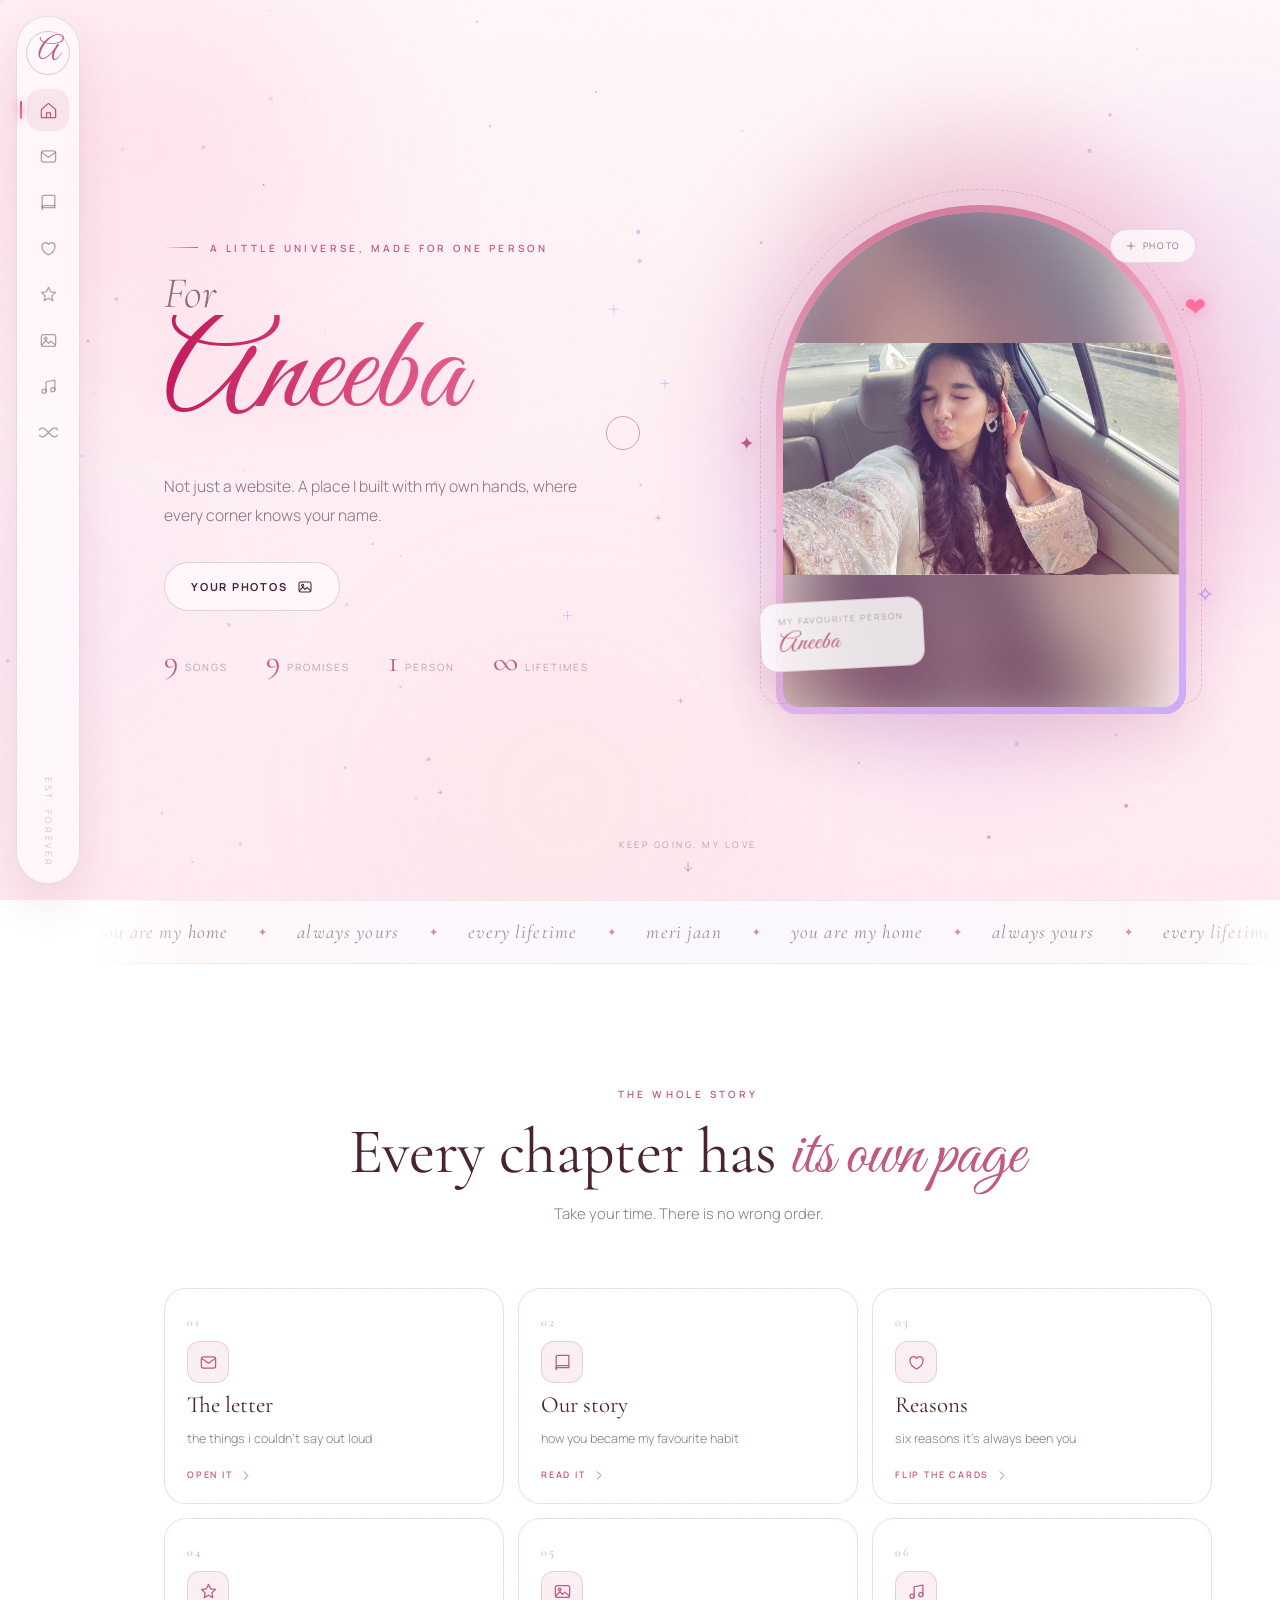
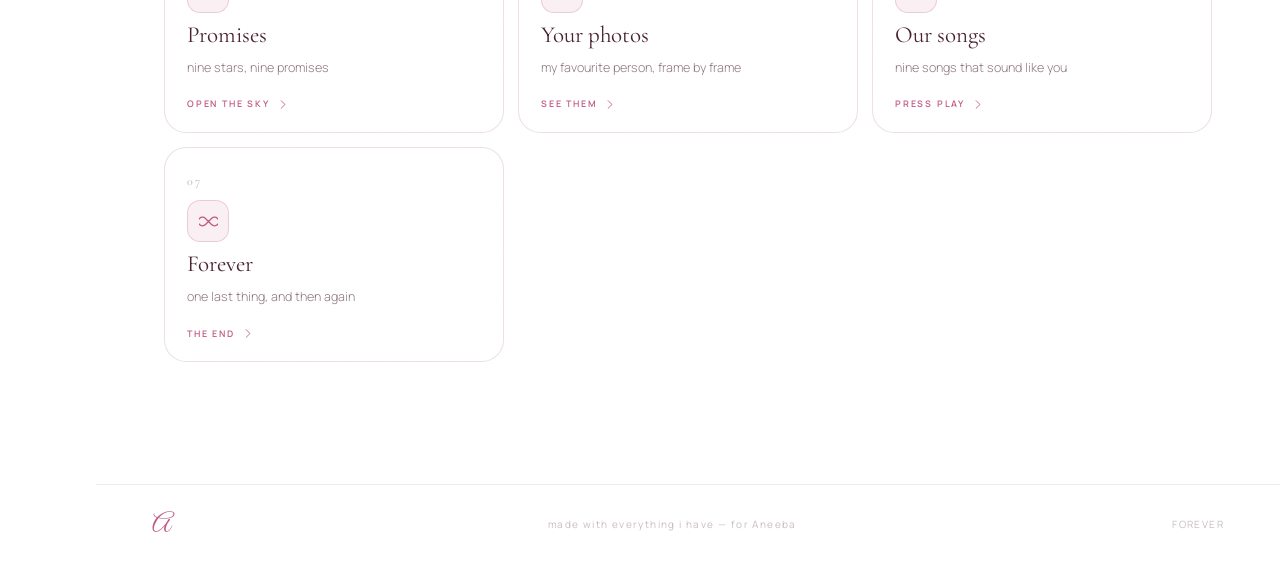
<file: index.html>
<!DOCTYPE html>
<html lang="en">
<head>
<meta charset="utf-8" />
<meta name="viewport" content="width=device-width, initial-scale=1, viewport-fit=cover" />
<title>For Aneeba — my favourite person</title>
<meta name="description" content="A little universe built for one person. A letter, a story, nine promises, photos of you and our songs." />
<meta name="theme-color" content="#fff1f6" />
<meta property="og:title" content="For Aneeba — my favourite person" />
<meta property="og:description" content="A little universe built for one person. A letter, a story, nine promises, photos of you and our songs." />
<link rel="icon" href="data:image/svg+xml,%3Csvg xmlns='http://www.w3.org/2000/svg' viewBox='0 0 100 100'%3E%3Ctext y='.9em' font-size='90'%3E%E2%9D%A4%EF%B8%8F%3C/text%3E%3C/svg%3E" />
<link rel="preconnect" href="https://fonts.googleapis.com" />
<link rel="preconnect" href="https://fonts.gstatic.com" crossorigin />
<link href="https://fonts.googleapis.com/css2?family=Cormorant+Garamond:ital,wght@0,300;0,400;0,500;0,600;1,300;1,400;1,500&family=Great+Vibes&family=Manrope:wght@300;400;500;600;700&display=swap" rel="stylesheet" />
<link rel="stylesheet" href="css/style.css?v=10" />
<noscript><style>[data-reveal]{opacity:1!important;transform:none!important}.veil{display:none!important}body{overflow:auto!important}</style></noscript>
</head>
<body class="is-loading">

<a class="skip" href="#main">Skip to content</a>

<svg class="sprite" aria-hidden="true" focusable="false">
  <symbol id="i-home" viewBox="0 0 24 24"><path d="M3 10.7 12 3l9 7.7V21H3z"/><path d="M9.5 21v-6h5v6"/></symbol>
  <symbol id="i-mail" viewBox="0 0 24 24"><rect x="3" y="5" width="18" height="14" rx="2.5"/><path d="m3.5 7 8.5 6 8.5-6"/></symbol>
  <symbol id="i-book" viewBox="0 0 24 24"><path d="M4 5.5A2.5 2.5 0 0 1 6.5 3H20v15.5H6.5A2.5 2.5 0 0 0 4 21z"/><path d="M4 18.5A2.5 2.5 0 0 1 6.5 16H20"/></symbol>
  <symbol id="i-heart" viewBox="0 0 24 24"><path d="M12 20.3S3.8 15.6 3.8 9.7A4.4 4.4 0 0 1 12 7a4.4 4.4 0 0 1 8.2 2.7c0 5.9-8.2 10.6-8.2 10.6z"/></symbol>
  <symbol id="i-star" viewBox="0 0 24 24"><path d="m12 3 2.6 5.6 6.1.8-4.5 4.3 1.2 6-5.4-3-5.4 3 1.2-6L3.3 9.4l6.1-.8z"/></symbol>
  <symbol id="i-image" viewBox="0 0 24 24"><rect x="3" y="4.5" width="18" height="15" rx="2.5"/><circle cx="8.5" cy="9.5" r="1.6"/><path d="m4 17 4.7-4.7 3.3 3.2 2.9-2.7L20 17"/></symbol>
  <symbol id="i-music" viewBox="0 0 24 24"><path d="M9 18V6l11-2v12"/><circle cx="6.5" cy="18" r="2.6"/><circle cx="17.5" cy="16" r="2.6"/></symbol>
  <symbol id="i-infinity" viewBox="0 0 24 24"><path d="M8.2 8.2a5.4 5.4 0 1 0 0 7.6c2.3-2.3 5.3-5.3 7.6-7.6a5.4 5.4 0 1 1 0 7.6c-2.3-2.3-5.3-5.3-7.6-7.6z"/></symbol>
  <symbol id="i-play" viewBox="0 0 24 24"><path d="M8 5.5v13l11-6.5z" fill="currentColor" stroke="none"/></symbol>
  <symbol id="i-pause" viewBox="0 0 24 24"><rect x="6.5" y="5" width="3.6" height="14" rx="1" fill="currentColor" stroke="none"/><rect x="13.9" y="5" width="3.6" height="14" rx="1" fill="currentColor" stroke="none"/></symbol>
  <symbol id="i-prev" viewBox="0 0 24 24"><path d="M6 5v14"/><path d="M19 5.5v13L9 12z" fill="currentColor" stroke="none"/></symbol>
  <symbol id="i-next" viewBox="0 0 24 24"><path d="M18 5v14"/><path d="M5 5.5v13L15 12z" fill="currentColor" stroke="none"/></symbol>
  <symbol id="i-close" viewBox="0 0 24 24"><path d="m5.5 5.5 13 13M18.5 5.5l-13 13"/></symbol>
  <symbol id="i-plus" viewBox="0 0 24 24"><path d="M12 5v14M5 12h14"/></symbol>
  <symbol id="i-down" viewBox="0 0 24 24"><path d="M12 4v15M6 13l6 6 6-6"/></symbol>
  <symbol id="i-left" viewBox="0 0 24 24"><path d="m14.5 5-7 7 7 7"/></symbol>
  <symbol id="i-right" viewBox="0 0 24 24"><path d="m9.5 5 7 7-7 7"/></symbol>
  <symbol id="i-menu" viewBox="0 0 24 24"><path d="M4 8h16M4 16h16"/></symbol>
  <symbol id="i-sparkle" viewBox="0 0 24 24"><path d="M12 3.5c.8 4.4 2.1 5.7 6.5 6.5-4.4.8-5.7 2.1-6.5 6.5-.8-4.4-2.1-5.7-6.5-6.5 4.4-.8 5.7-2.1 6.5-6.5z"/><path d="M18.5 15.5c.4 2.1 1 2.7 3.1 3.1-2.1.4-2.7 1-3.1 3.1-.4-2.1-1-2.7-3.1-3.1 2.1-.4 2.7-1 3.1-3.1z"/></symbol>
  <symbol id="i-lock" viewBox="0 0 24 24"><rect x="4.5" y="10" width="15" height="10.5" rx="2.5"/><path d="M8 10V7.5a4 4 0 0 1 8 0V10"/></symbol>
</svg>

<div class="veil" id="veil" role="status" aria-live="polite">
  <div class="veil__core">
    <div class="veil__ring">
      <svg viewBox="0 0 120 120"><circle class="veil__bg" cx="60" cy="60" r="54"/><circle class="veil__fg" id="veilArc" cx="60" cy="60" r="54"/></svg>
      <span class="veil__mono">A</span>
    </div>
    <p class="veil__name">For Aneeba</p>
    <p class="veil__pct" id="veilPct">0%</p>
  </div>
</div>

<div class="aurora" aria-hidden="true">
  <span class="orb orb--1"></span>
  <span class="orb orb--2"></span>
  <span class="orb orb--3"></span>
  <span class="orb orb--4"></span>
  <div class="aurora__grain"></div>
</div>
<canvas id="canvas" aria-hidden="true"></canvas>
<div class="cursor" id="cursor" aria-hidden="true"><span class="cursor__dot"></span><span class="cursor__ring"></span></div>
<div class="progress" aria-hidden="true"><span id="progressFill"></span></div>

<aside class="rail" aria-label="Main navigation">
  <a class="rail__logo" href="index.html" aria-label="Back to the start"><span>A</span></a>
  <nav class="rail__nav">
    <a class="rail__link is-active" href="index.html" aria-label="Home" aria-current="page"><svg class="ico"><use href="#i-home"/></svg><span class="rail__tip">Home</span></a>
    <a class="rail__link" href="letter.html" aria-label="Letter"><svg class="ico"><use href="#i-mail"/></svg><span class="rail__tip">Letter</span></a>
    <a class="rail__link" href="story.html" aria-label="Our story"><svg class="ico"><use href="#i-book"/></svg><span class="rail__tip">Our story</span></a>
    <a class="rail__link" href="reasons.html" aria-label="Reasons"><svg class="ico"><use href="#i-heart"/></svg><span class="rail__tip">Reasons</span></a>
    <a class="rail__link" href="promises.html" aria-label="Promises"><svg class="ico"><use href="#i-star"/></svg><span class="rail__tip">Promises</span></a>
    <a class="rail__link" href="gallery.html" aria-label="Gallery"><svg class="ico"><use href="#i-image"/></svg><span class="rail__tip">Gallery</span></a>
    <a class="rail__link" href="music.html" aria-label="Music"><svg class="ico"><use href="#i-music"/></svg><span class="rail__tip">Music</span></a>
    <a class="rail__link" href="forever.html" aria-label="Forever"><svg class="ico"><use href="#i-infinity"/></svg><span class="rail__tip">Forever</span></a>
  </nav>
  <span class="rail__foot">est. forever</span>
</aside>

<header class="topbar">
  <a class="topbar__logo" href="index.html" aria-label="Back to the start">A</a>
  <span class="topbar__tag">for Aneeba</span>
  <button class="topbar__burger" id="burger" aria-label="Open menu" aria-expanded="false" aria-controls="menu">
    <svg class="ico"><use href="#i-menu"/></svg>
  </button>
</header>

<div class="menu" id="menu" aria-hidden="true">
  <div class="menu__inner">
    <p class="menu__kicker">where would you like to go?</p>
    <nav class="menu__nav" aria-label="Mobile navigation">
      <a href="index.html" aria-current="page"><em>01</em><span>Home</span></a>
      <a href="letter.html"><em>02</em><span>The letter</span></a>
      <a href="story.html"><em>03</em><span>Our story</span></a>
      <a href="reasons.html"><em>04</em><span>Reasons</span></a>
      <a href="promises.html"><em>05</em><span>Promises</span></a>
      <a href="gallery.html"><em>06</em><span>Your photos</span></a>
      <a href="music.html"><em>07</em><span>Our songs</span></a>
      <a href="forever.html"><em>08</em><span>Forever</span></a>
    </nav>
    <p class="menu__foot">made with everything i have</p>
  </div>
</div>

<div class="page" id="main">

  <section class="hero" id="home">
    <div class="shell hero__grid">
      <div class="hero__copy">
        <p class="kicker" data-reveal><span class="kicker__line"></span>a little universe, made for one person</p>
        <h1 class="hero__title">
          <span class="hero__pre" data-reveal style="--d:.08s">For</span>
          <span class="hero__name" data-reveal style="--d:.16s">Aneeba</span>
        </h1>
        <p class="hero__lede" data-reveal style="--d:.26s">Not just a website. A place I built with my own hands, where every corner knows your name.</p>
        <div class="hero__actions" data-reveal style="--d:.34s">
          <a class="btn btn--ghost" href="gallery.html">
            <span>Your photos</span>
            <svg class="ico"><use href="#i-image"/></svg>
          </a>
        </div>
        <ul class="hero__chips" data-reveal style="--d:.42s">
          <li><b>9</b><span>songs</span></li>
          <li><b>9</b><span>promises</span></li>
          <li><b>1</b><span>person</span></li>
          <li><b>&infin;</b><span>lifetimes</span></li>
        </ul>
      </div>

      <div class="hero__art" data-reveal style="--d:.2s">
        <div class="portrait" id="portrait">
          <div class="portrait__halo"></div>
          <div class="portrait__ring"></div>
          <div class="portrait__inner">
            <div class="portrait__photo" data-photo-slot="hero">
              <img class="portrait__blur" alt="" aria-hidden="true" loading="eager" />
              <img alt="Aneeba" data-photo-img loading="eager" />
              <div class="photo-fallback">
                <span class="photo-fallback__mono">A</span>
                <span class="photo-fallback__hint">a photo of you belongs here</span>
              </div>
              <div class="portrait__sheen"></div>
            </div>
          </div>
          <span class="portrait__orbit portrait__orbit--a" aria-hidden="true">&#10084;</span>
          <span class="portrait__orbit portrait__orbit--b" aria-hidden="true">&#10022;</span>
          <span class="portrait__orbit portrait__orbit--c" aria-hidden="true">&#10023;</span>
          <div class="portrait__tag">
            <span>my favourite person</span>
            <strong>Aneeba</strong>
          </div>
          <button class="portrait__add" type="button" data-photo-pick="hero" aria-label="Add a photo to the portrait">
            <svg class="ico"><use href="#i-plus"/></svg> photo
          </button>
        </div>
      </div>
    </div>
    <a class="scroll-cue" href="#chapters" aria-label="See all the chapters">
      <span>keep going, my love</span>
      <svg class="ico"><use href="#i-down"/></svg>
    </a>
  </section>

  <div class="band" aria-hidden="true">
    <div class="band__track">
      <span>you are my home</span><i>&#10022;</i><span>always yours</span><i>&#10022;</i><span>every lifetime</span><i>&#10022;</i><span>meri jaan</span><i>&#10022;</i>
      <span>you are my home</span><i>&#10022;</i><span>always yours</span><i>&#10022;</i><span>every lifetime</span><i>&#10022;</i><span>meri jaan</span><i>&#10022;</i>
    </div>
  </div>

  <section class="section" id="chapters">
    <div class="shell">
      <div class="head head--center">
        <p class="kicker" data-reveal><span class="kicker__line"></span>the whole story</p>
        <h2 class="head__title" data-reveal style="--d:.08s">Every chapter has <em>its own page</em></h2>
        <p class="head__sub" data-reveal style="--d:.16s">Take your time. There is no wrong order.</p>
      </div>
      <div class="chapters">
        <a class="chapter-card" href="letter.html" data-reveal style="--d:.04s">
          <span class="chapter-card__no">01</span>
          <span class="chapter-card__ico"><svg class="ico"><use href="#i-mail"/></svg></span>
          <span class="chapter-card__title">The letter</span>
          <span class="chapter-card__line">the things i couldn't say out loud</span>
          <span class="chapter-card__go">open it <svg class="ico"><use href="#i-right"/></svg></span>
        </a>
        <a class="chapter-card" href="story.html" data-reveal style="--d:.08s">
          <span class="chapter-card__no">02</span>
          <span class="chapter-card__ico"><svg class="ico"><use href="#i-book"/></svg></span>
          <span class="chapter-card__title">Our story</span>
          <span class="chapter-card__line">how you became my favourite habit</span>
          <span class="chapter-card__go">read it <svg class="ico"><use href="#i-right"/></svg></span>
        </a>
        <a class="chapter-card" href="reasons.html" data-reveal style="--d:.12s">
          <span class="chapter-card__no">03</span>
          <span class="chapter-card__ico"><svg class="ico"><use href="#i-heart"/></svg></span>
          <span class="chapter-card__title">Reasons</span>
          <span class="chapter-card__line">six reasons it's always been you</span>
          <span class="chapter-card__go">flip the cards <svg class="ico"><use href="#i-right"/></svg></span>
        </a>
        <a class="chapter-card" href="promises.html" data-reveal style="--d:.16s">
          <span class="chapter-card__no">04</span>
          <span class="chapter-card__ico"><svg class="ico"><use href="#i-star"/></svg></span>
          <span class="chapter-card__title">Promises</span>
          <span class="chapter-card__line">nine stars, nine promises</span>
          <span class="chapter-card__go">open the sky <svg class="ico"><use href="#i-right"/></svg></span>
        </a>
        <a class="chapter-card" href="gallery.html" data-reveal style="--d:.2s">
          <span class="chapter-card__no">05</span>
          <span class="chapter-card__ico"><svg class="ico"><use href="#i-image"/></svg></span>
          <span class="chapter-card__title">Your photos</span>
          <span class="chapter-card__line">my favourite person, frame by frame</span>
          <span class="chapter-card__go">see them <svg class="ico"><use href="#i-right"/></svg></span>
        </a>
        <a class="chapter-card" href="music.html" data-reveal style="--d:.24s">
          <span class="chapter-card__no">06</span>
          <span class="chapter-card__ico"><svg class="ico"><use href="#i-music"/></svg></span>
          <span class="chapter-card__title">Our songs</span>
          <span class="chapter-card__line">nine songs that sound like you</span>
          <span class="chapter-card__go">press play <svg class="ico"><use href="#i-right"/></svg></span>
        </a>
        <a class="chapter-card" href="forever.html" data-reveal style="--d:.28s">
          <span class="chapter-card__no">07</span>
          <span class="chapter-card__ico"><svg class="ico"><use href="#i-infinity"/></svg></span>
          <span class="chapter-card__title">Forever</span>
          <span class="chapter-card__line">one last thing, and then again</span>
          <span class="chapter-card__go">the end <svg class="ico"><use href="#i-right"/></svg></span>
        </a>
      </div>
    </div>
  </section>

  <footer class="footer">
    <span>A</span>
    <p>made with everything i have &mdash; for Aneeba</p>
    <span class="footer__year">forever</span>
  </footer>
</div>

<div class="mini" id="mini" aria-hidden="true">
  <div class="mini__cover" id="miniCover"><span class="mini__eq"><i></i><i></i><i></i></span></div>
  <div class="mini__meta">
    <strong id="miniTitle">&mdash;</strong>
    <span id="miniArtist">&mdash;</span>
  </div>
  <div class="mini__controls">
    <button class="mini__btn" type="button" id="miniPrev" aria-label="Previous song"><svg class="ico"><use href="#i-prev"/></svg></button>
    <button class="mini__btn mini__btn--play" type="button" id="miniPlay" aria-label="Play or pause"><svg class="ico" id="miniPlayIcon"><use href="#i-play"/></svg></button>
    <button class="mini__btn" type="button" id="miniNext" aria-label="Next song"><svg class="ico"><use href="#i-next"/></svg></button>
  </div>
  <div class="mini__bar" id="miniBar" role="slider" aria-label="Song progress" aria-valuemin="0" aria-valuemax="100" aria-valuenow="0" tabindex="0">
    <span id="miniFill"></span>
  </div>
</div>
<audio id="audio" preload="metadata"></audio>

<!-- letter modal -->
<div class="modal" id="letterModal" aria-hidden="true">
  <div class="modal__scrim" data-close></div>
  <article class="paper" role="dialog" aria-modal="true" aria-labelledby="letterTitle">
    <button class="modal__close" type="button" data-close aria-label="Close the letter"><svg class="ico"><use href="#i-close"/></svg></button>
    <div class="paper__grain" aria-hidden="true"></div>
    <div class="paper__inner">
      <p class="paper__kicker">a letter, in ink &amp; light</p>
      <h2 class="paper__title" id="letterTitle">Aneeba,</h2>
      <div class="paper__body" id="letterBody"></div>
      <p class="paper__sign" id="letterSign"></p>
      <span class="paper__seal" aria-hidden="true">A</span>
    </div>
  </article>
</div>

<!-- promise modal -->
<div class="modal" id="promiseModal" aria-hidden="true">
  <div class="modal__scrim" data-close></div>
  <article class="promise" role="dialog" aria-modal="true" aria-labelledby="promiseTitle">
    <button class="modal__close" type="button" data-close aria-label="Close the promise"><svg class="ico"><use href="#i-close"/></svg></button>
    <span class="promise__no" id="promiseNo">01</span>
    <span class="promise__star" aria-hidden="true"><svg class="ico"><use href="#i-star"/></svg></span>
    <h3 class="promise__title" id="promiseTitle"></h3>
    <p class="promise__text" id="promiseText"></p>
    <p class="promise__sealed"><svg class="ico"><use href="#i-lock"/></svg> sealed &amp; kept, forever</p>
  </article>
</div>

<!-- video modal -->
<div class="modal modal--video" id="videoModal" aria-hidden="true">
  <div class="modal__scrim" data-close></div>
  <div class="video" role="dialog" aria-modal="true" aria-label="Barbaad — Jubin Nautiyal, The Rish">
    <button class="modal__close" type="button" data-close aria-label="Close video"><svg class="ico"><use href="#i-close"/></svg></button>
    <div class="video__frame">
      <iframe id="videoFrame" title="Barbaad — Jubin Nautiyal, The Rish" allow="accelerometer; autoplay; clipboard-write; encrypted-media; gyroscope; picture-in-picture; web-share" allowfullscreen></iframe>
    </div>
    <p class="video__note">barbaad &middot; jubin nautiyal, the rish</p>
  </div>
</div>

<!-- lightbox -->
<div class="lightbox" id="lightbox" aria-hidden="true">
  <button class="lightbox__close" type="button" id="lbClose" aria-label="Close photo"><svg class="ico"><use href="#i-close"/></svg></button>
  <button class="lightbox__nav lightbox__nav--prev" type="button" id="lbPrev" aria-label="Previous photo"><svg class="ico"><use href="#i-left"/></svg></button>
  <figure class="lightbox__fig">
    <img id="lbImg" alt="" />
  </figure>
  <button class="lightbox__nav lightbox__nav--next" type="button" id="lbNext" aria-label="Next photo"><svg class="ico"><use href="#i-right"/></svg></button>
</div>

<input type="file" id="photoInput" accept="image/*" hidden />
<div class="toast" id="toast" role="status" aria-live="polite"></div>
<div class="hearts" id="hearts" aria-hidden="true"></div>

<script src="js/data.js?v=10"></script>
<script src="js/app.js?v=10"></script>
</body>
</html>
</file>
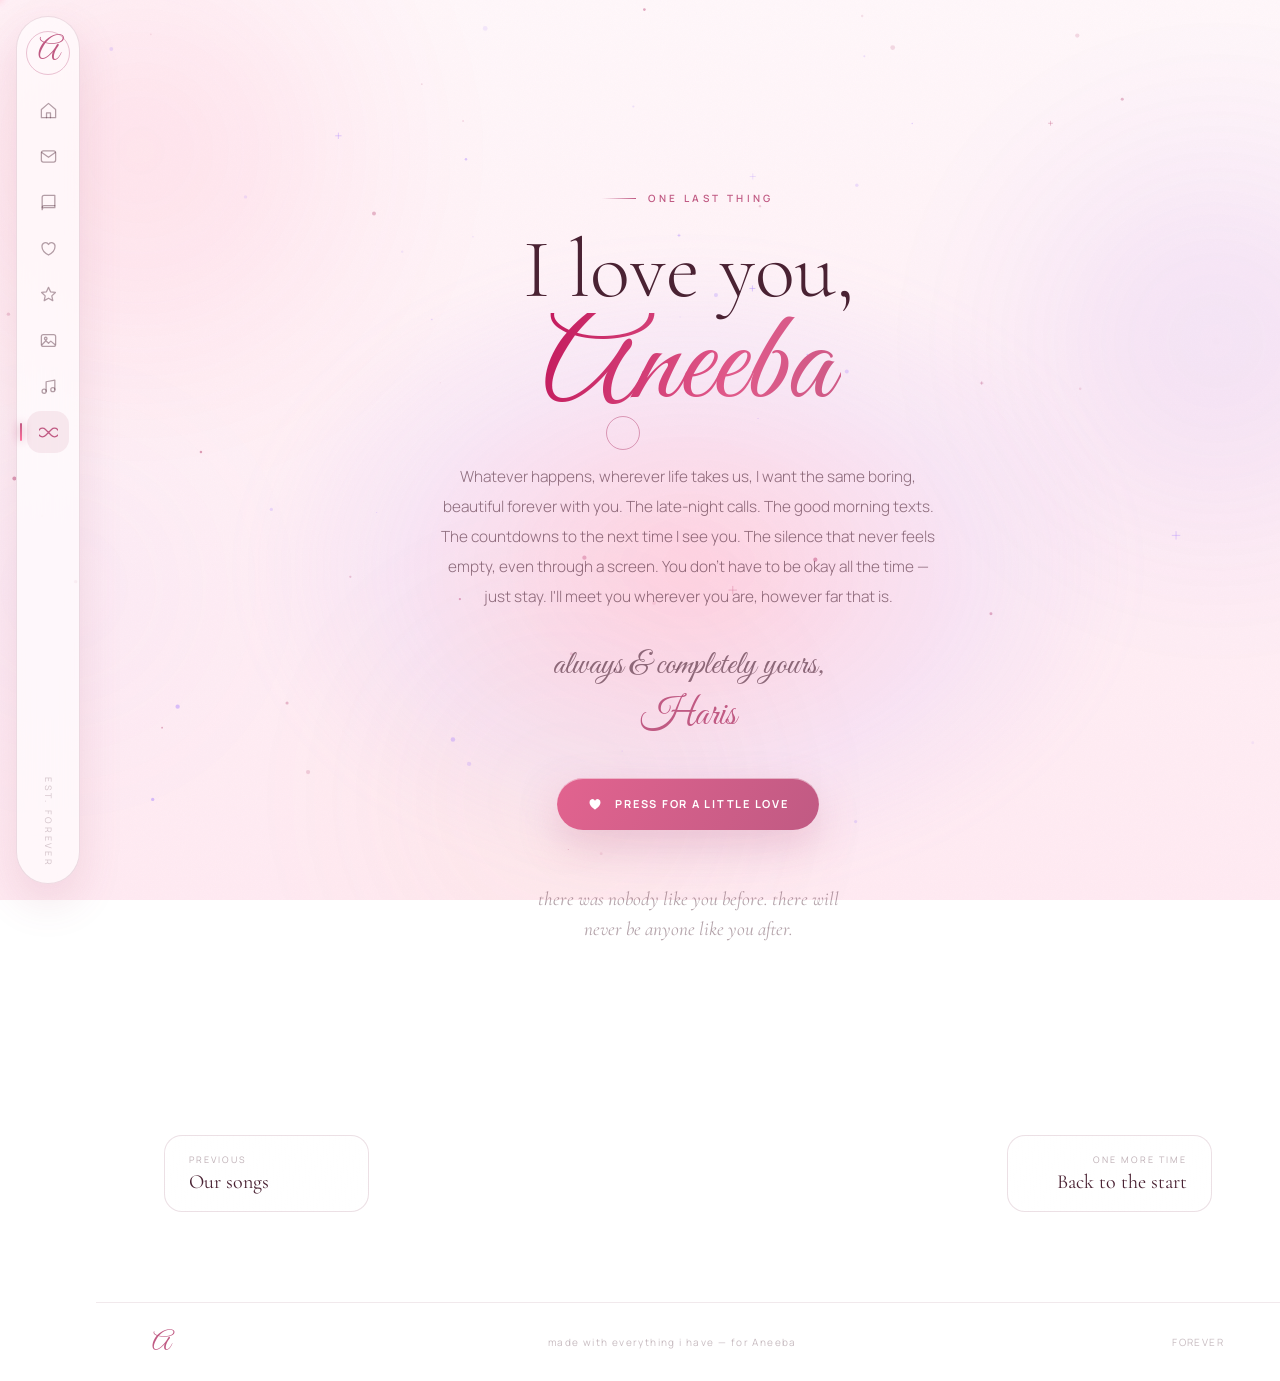
<file: forever.html>
<!DOCTYPE html>
<html lang="en">
<head>
<meta charset="utf-8" />
<meta name="viewport" content="width=device-width, initial-scale=1, viewport-fit=cover" />
<title>Forever — For Aneeba</title>
<meta name="description" content="One last thing, and then again." />
<meta name="theme-color" content="#fff1f6" />
<meta property="og:title" content="Forever — For Aneeba" />
<meta property="og:description" content="One last thing, and then again." />
<link rel="icon" href="data:image/svg+xml,%3Csvg xmlns='http://www.w3.org/2000/svg' viewBox='0 0 100 100'%3E%3Ctext y='.9em' font-size='90'%3E%E2%9D%A4%EF%B8%8F%3C/text%3E%3C/svg%3E" />
<link rel="preconnect" href="https://fonts.googleapis.com" />
<link rel="preconnect" href="https://fonts.gstatic.com" crossorigin />
<link href="https://fonts.googleapis.com/css2?family=Cormorant+Garamond:ital,wght@0,300;0,400;0,500;0,600;1,300;1,400;1,500&family=Great+Vibes&family=Manrope:wght@300;400;500;600;700&display=swap" rel="stylesheet" />
<link rel="stylesheet" href="css/style.css?v=10" />
<noscript><style>[data-reveal]{opacity:1!important;transform:none!important}.veil{display:none!important}body{overflow:auto!important}</style></noscript>
</head>
<body>

<a class="skip" href="#main">Skip to content</a>

<svg class="sprite" aria-hidden="true" focusable="false">
  <symbol id="i-home" viewBox="0 0 24 24"><path d="M3 10.7 12 3l9 7.7V21H3z"/><path d="M9.5 21v-6h5v6"/></symbol>
  <symbol id="i-mail" viewBox="0 0 24 24"><rect x="3" y="5" width="18" height="14" rx="2.5"/><path d="m3.5 7 8.5 6 8.5-6"/></symbol>
  <symbol id="i-book" viewBox="0 0 24 24"><path d="M4 5.5A2.5 2.5 0 0 1 6.5 3H20v15.5H6.5A2.5 2.5 0 0 0 4 21z"/><path d="M4 18.5A2.5 2.5 0 0 1 6.5 16H20"/></symbol>
  <symbol id="i-heart" viewBox="0 0 24 24"><path d="M12 20.3S3.8 15.6 3.8 9.7A4.4 4.4 0 0 1 12 7a4.4 4.4 0 0 1 8.2 2.7c0 5.9-8.2 10.6-8.2 10.6z"/></symbol>
  <symbol id="i-star" viewBox="0 0 24 24"><path d="m12 3 2.6 5.6 6.1.8-4.5 4.3 1.2 6-5.4-3-5.4 3 1.2-6L3.3 9.4l6.1-.8z"/></symbol>
  <symbol id="i-image" viewBox="0 0 24 24"><rect x="3" y="4.5" width="18" height="15" rx="2.5"/><circle cx="8.5" cy="9.5" r="1.6"/><path d="m4 17 4.7-4.7 3.3 3.2 2.9-2.7L20 17"/></symbol>
  <symbol id="i-music" viewBox="0 0 24 24"><path d="M9 18V6l11-2v12"/><circle cx="6.5" cy="18" r="2.6"/><circle cx="17.5" cy="16" r="2.6"/></symbol>
  <symbol id="i-infinity" viewBox="0 0 24 24"><path d="M8.2 8.2a5.4 5.4 0 1 0 0 7.6c2.3-2.3 5.3-5.3 7.6-7.6a5.4 5.4 0 1 1 0 7.6c-2.3-2.3-5.3-5.3-7.6-7.6z"/></symbol>
  <symbol id="i-play" viewBox="0 0 24 24"><path d="M8 5.5v13l11-6.5z" fill="currentColor" stroke="none"/></symbol>
  <symbol id="i-pause" viewBox="0 0 24 24"><rect x="6.5" y="5" width="3.6" height="14" rx="1" fill="currentColor" stroke="none"/><rect x="13.9" y="5" width="3.6" height="14" rx="1" fill="currentColor" stroke="none"/></symbol>
  <symbol id="i-prev" viewBox="0 0 24 24"><path d="M6 5v14"/><path d="M19 5.5v13L9 12z" fill="currentColor" stroke="none"/></symbol>
  <symbol id="i-next" viewBox="0 0 24 24"><path d="M18 5v14"/><path d="M5 5.5v13L15 12z" fill="currentColor" stroke="none"/></symbol>
  <symbol id="i-close" viewBox="0 0 24 24"><path d="m5.5 5.5 13 13M18.5 5.5l-13 13"/></symbol>
  <symbol id="i-plus" viewBox="0 0 24 24"><path d="M12 5v14M5 12h14"/></symbol>
  <symbol id="i-down" viewBox="0 0 24 24"><path d="M12 4v15M6 13l6 6 6-6"/></symbol>
  <symbol id="i-left" viewBox="0 0 24 24"><path d="m14.5 5-7 7 7 7"/></symbol>
  <symbol id="i-right" viewBox="0 0 24 24"><path d="m9.5 5 7 7-7 7"/></symbol>
  <symbol id="i-menu" viewBox="0 0 24 24"><path d="M4 8h16M4 16h16"/></symbol>
  <symbol id="i-sparkle" viewBox="0 0 24 24"><path d="M12 3.5c.8 4.4 2.1 5.7 6.5 6.5-4.4.8-5.7 2.1-6.5 6.5-.8-4.4-2.1-5.7-6.5-6.5 4.4-.8 5.7-2.1 6.5-6.5z"/><path d="M18.5 15.5c.4 2.1 1 2.7 3.1 3.1-2.1.4-2.7 1-3.1 3.1-.4-2.1-1-2.7-3.1-3.1 2.1-.4 2.7-1 3.1-3.1z"/></symbol>
  <symbol id="i-lock" viewBox="0 0 24 24"><rect x="4.5" y="10" width="15" height="10.5" rx="2.5"/><path d="M8 10V7.5a4 4 0 0 1 8 0V10"/></symbol>
</svg>

<div class="aurora" aria-hidden="true">
  <span class="orb orb--1"></span>
  <span class="orb orb--2"></span>
  <span class="orb orb--3"></span>
  <span class="orb orb--4"></span>
  <div class="aurora__grain"></div>
</div>
<canvas id="canvas" aria-hidden="true"></canvas>
<div class="cursor" id="cursor" aria-hidden="true"><span class="cursor__dot"></span><span class="cursor__ring"></span></div>
<div class="progress" aria-hidden="true"><span id="progressFill"></span></div>

<aside class="rail" aria-label="Main navigation">
  <a class="rail__logo" href="index.html" aria-label="Back to the start"><span>A</span></a>
  <nav class="rail__nav">
    <a class="rail__link" href="index.html" aria-label="Home"><svg class="ico"><use href="#i-home"/></svg><span class="rail__tip">Home</span></a>
    <a class="rail__link" href="letter.html" aria-label="Letter"><svg class="ico"><use href="#i-mail"/></svg><span class="rail__tip">Letter</span></a>
    <a class="rail__link" href="story.html" aria-label="Our story"><svg class="ico"><use href="#i-book"/></svg><span class="rail__tip">Our story</span></a>
    <a class="rail__link" href="reasons.html" aria-label="Reasons"><svg class="ico"><use href="#i-heart"/></svg><span class="rail__tip">Reasons</span></a>
    <a class="rail__link" href="promises.html" aria-label="Promises"><svg class="ico"><use href="#i-star"/></svg><span class="rail__tip">Promises</span></a>
    <a class="rail__link" href="gallery.html" aria-label="Gallery"><svg class="ico"><use href="#i-image"/></svg><span class="rail__tip">Gallery</span></a>
    <a class="rail__link" href="music.html" aria-label="Music"><svg class="ico"><use href="#i-music"/></svg><span class="rail__tip">Music</span></a>
    <a class="rail__link is-active" href="forever.html" aria-label="Forever" aria-current="page"><svg class="ico"><use href="#i-infinity"/></svg><span class="rail__tip">Forever</span></a>
  </nav>
  <span class="rail__foot">est. forever</span>
</aside>

<header class="topbar">
  <a class="topbar__logo" href="index.html" aria-label="Back to the start">A</a>
  <span class="topbar__tag">for Aneeba</span>
  <button class="topbar__burger" id="burger" aria-label="Open menu" aria-expanded="false" aria-controls="menu">
    <svg class="ico"><use href="#i-menu"/></svg>
  </button>
</header>

<div class="menu" id="menu" aria-hidden="true">
  <div class="menu__inner">
    <p class="menu__kicker">where would you like to go?</p>
    <nav class="menu__nav" aria-label="Mobile navigation">
      <a href="index.html"><em>01</em><span>Home</span></a>
      <a href="letter.html"><em>02</em><span>The letter</span></a>
      <a href="story.html"><em>03</em><span>Our story</span></a>
      <a href="reasons.html"><em>04</em><span>Reasons</span></a>
      <a href="promises.html"><em>05</em><span>Promises</span></a>
      <a href="gallery.html"><em>06</em><span>Your photos</span></a>
      <a href="music.html"><em>07</em><span>Our songs</span></a>
      <a href="forever.html" aria-current="page"><em>08</em><span>Forever</span></a>
    </nav>
    <p class="menu__foot">made with everything i have</p>
  </div>
</div>

<div class="page" id="main">

  <section class="section forever" id="forever">
    <div class="forever__glow" aria-hidden="true"></div>
    <div class="shell forever__inner">
      <p class="kicker" data-reveal><span class="kicker__line"></span>one last thing</p>
      <h2 class="forever__title" data-reveal style="--d:.1s">I love you,<br /><span>Aneeba</span></h2>
      <p class="forever__text" data-reveal style="--d:.2s">
        Whatever happens, wherever life takes us, I want the same boring, beautiful forever with you.
        The late-night calls. The good morning texts. The countdowns to the next time I see you.
        The silence that never feels empty, even through a screen.
        You don't have to be okay all the time &mdash; just stay. I'll meet you wherever you are, however far that is.
      </p>
      <p class="forever__sign" data-reveal style="--d:.28s">always &amp; completely yours,<br /><span>Haris</span></p>
      <button class="btn btn--heart" type="button" id="loveBtn" data-reveal style="--d:.36s">
        <svg class="ico"><use href="#i-heart"/></svg>
        <span>press for a little love</span>
      </button>
      <p class="forever__foot" data-reveal style="--d:.44s">there was nobody like you before. there will never be anyone like you after.</p>
    </div>
  </section><nav class="pagenav" aria-label="Page navigation">
  <a class="pagenav__link pagenav__link--prev" href="music.html"><span>previous</span><strong>Our songs</strong></a>
  <a class="pagenav__link pagenav__link--next" href="index.html"><span>one more time</span><strong>Back to the start</strong></a>
</nav>

  <footer class="footer">
    <span>A</span>
    <p>made with everything i have &mdash; for Aneeba</p>
    <span class="footer__year">forever</span>
  </footer>
</div>

<div class="mini" id="mini" aria-hidden="true">
  <div class="mini__cover" id="miniCover"><span class="mini__eq"><i></i><i></i><i></i></span></div>
  <div class="mini__meta">
    <strong id="miniTitle">&mdash;</strong>
    <span id="miniArtist">&mdash;</span>
  </div>
  <div class="mini__controls">
    <button class="mini__btn" type="button" id="miniPrev" aria-label="Previous song"><svg class="ico"><use href="#i-prev"/></svg></button>
    <button class="mini__btn mini__btn--play" type="button" id="miniPlay" aria-label="Play or pause"><svg class="ico" id="miniPlayIcon"><use href="#i-play"/></svg></button>
    <button class="mini__btn" type="button" id="miniNext" aria-label="Next song"><svg class="ico"><use href="#i-next"/></svg></button>
  </div>
  <div class="mini__bar" id="miniBar" role="slider" aria-label="Song progress" aria-valuemin="0" aria-valuemax="100" aria-valuenow="0" tabindex="0">
    <span id="miniFill"></span>
  </div>
</div>
<audio id="audio" preload="metadata"></audio>

<!-- letter modal -->
<div class="modal" id="letterModal" aria-hidden="true">
  <div class="modal__scrim" data-close></div>
  <article class="paper" role="dialog" aria-modal="true" aria-labelledby="letterTitle">
    <button class="modal__close" type="button" data-close aria-label="Close the letter"><svg class="ico"><use href="#i-close"/></svg></button>
    <div class="paper__grain" aria-hidden="true"></div>
    <div class="paper__inner">
      <p class="paper__kicker">a letter, in ink &amp; light</p>
      <h2 class="paper__title" id="letterTitle">Aneeba,</h2>
      <div class="paper__body" id="letterBody"></div>
      <p class="paper__sign" id="letterSign"></p>
      <span class="paper__seal" aria-hidden="true">A</span>
    </div>
  </article>
</div>

<!-- promise modal -->
<div class="modal" id="promiseModal" aria-hidden="true">
  <div class="modal__scrim" data-close></div>
  <article class="promise" role="dialog" aria-modal="true" aria-labelledby="promiseTitle">
    <button class="modal__close" type="button" data-close aria-label="Close the promise"><svg class="ico"><use href="#i-close"/></svg></button>
    <span class="promise__no" id="promiseNo">01</span>
    <span class="promise__star" aria-hidden="true"><svg class="ico"><use href="#i-star"/></svg></span>
    <h3 class="promise__title" id="promiseTitle"></h3>
    <p class="promise__text" id="promiseText"></p>
    <p class="promise__sealed"><svg class="ico"><use href="#i-lock"/></svg> sealed &amp; kept, forever</p>
  </article>
</div>

<!-- video modal -->
<div class="modal modal--video" id="videoModal" aria-hidden="true">
  <div class="modal__scrim" data-close></div>
  <div class="video" role="dialog" aria-modal="true" aria-label="Barbaad — Jubin Nautiyal, The Rish">
    <button class="modal__close" type="button" data-close aria-label="Close video"><svg class="ico"><use href="#i-close"/></svg></button>
    <div class="video__frame">
      <iframe id="videoFrame" title="Barbaad — Jubin Nautiyal, The Rish" allow="accelerometer; autoplay; clipboard-write; encrypted-media; gyroscope; picture-in-picture; web-share" allowfullscreen></iframe>
    </div>
    <p class="video__note">barbaad &middot; jubin nautiyal, the rish</p>
  </div>
</div>

<!-- lightbox -->
<div class="lightbox" id="lightbox" aria-hidden="true">
  <button class="lightbox__close" type="button" id="lbClose" aria-label="Close photo"><svg class="ico"><use href="#i-close"/></svg></button>
  <button class="lightbox__nav lightbox__nav--prev" type="button" id="lbPrev" aria-label="Previous photo"><svg class="ico"><use href="#i-left"/></svg></button>
  <figure class="lightbox__fig">
    <img id="lbImg" alt="" />
  </figure>
  <button class="lightbox__nav lightbox__nav--next" type="button" id="lbNext" aria-label="Next photo"><svg class="ico"><use href="#i-right"/></svg></button>
</div>

<input type="file" id="photoInput" accept="image/*" hidden />
<div class="toast" id="toast" role="status" aria-live="polite"></div>
<div class="hearts" id="hearts" aria-hidden="true"></div>

<script src="js/data.js?v=10"></script>
<script src="js/app.js?v=10"></script>
</body>
</html>
</file>
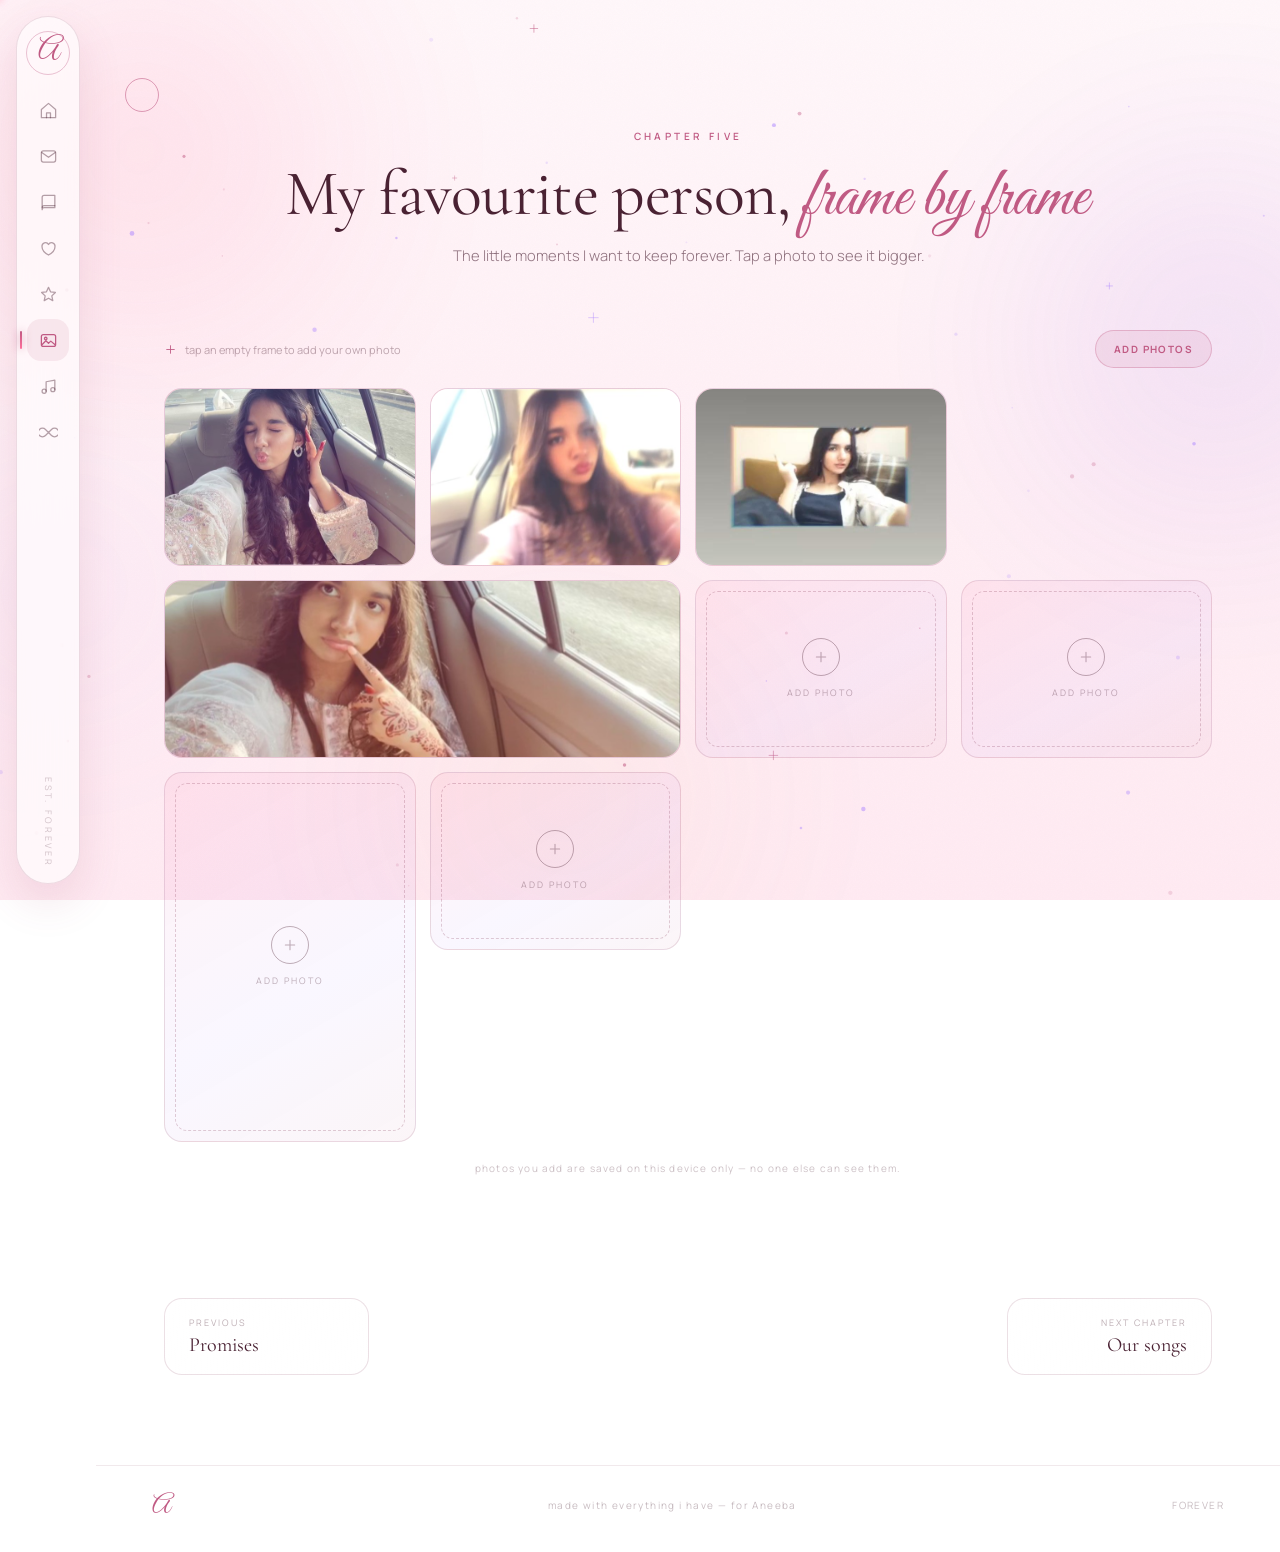
<file: gallery.html>
<!DOCTYPE html>
<html lang="en">
<head>
<meta charset="utf-8" />
<meta name="viewport" content="width=device-width, initial-scale=1, viewport-fit=cover" />
<title>Your photos — For Aneeba</title>
<meta name="description" content="My favourite person, frame by frame." />
<meta name="theme-color" content="#fff1f6" />
<meta property="og:title" content="Your photos — For Aneeba" />
<meta property="og:description" content="My favourite person, frame by frame." />
<link rel="icon" href="data:image/svg+xml,%3Csvg xmlns='http://www.w3.org/2000/svg' viewBox='0 0 100 100'%3E%3Ctext y='.9em' font-size='90'%3E%E2%9D%A4%EF%B8%8F%3C/text%3E%3C/svg%3E" />
<link rel="preconnect" href="https://fonts.googleapis.com" />
<link rel="preconnect" href="https://fonts.gstatic.com" crossorigin />
<link href="https://fonts.googleapis.com/css2?family=Cormorant+Garamond:ital,wght@0,300;0,400;0,500;0,600;1,300;1,400;1,500&family=Great+Vibes&family=Manrope:wght@300;400;500;600;700&display=swap" rel="stylesheet" />
<link rel="stylesheet" href="css/style.css?v=10" />
<noscript><style>[data-reveal]{opacity:1!important;transform:none!important}.veil{display:none!important}body{overflow:auto!important}</style></noscript>
</head>
<body>

<a class="skip" href="#main">Skip to content</a>

<svg class="sprite" aria-hidden="true" focusable="false">
  <symbol id="i-home" viewBox="0 0 24 24"><path d="M3 10.7 12 3l9 7.7V21H3z"/><path d="M9.5 21v-6h5v6"/></symbol>
  <symbol id="i-mail" viewBox="0 0 24 24"><rect x="3" y="5" width="18" height="14" rx="2.5"/><path d="m3.5 7 8.5 6 8.5-6"/></symbol>
  <symbol id="i-book" viewBox="0 0 24 24"><path d="M4 5.5A2.5 2.5 0 0 1 6.5 3H20v15.5H6.5A2.5 2.5 0 0 0 4 21z"/><path d="M4 18.5A2.5 2.5 0 0 1 6.5 16H20"/></symbol>
  <symbol id="i-heart" viewBox="0 0 24 24"><path d="M12 20.3S3.8 15.6 3.8 9.7A4.4 4.4 0 0 1 12 7a4.4 4.4 0 0 1 8.2 2.7c0 5.9-8.2 10.6-8.2 10.6z"/></symbol>
  <symbol id="i-star" viewBox="0 0 24 24"><path d="m12 3 2.6 5.6 6.1.8-4.5 4.3 1.2 6-5.4-3-5.4 3 1.2-6L3.3 9.4l6.1-.8z"/></symbol>
  <symbol id="i-image" viewBox="0 0 24 24"><rect x="3" y="4.5" width="18" height="15" rx="2.5"/><circle cx="8.5" cy="9.5" r="1.6"/><path d="m4 17 4.7-4.7 3.3 3.2 2.9-2.7L20 17"/></symbol>
  <symbol id="i-music" viewBox="0 0 24 24"><path d="M9 18V6l11-2v12"/><circle cx="6.5" cy="18" r="2.6"/><circle cx="17.5" cy="16" r="2.6"/></symbol>
  <symbol id="i-infinity" viewBox="0 0 24 24"><path d="M8.2 8.2a5.4 5.4 0 1 0 0 7.6c2.3-2.3 5.3-5.3 7.6-7.6a5.4 5.4 0 1 1 0 7.6c-2.3-2.3-5.3-5.3-7.6-7.6z"/></symbol>
  <symbol id="i-play" viewBox="0 0 24 24"><path d="M8 5.5v13l11-6.5z" fill="currentColor" stroke="none"/></symbol>
  <symbol id="i-pause" viewBox="0 0 24 24"><rect x="6.5" y="5" width="3.6" height="14" rx="1" fill="currentColor" stroke="none"/><rect x="13.9" y="5" width="3.6" height="14" rx="1" fill="currentColor" stroke="none"/></symbol>
  <symbol id="i-prev" viewBox="0 0 24 24"><path d="M6 5v14"/><path d="M19 5.5v13L9 12z" fill="currentColor" stroke="none"/></symbol>
  <symbol id="i-next" viewBox="0 0 24 24"><path d="M18 5v14"/><path d="M5 5.5v13L15 12z" fill="currentColor" stroke="none"/></symbol>
  <symbol id="i-close" viewBox="0 0 24 24"><path d="m5.5 5.5 13 13M18.5 5.5l-13 13"/></symbol>
  <symbol id="i-plus" viewBox="0 0 24 24"><path d="M12 5v14M5 12h14"/></symbol>
  <symbol id="i-down" viewBox="0 0 24 24"><path d="M12 4v15M6 13l6 6 6-6"/></symbol>
  <symbol id="i-left" viewBox="0 0 24 24"><path d="m14.5 5-7 7 7 7"/></symbol>
  <symbol id="i-right" viewBox="0 0 24 24"><path d="m9.5 5 7 7-7 7"/></symbol>
  <symbol id="i-menu" viewBox="0 0 24 24"><path d="M4 8h16M4 16h16"/></symbol>
  <symbol id="i-sparkle" viewBox="0 0 24 24"><path d="M12 3.5c.8 4.4 2.1 5.7 6.5 6.5-4.4.8-5.7 2.1-6.5 6.5-.8-4.4-2.1-5.7-6.5-6.5 4.4-.8 5.7-2.1 6.5-6.5z"/><path d="M18.5 15.5c.4 2.1 1 2.7 3.1 3.1-2.1.4-2.7 1-3.1 3.1-.4-2.1-1-2.7-3.1-3.1 2.1-.4 2.7-1 3.1-3.1z"/></symbol>
  <symbol id="i-lock" viewBox="0 0 24 24"><rect x="4.5" y="10" width="15" height="10.5" rx="2.5"/><path d="M8 10V7.5a4 4 0 0 1 8 0V10"/></symbol>
</svg>

<div class="aurora" aria-hidden="true">
  <span class="orb orb--1"></span>
  <span class="orb orb--2"></span>
  <span class="orb orb--3"></span>
  <span class="orb orb--4"></span>
  <div class="aurora__grain"></div>
</div>
<canvas id="canvas" aria-hidden="true"></canvas>
<div class="cursor" id="cursor" aria-hidden="true"><span class="cursor__dot"></span><span class="cursor__ring"></span></div>
<div class="progress" aria-hidden="true"><span id="progressFill"></span></div>

<aside class="rail" aria-label="Main navigation">
  <a class="rail__logo" href="index.html" aria-label="Back to the start"><span>A</span></a>
  <nav class="rail__nav">
    <a class="rail__link" href="index.html" aria-label="Home"><svg class="ico"><use href="#i-home"/></svg><span class="rail__tip">Home</span></a>
    <a class="rail__link" href="letter.html" aria-label="Letter"><svg class="ico"><use href="#i-mail"/></svg><span class="rail__tip">Letter</span></a>
    <a class="rail__link" href="story.html" aria-label="Our story"><svg class="ico"><use href="#i-book"/></svg><span class="rail__tip">Our story</span></a>
    <a class="rail__link" href="reasons.html" aria-label="Reasons"><svg class="ico"><use href="#i-heart"/></svg><span class="rail__tip">Reasons</span></a>
    <a class="rail__link" href="promises.html" aria-label="Promises"><svg class="ico"><use href="#i-star"/></svg><span class="rail__tip">Promises</span></a>
    <a class="rail__link is-active" href="gallery.html" aria-label="Gallery" aria-current="page"><svg class="ico"><use href="#i-image"/></svg><span class="rail__tip">Gallery</span></a>
    <a class="rail__link" href="music.html" aria-label="Music"><svg class="ico"><use href="#i-music"/></svg><span class="rail__tip">Music</span></a>
    <a class="rail__link" href="forever.html" aria-label="Forever"><svg class="ico"><use href="#i-infinity"/></svg><span class="rail__tip">Forever</span></a>
  </nav>
  <span class="rail__foot">est. forever</span>
</aside>

<header class="topbar">
  <a class="topbar__logo" href="index.html" aria-label="Back to the start">A</a>
  <span class="topbar__tag">for Aneeba</span>
  <button class="topbar__burger" id="burger" aria-label="Open menu" aria-expanded="false" aria-controls="menu">
    <svg class="ico"><use href="#i-menu"/></svg>
  </button>
</header>

<div class="menu" id="menu" aria-hidden="true">
  <div class="menu__inner">
    <p class="menu__kicker">where would you like to go?</p>
    <nav class="menu__nav" aria-label="Mobile navigation">
      <a href="index.html"><em>01</em><span>Home</span></a>
      <a href="letter.html"><em>02</em><span>The letter</span></a>
      <a href="story.html"><em>03</em><span>Our story</span></a>
      <a href="reasons.html"><em>04</em><span>Reasons</span></a>
      <a href="promises.html"><em>05</em><span>Promises</span></a>
      <a href="gallery.html" aria-current="page"><em>06</em><span>Your photos</span></a>
      <a href="music.html"><em>07</em><span>Our songs</span></a>
      <a href="forever.html"><em>08</em><span>Forever</span></a>
    </nav>
    <p class="menu__foot">made with everything i have</p>
  </div>
</div>

<div class="page" id="main">

  <section class="section" id="gallery">
    <div class="shell">
      <div class="head head--center">
        <p class="kicker" data-reveal><span class="kicker__line"></span>chapter five</p>
        <h2 class="head__title" data-reveal style="--d:.08s">My favourite person, <em>frame by frame</em></h2>
        <p class="head__sub" data-reveal style="--d:.16s">The little moments I want to keep forever. Tap a photo to see it bigger.</p>
      </div>

      <div class="gallery-bar" data-reveal>
        <span class="gallery-bar__hint"><svg class="ico"><use href="#i-plus"/></svg> tap an empty frame to add your own photo</span>
        <button class="btn btn--tiny" type="button" id="addPhotosBtn">Add photos</button>
      </div>

      <div class="gallery" id="galleryGrid"></div>
      <p class="gallery__note">photos you add are saved on this device only &mdash; no one else can see them.</p>
    </div>
  </section><nav class="pagenav" aria-label="Page navigation">
  <a class="pagenav__link pagenav__link--prev" href="promises.html"><span>previous</span><strong>Promises</strong></a>
  <a class="pagenav__link pagenav__link--next" href="music.html"><span>next chapter</span><strong>Our songs</strong></a>
</nav>

  <footer class="footer">
    <span>A</span>
    <p>made with everything i have &mdash; for Aneeba</p>
    <span class="footer__year">forever</span>
  </footer>
</div>

<div class="mini" id="mini" aria-hidden="true">
  <div class="mini__cover" id="miniCover"><span class="mini__eq"><i></i><i></i><i></i></span></div>
  <div class="mini__meta">
    <strong id="miniTitle">&mdash;</strong>
    <span id="miniArtist">&mdash;</span>
  </div>
  <div class="mini__controls">
    <button class="mini__btn" type="button" id="miniPrev" aria-label="Previous song"><svg class="ico"><use href="#i-prev"/></svg></button>
    <button class="mini__btn mini__btn--play" type="button" id="miniPlay" aria-label="Play or pause"><svg class="ico" id="miniPlayIcon"><use href="#i-play"/></svg></button>
    <button class="mini__btn" type="button" id="miniNext" aria-label="Next song"><svg class="ico"><use href="#i-next"/></svg></button>
  </div>
  <div class="mini__bar" id="miniBar" role="slider" aria-label="Song progress" aria-valuemin="0" aria-valuemax="100" aria-valuenow="0" tabindex="0">
    <span id="miniFill"></span>
  </div>
</div>
<audio id="audio" preload="metadata"></audio>

<!-- letter modal -->
<div class="modal" id="letterModal" aria-hidden="true">
  <div class="modal__scrim" data-close></div>
  <article class="paper" role="dialog" aria-modal="true" aria-labelledby="letterTitle">
    <button class="modal__close" type="button" data-close aria-label="Close the letter"><svg class="ico"><use href="#i-close"/></svg></button>
    <div class="paper__grain" aria-hidden="true"></div>
    <div class="paper__inner">
      <p class="paper__kicker">a letter, in ink &amp; light</p>
      <h2 class="paper__title" id="letterTitle">Aneeba,</h2>
      <div class="paper__body" id="letterBody"></div>
      <p class="paper__sign" id="letterSign"></p>
      <span class="paper__seal" aria-hidden="true">A</span>
    </div>
  </article>
</div>

<!-- promise modal -->
<div class="modal" id="promiseModal" aria-hidden="true">
  <div class="modal__scrim" data-close></div>
  <article class="promise" role="dialog" aria-modal="true" aria-labelledby="promiseTitle">
    <button class="modal__close" type="button" data-close aria-label="Close the promise"><svg class="ico"><use href="#i-close"/></svg></button>
    <span class="promise__no" id="promiseNo">01</span>
    <span class="promise__star" aria-hidden="true"><svg class="ico"><use href="#i-star"/></svg></span>
    <h3 class="promise__title" id="promiseTitle"></h3>
    <p class="promise__text" id="promiseText"></p>
    <p class="promise__sealed"><svg class="ico"><use href="#i-lock"/></svg> sealed &amp; kept, forever</p>
  </article>
</div>

<!-- video modal -->
<div class="modal modal--video" id="videoModal" aria-hidden="true">
  <div class="modal__scrim" data-close></div>
  <div class="video" role="dialog" aria-modal="true" aria-label="Barbaad — Jubin Nautiyal, The Rish">
    <button class="modal__close" type="button" data-close aria-label="Close video"><svg class="ico"><use href="#i-close"/></svg></button>
    <div class="video__frame">
      <iframe id="videoFrame" title="Barbaad — Jubin Nautiyal, The Rish" allow="accelerometer; autoplay; clipboard-write; encrypted-media; gyroscope; picture-in-picture; web-share" allowfullscreen></iframe>
    </div>
    <p class="video__note">barbaad &middot; jubin nautiyal, the rish</p>
  </div>
</div>

<!-- lightbox -->
<div class="lightbox" id="lightbox" aria-hidden="true">
  <button class="lightbox__close" type="button" id="lbClose" aria-label="Close photo"><svg class="ico"><use href="#i-close"/></svg></button>
  <button class="lightbox__nav lightbox__nav--prev" type="button" id="lbPrev" aria-label="Previous photo"><svg class="ico"><use href="#i-left"/></svg></button>
  <figure class="lightbox__fig">
    <img id="lbImg" alt="" />
  </figure>
  <button class="lightbox__nav lightbox__nav--next" type="button" id="lbNext" aria-label="Next photo"><svg class="ico"><use href="#i-right"/></svg></button>
</div>

<input type="file" id="photoInput" accept="image/*" hidden />
<div class="toast" id="toast" role="status" aria-live="polite"></div>
<div class="hearts" id="hearts" aria-hidden="true"></div>

<script src="js/data.js?v=10"></script>
<script src="js/app.js?v=10"></script>
</body>
</html>
</file>
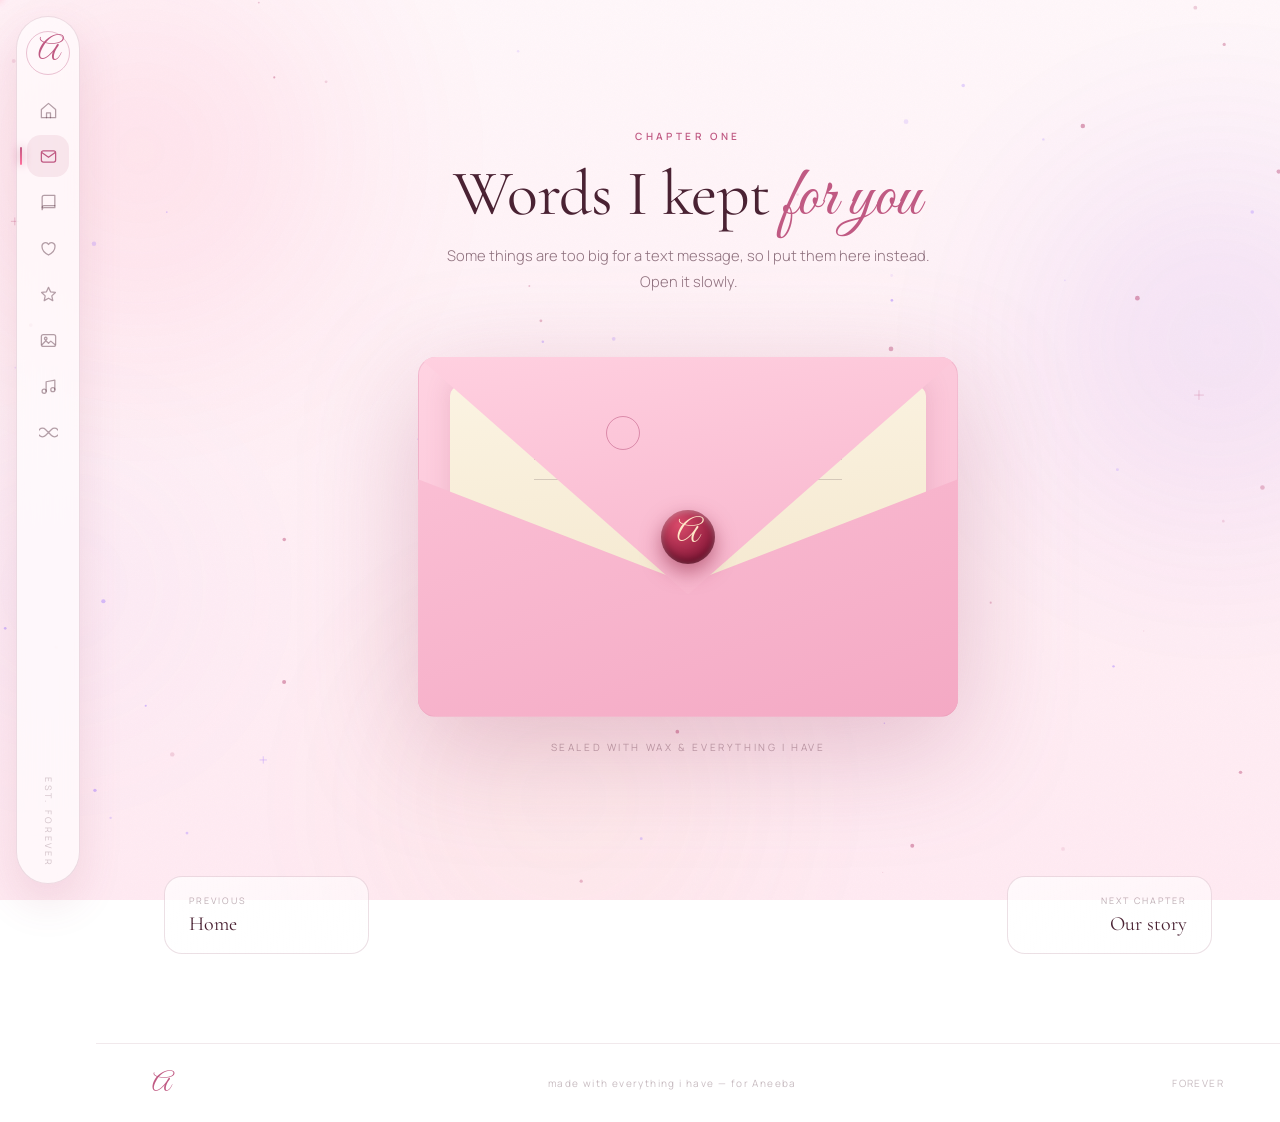
<file: letter.html>
<!DOCTYPE html>
<html lang="en">
<head>
<meta charset="utf-8" />
<meta name="viewport" content="width=device-width, initial-scale=1, viewport-fit=cover" />
<title>The letter — For Aneeba</title>
<meta name="description" content="Some things are too big for a text message." />
<meta name="theme-color" content="#fff1f6" />
<meta property="og:title" content="The letter — For Aneeba" />
<meta property="og:description" content="Some things are too big for a text message." />
<link rel="icon" href="data:image/svg+xml,%3Csvg xmlns='http://www.w3.org/2000/svg' viewBox='0 0 100 100'%3E%3Ctext y='.9em' font-size='90'%3E%E2%9D%A4%EF%B8%8F%3C/text%3E%3C/svg%3E" />
<link rel="preconnect" href="https://fonts.googleapis.com" />
<link rel="preconnect" href="https://fonts.gstatic.com" crossorigin />
<link href="https://fonts.googleapis.com/css2?family=Cormorant+Garamond:ital,wght@0,300;0,400;0,500;0,600;1,300;1,400;1,500&family=Great+Vibes&family=Manrope:wght@300;400;500;600;700&display=swap" rel="stylesheet" />
<link rel="stylesheet" href="css/style.css?v=10" />
<noscript><style>[data-reveal]{opacity:1!important;transform:none!important}.veil{display:none!important}body{overflow:auto!important}</style></noscript>
</head>
<body>

<a class="skip" href="#main">Skip to content</a>

<svg class="sprite" aria-hidden="true" focusable="false">
  <symbol id="i-home" viewBox="0 0 24 24"><path d="M3 10.7 12 3l9 7.7V21H3z"/><path d="M9.5 21v-6h5v6"/></symbol>
  <symbol id="i-mail" viewBox="0 0 24 24"><rect x="3" y="5" width="18" height="14" rx="2.5"/><path d="m3.5 7 8.5 6 8.5-6"/></symbol>
  <symbol id="i-book" viewBox="0 0 24 24"><path d="M4 5.5A2.5 2.5 0 0 1 6.5 3H20v15.5H6.5A2.5 2.5 0 0 0 4 21z"/><path d="M4 18.5A2.5 2.5 0 0 1 6.5 16H20"/></symbol>
  <symbol id="i-heart" viewBox="0 0 24 24"><path d="M12 20.3S3.8 15.6 3.8 9.7A4.4 4.4 0 0 1 12 7a4.4 4.4 0 0 1 8.2 2.7c0 5.9-8.2 10.6-8.2 10.6z"/></symbol>
  <symbol id="i-star" viewBox="0 0 24 24"><path d="m12 3 2.6 5.6 6.1.8-4.5 4.3 1.2 6-5.4-3-5.4 3 1.2-6L3.3 9.4l6.1-.8z"/></symbol>
  <symbol id="i-image" viewBox="0 0 24 24"><rect x="3" y="4.5" width="18" height="15" rx="2.5"/><circle cx="8.5" cy="9.5" r="1.6"/><path d="m4 17 4.7-4.7 3.3 3.2 2.9-2.7L20 17"/></symbol>
  <symbol id="i-music" viewBox="0 0 24 24"><path d="M9 18V6l11-2v12"/><circle cx="6.5" cy="18" r="2.6"/><circle cx="17.5" cy="16" r="2.6"/></symbol>
  <symbol id="i-infinity" viewBox="0 0 24 24"><path d="M8.2 8.2a5.4 5.4 0 1 0 0 7.6c2.3-2.3 5.3-5.3 7.6-7.6a5.4 5.4 0 1 1 0 7.6c-2.3-2.3-5.3-5.3-7.6-7.6z"/></symbol>
  <symbol id="i-play" viewBox="0 0 24 24"><path d="M8 5.5v13l11-6.5z" fill="currentColor" stroke="none"/></symbol>
  <symbol id="i-pause" viewBox="0 0 24 24"><rect x="6.5" y="5" width="3.6" height="14" rx="1" fill="currentColor" stroke="none"/><rect x="13.9" y="5" width="3.6" height="14" rx="1" fill="currentColor" stroke="none"/></symbol>
  <symbol id="i-prev" viewBox="0 0 24 24"><path d="M6 5v14"/><path d="M19 5.5v13L9 12z" fill="currentColor" stroke="none"/></symbol>
  <symbol id="i-next" viewBox="0 0 24 24"><path d="M18 5v14"/><path d="M5 5.5v13L15 12z" fill="currentColor" stroke="none"/></symbol>
  <symbol id="i-close" viewBox="0 0 24 24"><path d="m5.5 5.5 13 13M18.5 5.5l-13 13"/></symbol>
  <symbol id="i-plus" viewBox="0 0 24 24"><path d="M12 5v14M5 12h14"/></symbol>
  <symbol id="i-down" viewBox="0 0 24 24"><path d="M12 4v15M6 13l6 6 6-6"/></symbol>
  <symbol id="i-left" viewBox="0 0 24 24"><path d="m14.5 5-7 7 7 7"/></symbol>
  <symbol id="i-right" viewBox="0 0 24 24"><path d="m9.5 5 7 7-7 7"/></symbol>
  <symbol id="i-menu" viewBox="0 0 24 24"><path d="M4 8h16M4 16h16"/></symbol>
  <symbol id="i-sparkle" viewBox="0 0 24 24"><path d="M12 3.5c.8 4.4 2.1 5.7 6.5 6.5-4.4.8-5.7 2.1-6.5 6.5-.8-4.4-2.1-5.7-6.5-6.5 4.4-.8 5.7-2.1 6.5-6.5z"/><path d="M18.5 15.5c.4 2.1 1 2.7 3.1 3.1-2.1.4-2.7 1-3.1 3.1-.4-2.1-1-2.7-3.1-3.1 2.1-.4 2.7-1 3.1-3.1z"/></symbol>
  <symbol id="i-lock" viewBox="0 0 24 24"><rect x="4.5" y="10" width="15" height="10.5" rx="2.5"/><path d="M8 10V7.5a4 4 0 0 1 8 0V10"/></symbol>
</svg>

<div class="aurora" aria-hidden="true">
  <span class="orb orb--1"></span>
  <span class="orb orb--2"></span>
  <span class="orb orb--3"></span>
  <span class="orb orb--4"></span>
  <div class="aurora__grain"></div>
</div>
<canvas id="canvas" aria-hidden="true"></canvas>
<div class="cursor" id="cursor" aria-hidden="true"><span class="cursor__dot"></span><span class="cursor__ring"></span></div>
<div class="progress" aria-hidden="true"><span id="progressFill"></span></div>

<aside class="rail" aria-label="Main navigation">
  <a class="rail__logo" href="index.html" aria-label="Back to the start"><span>A</span></a>
  <nav class="rail__nav">
    <a class="rail__link" href="index.html" aria-label="Home"><svg class="ico"><use href="#i-home"/></svg><span class="rail__tip">Home</span></a>
    <a class="rail__link is-active" href="letter.html" aria-label="Letter" aria-current="page"><svg class="ico"><use href="#i-mail"/></svg><span class="rail__tip">Letter</span></a>
    <a class="rail__link" href="story.html" aria-label="Our story"><svg class="ico"><use href="#i-book"/></svg><span class="rail__tip">Our story</span></a>
    <a class="rail__link" href="reasons.html" aria-label="Reasons"><svg class="ico"><use href="#i-heart"/></svg><span class="rail__tip">Reasons</span></a>
    <a class="rail__link" href="promises.html" aria-label="Promises"><svg class="ico"><use href="#i-star"/></svg><span class="rail__tip">Promises</span></a>
    <a class="rail__link" href="gallery.html" aria-label="Gallery"><svg class="ico"><use href="#i-image"/></svg><span class="rail__tip">Gallery</span></a>
    <a class="rail__link" href="music.html" aria-label="Music"><svg class="ico"><use href="#i-music"/></svg><span class="rail__tip">Music</span></a>
    <a class="rail__link" href="forever.html" aria-label="Forever"><svg class="ico"><use href="#i-infinity"/></svg><span class="rail__tip">Forever</span></a>
  </nav>
  <span class="rail__foot">est. forever</span>
</aside>

<header class="topbar">
  <a class="topbar__logo" href="index.html" aria-label="Back to the start">A</a>
  <span class="topbar__tag">for Aneeba</span>
  <button class="topbar__burger" id="burger" aria-label="Open menu" aria-expanded="false" aria-controls="menu">
    <svg class="ico"><use href="#i-menu"/></svg>
  </button>
</header>

<div class="menu" id="menu" aria-hidden="true">
  <div class="menu__inner">
    <p class="menu__kicker">where would you like to go?</p>
    <nav class="menu__nav" aria-label="Mobile navigation">
      <a href="index.html"><em>01</em><span>Home</span></a>
      <a href="letter.html" aria-current="page"><em>02</em><span>The letter</span></a>
      <a href="story.html"><em>03</em><span>Our story</span></a>
      <a href="reasons.html"><em>04</em><span>Reasons</span></a>
      <a href="promises.html"><em>05</em><span>Promises</span></a>
      <a href="gallery.html"><em>06</em><span>Your photos</span></a>
      <a href="music.html"><em>07</em><span>Our songs</span></a>
      <a href="forever.html"><em>08</em><span>Forever</span></a>
    </nav>
    <p class="menu__foot">made with everything i have</p>
  </div>
</div>

<div class="page" id="main">

  <section class="section" id="letter">
    <div class="shell">
      <div class="head head--center">
        <p class="kicker" data-reveal><span class="kicker__line"></span>chapter one</p>
        <h2 class="head__title" data-reveal style="--d:.08s">Words I kept <em>for you</em></h2>
        <p class="head__sub" data-reveal style="--d:.16s">Some things are too big for a text message, so I put them here instead. Open it slowly.</p>
      </div>

      <div class="envelope-wrap" data-reveal style="--d:.2s">
        <button class="envelope" type="button" data-open-letter aria-label="Open the letter">
          <span class="envelope__back"></span>
          <span class="envelope__letter">
            <span class="envelope__script">For Aneeba</span>
            <span class="envelope__line"></span>
            <span class="envelope__line envelope__line--short"></span>
            <span class="envelope__line"></span>
          </span>
          <span class="envelope__front"></span>
          <span class="envelope__flap"></span>
          <span class="envelope__seal">A</span>
        </button>
        <p class="envelope__caption">sealed with wax &amp; everything i have</p>
      </div>
    </div>
  </section><nav class="pagenav" aria-label="Page navigation">
  <a class="pagenav__link pagenav__link--prev" href="index.html"><span>previous</span><strong>Home</strong></a>
  <a class="pagenav__link pagenav__link--next" href="story.html"><span>next chapter</span><strong>Our story</strong></a>
</nav>

  <footer class="footer">
    <span>A</span>
    <p>made with everything i have &mdash; for Aneeba</p>
    <span class="footer__year">forever</span>
  </footer>
</div>

<div class="mini" id="mini" aria-hidden="true">
  <div class="mini__cover" id="miniCover"><span class="mini__eq"><i></i><i></i><i></i></span></div>
  <div class="mini__meta">
    <strong id="miniTitle">&mdash;</strong>
    <span id="miniArtist">&mdash;</span>
  </div>
  <div class="mini__controls">
    <button class="mini__btn" type="button" id="miniPrev" aria-label="Previous song"><svg class="ico"><use href="#i-prev"/></svg></button>
    <button class="mini__btn mini__btn--play" type="button" id="miniPlay" aria-label="Play or pause"><svg class="ico" id="miniPlayIcon"><use href="#i-play"/></svg></button>
    <button class="mini__btn" type="button" id="miniNext" aria-label="Next song"><svg class="ico"><use href="#i-next"/></svg></button>
  </div>
  <div class="mini__bar" id="miniBar" role="slider" aria-label="Song progress" aria-valuemin="0" aria-valuemax="100" aria-valuenow="0" tabindex="0">
    <span id="miniFill"></span>
  </div>
</div>
<audio id="audio" preload="metadata"></audio>

<!-- letter modal -->
<div class="modal" id="letterModal" aria-hidden="true">
  <div class="modal__scrim" data-close></div>
  <article class="paper" role="dialog" aria-modal="true" aria-labelledby="letterTitle">
    <button class="modal__close" type="button" data-close aria-label="Close the letter"><svg class="ico"><use href="#i-close"/></svg></button>
    <div class="paper__grain" aria-hidden="true"></div>
    <div class="paper__inner">
      <p class="paper__kicker">a letter, in ink &amp; light</p>
      <h2 class="paper__title" id="letterTitle">Aneeba,</h2>
      <div class="paper__body" id="letterBody"></div>
      <p class="paper__sign" id="letterSign"></p>
      <span class="paper__seal" aria-hidden="true">A</span>
    </div>
  </article>
</div>

<!-- promise modal -->
<div class="modal" id="promiseModal" aria-hidden="true">
  <div class="modal__scrim" data-close></div>
  <article class="promise" role="dialog" aria-modal="true" aria-labelledby="promiseTitle">
    <button class="modal__close" type="button" data-close aria-label="Close the promise"><svg class="ico"><use href="#i-close"/></svg></button>
    <span class="promise__no" id="promiseNo">01</span>
    <span class="promise__star" aria-hidden="true"><svg class="ico"><use href="#i-star"/></svg></span>
    <h3 class="promise__title" id="promiseTitle"></h3>
    <p class="promise__text" id="promiseText"></p>
    <p class="promise__sealed"><svg class="ico"><use href="#i-lock"/></svg> sealed &amp; kept, forever</p>
  </article>
</div>

<!-- video modal -->
<div class="modal modal--video" id="videoModal" aria-hidden="true">
  <div class="modal__scrim" data-close></div>
  <div class="video" role="dialog" aria-modal="true" aria-label="Barbaad — Jubin Nautiyal, The Rish">
    <button class="modal__close" type="button" data-close aria-label="Close video"><svg class="ico"><use href="#i-close"/></svg></button>
    <div class="video__frame">
      <iframe id="videoFrame" title="Barbaad — Jubin Nautiyal, The Rish" allow="accelerometer; autoplay; clipboard-write; encrypted-media; gyroscope; picture-in-picture; web-share" allowfullscreen></iframe>
    </div>
    <p class="video__note">barbaad &middot; jubin nautiyal, the rish</p>
  </div>
</div>

<!-- lightbox -->
<div class="lightbox" id="lightbox" aria-hidden="true">
  <button class="lightbox__close" type="button" id="lbClose" aria-label="Close photo"><svg class="ico"><use href="#i-close"/></svg></button>
  <button class="lightbox__nav lightbox__nav--prev" type="button" id="lbPrev" aria-label="Previous photo"><svg class="ico"><use href="#i-left"/></svg></button>
  <figure class="lightbox__fig">
    <img id="lbImg" alt="" />
  </figure>
  <button class="lightbox__nav lightbox__nav--next" type="button" id="lbNext" aria-label="Next photo"><svg class="ico"><use href="#i-right"/></svg></button>
</div>

<input type="file" id="photoInput" accept="image/*" hidden />
<div class="toast" id="toast" role="status" aria-live="polite"></div>
<div class="hearts" id="hearts" aria-hidden="true"></div>

<script src="js/data.js?v=10"></script>
<script src="js/app.js?v=10"></script>
</body>
</html>
</file>
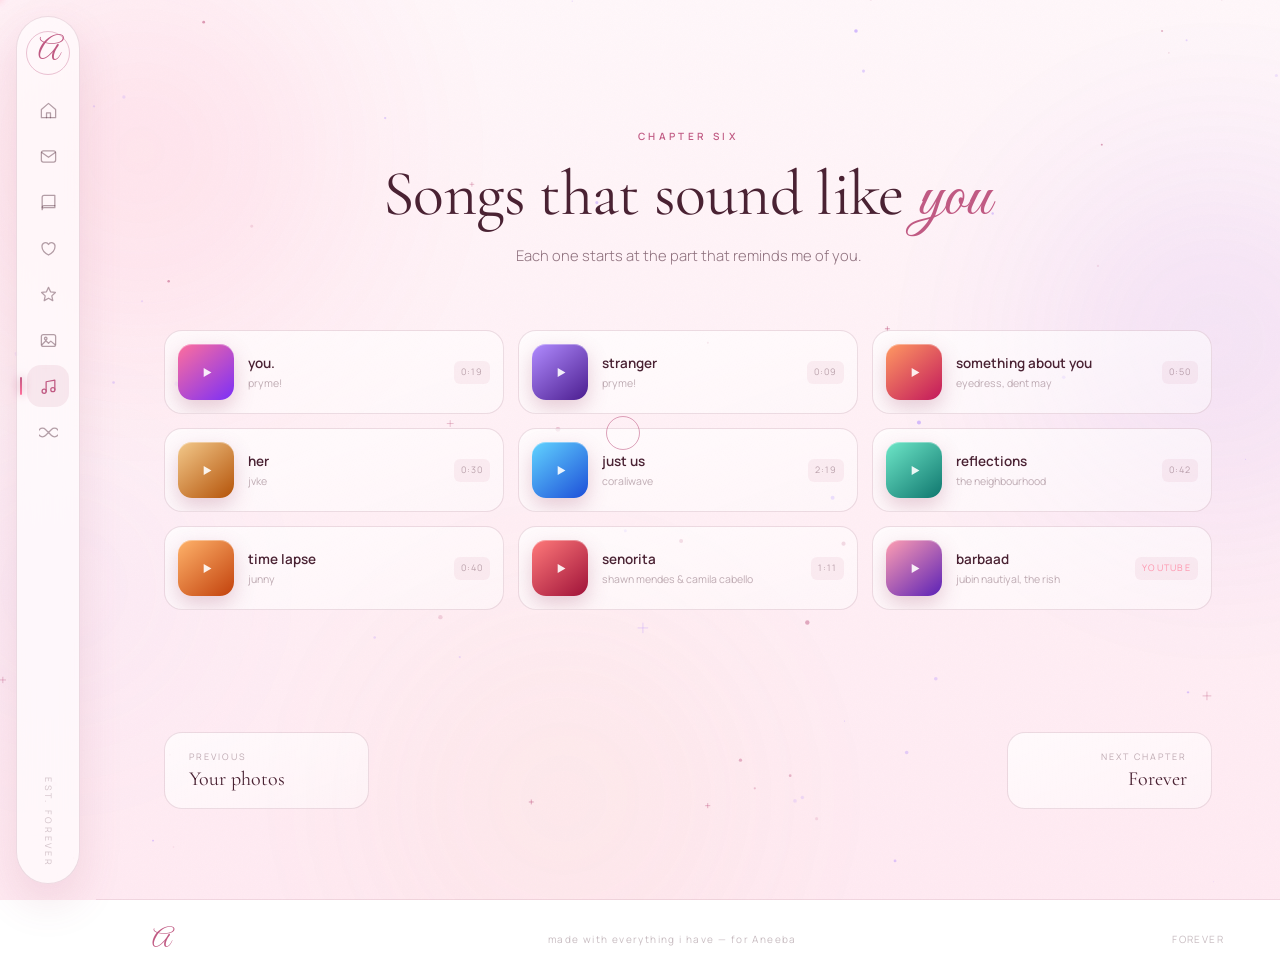
<file: music.html>
<!DOCTYPE html>
<html lang="en">
<head>
<meta charset="utf-8" />
<meta name="viewport" content="width=device-width, initial-scale=1, viewport-fit=cover" />
<title>Our songs — For Aneeba</title>
<meta name="description" content="Nine songs that sound like you." />
<meta name="theme-color" content="#fff1f6" />
<meta property="og:title" content="Our songs — For Aneeba" />
<meta property="og:description" content="Nine songs that sound like you." />
<link rel="icon" href="data:image/svg+xml,%3Csvg xmlns='http://www.w3.org/2000/svg' viewBox='0 0 100 100'%3E%3Ctext y='.9em' font-size='90'%3E%E2%9D%A4%EF%B8%8F%3C/text%3E%3C/svg%3E" />
<link rel="preconnect" href="https://fonts.googleapis.com" />
<link rel="preconnect" href="https://fonts.gstatic.com" crossorigin />
<link href="https://fonts.googleapis.com/css2?family=Cormorant+Garamond:ital,wght@0,300;0,400;0,500;0,600;1,300;1,400;1,500&family=Great+Vibes&family=Manrope:wght@300;400;500;600;700&display=swap" rel="stylesheet" />
<link rel="stylesheet" href="css/style.css?v=10" />
<noscript><style>[data-reveal]{opacity:1!important;transform:none!important}.veil{display:none!important}body{overflow:auto!important}</style></noscript>
</head>
<body>

<a class="skip" href="#main">Skip to content</a>

<svg class="sprite" aria-hidden="true" focusable="false">
  <symbol id="i-home" viewBox="0 0 24 24"><path d="M3 10.7 12 3l9 7.7V21H3z"/><path d="M9.5 21v-6h5v6"/></symbol>
  <symbol id="i-mail" viewBox="0 0 24 24"><rect x="3" y="5" width="18" height="14" rx="2.5"/><path d="m3.5 7 8.5 6 8.5-6"/></symbol>
  <symbol id="i-book" viewBox="0 0 24 24"><path d="M4 5.5A2.5 2.5 0 0 1 6.5 3H20v15.5H6.5A2.5 2.5 0 0 0 4 21z"/><path d="M4 18.5A2.5 2.5 0 0 1 6.5 16H20"/></symbol>
  <symbol id="i-heart" viewBox="0 0 24 24"><path d="M12 20.3S3.8 15.6 3.8 9.7A4.4 4.4 0 0 1 12 7a4.4 4.4 0 0 1 8.2 2.7c0 5.9-8.2 10.6-8.2 10.6z"/></symbol>
  <symbol id="i-star" viewBox="0 0 24 24"><path d="m12 3 2.6 5.6 6.1.8-4.5 4.3 1.2 6-5.4-3-5.4 3 1.2-6L3.3 9.4l6.1-.8z"/></symbol>
  <symbol id="i-image" viewBox="0 0 24 24"><rect x="3" y="4.5" width="18" height="15" rx="2.5"/><circle cx="8.5" cy="9.5" r="1.6"/><path d="m4 17 4.7-4.7 3.3 3.2 2.9-2.7L20 17"/></symbol>
  <symbol id="i-music" viewBox="0 0 24 24"><path d="M9 18V6l11-2v12"/><circle cx="6.5" cy="18" r="2.6"/><circle cx="17.5" cy="16" r="2.6"/></symbol>
  <symbol id="i-infinity" viewBox="0 0 24 24"><path d="M8.2 8.2a5.4 5.4 0 1 0 0 7.6c2.3-2.3 5.3-5.3 7.6-7.6a5.4 5.4 0 1 1 0 7.6c-2.3-2.3-5.3-5.3-7.6-7.6z"/></symbol>
  <symbol id="i-play" viewBox="0 0 24 24"><path d="M8 5.5v13l11-6.5z" fill="currentColor" stroke="none"/></symbol>
  <symbol id="i-pause" viewBox="0 0 24 24"><rect x="6.5" y="5" width="3.6" height="14" rx="1" fill="currentColor" stroke="none"/><rect x="13.9" y="5" width="3.6" height="14" rx="1" fill="currentColor" stroke="none"/></symbol>
  <symbol id="i-prev" viewBox="0 0 24 24"><path d="M6 5v14"/><path d="M19 5.5v13L9 12z" fill="currentColor" stroke="none"/></symbol>
  <symbol id="i-next" viewBox="0 0 24 24"><path d="M18 5v14"/><path d="M5 5.5v13L15 12z" fill="currentColor" stroke="none"/></symbol>
  <symbol id="i-close" viewBox="0 0 24 24"><path d="m5.5 5.5 13 13M18.5 5.5l-13 13"/></symbol>
  <symbol id="i-plus" viewBox="0 0 24 24"><path d="M12 5v14M5 12h14"/></symbol>
  <symbol id="i-down" viewBox="0 0 24 24"><path d="M12 4v15M6 13l6 6 6-6"/></symbol>
  <symbol id="i-left" viewBox="0 0 24 24"><path d="m14.5 5-7 7 7 7"/></symbol>
  <symbol id="i-right" viewBox="0 0 24 24"><path d="m9.5 5 7 7-7 7"/></symbol>
  <symbol id="i-menu" viewBox="0 0 24 24"><path d="M4 8h16M4 16h16"/></symbol>
  <symbol id="i-sparkle" viewBox="0 0 24 24"><path d="M12 3.5c.8 4.4 2.1 5.7 6.5 6.5-4.4.8-5.7 2.1-6.5 6.5-.8-4.4-2.1-5.7-6.5-6.5 4.4-.8 5.7-2.1 6.5-6.5z"/><path d="M18.5 15.5c.4 2.1 1 2.7 3.1 3.1-2.1.4-2.7 1-3.1 3.1-.4-2.1-1-2.7-3.1-3.1 2.1-.4 2.7-1 3.1-3.1z"/></symbol>
  <symbol id="i-lock" viewBox="0 0 24 24"><rect x="4.5" y="10" width="15" height="10.5" rx="2.5"/><path d="M8 10V7.5a4 4 0 0 1 8 0V10"/></symbol>
</svg>

<div class="aurora" aria-hidden="true">
  <span class="orb orb--1"></span>
  <span class="orb orb--2"></span>
  <span class="orb orb--3"></span>
  <span class="orb orb--4"></span>
  <div class="aurora__grain"></div>
</div>
<canvas id="canvas" aria-hidden="true"></canvas>
<div class="cursor" id="cursor" aria-hidden="true"><span class="cursor__dot"></span><span class="cursor__ring"></span></div>
<div class="progress" aria-hidden="true"><span id="progressFill"></span></div>

<aside class="rail" aria-label="Main navigation">
  <a class="rail__logo" href="index.html" aria-label="Back to the start"><span>A</span></a>
  <nav class="rail__nav">
    <a class="rail__link" href="index.html" aria-label="Home"><svg class="ico"><use href="#i-home"/></svg><span class="rail__tip">Home</span></a>
    <a class="rail__link" href="letter.html" aria-label="Letter"><svg class="ico"><use href="#i-mail"/></svg><span class="rail__tip">Letter</span></a>
    <a class="rail__link" href="story.html" aria-label="Our story"><svg class="ico"><use href="#i-book"/></svg><span class="rail__tip">Our story</span></a>
    <a class="rail__link" href="reasons.html" aria-label="Reasons"><svg class="ico"><use href="#i-heart"/></svg><span class="rail__tip">Reasons</span></a>
    <a class="rail__link" href="promises.html" aria-label="Promises"><svg class="ico"><use href="#i-star"/></svg><span class="rail__tip">Promises</span></a>
    <a class="rail__link" href="gallery.html" aria-label="Gallery"><svg class="ico"><use href="#i-image"/></svg><span class="rail__tip">Gallery</span></a>
    <a class="rail__link is-active" href="music.html" aria-label="Music" aria-current="page"><svg class="ico"><use href="#i-music"/></svg><span class="rail__tip">Music</span></a>
    <a class="rail__link" href="forever.html" aria-label="Forever"><svg class="ico"><use href="#i-infinity"/></svg><span class="rail__tip">Forever</span></a>
  </nav>
  <span class="rail__foot">est. forever</span>
</aside>

<header class="topbar">
  <a class="topbar__logo" href="index.html" aria-label="Back to the start">A</a>
  <span class="topbar__tag">for Aneeba</span>
  <button class="topbar__burger" id="burger" aria-label="Open menu" aria-expanded="false" aria-controls="menu">
    <svg class="ico"><use href="#i-menu"/></svg>
  </button>
</header>

<div class="menu" id="menu" aria-hidden="true">
  <div class="menu__inner">
    <p class="menu__kicker">where would you like to go?</p>
    <nav class="menu__nav" aria-label="Mobile navigation">
      <a href="index.html"><em>01</em><span>Home</span></a>
      <a href="letter.html"><em>02</em><span>The letter</span></a>
      <a href="story.html"><em>03</em><span>Our story</span></a>
      <a href="reasons.html"><em>04</em><span>Reasons</span></a>
      <a href="promises.html"><em>05</em><span>Promises</span></a>
      <a href="gallery.html"><em>06</em><span>Your photos</span></a>
      <a href="music.html" aria-current="page"><em>07</em><span>Our songs</span></a>
      <a href="forever.html"><em>08</em><span>Forever</span></a>
    </nav>
    <p class="menu__foot">made with everything i have</p>
  </div>
</div>

<div class="page" id="main">

  <section class="section" id="music">
    <div class="shell">
      <div class="head head--center">
        <p class="kicker" data-reveal><span class="kicker__line"></span>chapter six</p>
        <h2 class="head__title" data-reveal style="--d:.08s">Songs that sound like <em>you</em></h2>
        <p class="head__sub" data-reveal style="--d:.16s">Each one starts at the part that reminds me of you.</p>
      </div>
      <div class="playlist" id="playlist"></div>
    </div>
  </section><nav class="pagenav" aria-label="Page navigation">
  <a class="pagenav__link pagenav__link--prev" href="gallery.html"><span>previous</span><strong>Your photos</strong></a>
  <a class="pagenav__link pagenav__link--next" href="forever.html"><span>next chapter</span><strong>Forever</strong></a>
</nav>

  <footer class="footer">
    <span>A</span>
    <p>made with everything i have &mdash; for Aneeba</p>
    <span class="footer__year">forever</span>
  </footer>
</div>

<div class="mini" id="mini" aria-hidden="true">
  <div class="mini__cover" id="miniCover"><span class="mini__eq"><i></i><i></i><i></i></span></div>
  <div class="mini__meta">
    <strong id="miniTitle">&mdash;</strong>
    <span id="miniArtist">&mdash;</span>
  </div>
  <div class="mini__controls">
    <button class="mini__btn" type="button" id="miniPrev" aria-label="Previous song"><svg class="ico"><use href="#i-prev"/></svg></button>
    <button class="mini__btn mini__btn--play" type="button" id="miniPlay" aria-label="Play or pause"><svg class="ico" id="miniPlayIcon"><use href="#i-play"/></svg></button>
    <button class="mini__btn" type="button" id="miniNext" aria-label="Next song"><svg class="ico"><use href="#i-next"/></svg></button>
  </div>
  <div class="mini__bar" id="miniBar" role="slider" aria-label="Song progress" aria-valuemin="0" aria-valuemax="100" aria-valuenow="0" tabindex="0">
    <span id="miniFill"></span>
  </div>
</div>
<audio id="audio" preload="metadata"></audio>

<!-- letter modal -->
<div class="modal" id="letterModal" aria-hidden="true">
  <div class="modal__scrim" data-close></div>
  <article class="paper" role="dialog" aria-modal="true" aria-labelledby="letterTitle">
    <button class="modal__close" type="button" data-close aria-label="Close the letter"><svg class="ico"><use href="#i-close"/></svg></button>
    <div class="paper__grain" aria-hidden="true"></div>
    <div class="paper__inner">
      <p class="paper__kicker">a letter, in ink &amp; light</p>
      <h2 class="paper__title" id="letterTitle">Aneeba,</h2>
      <div class="paper__body" id="letterBody"></div>
      <p class="paper__sign" id="letterSign"></p>
      <span class="paper__seal" aria-hidden="true">A</span>
    </div>
  </article>
</div>

<!-- promise modal -->
<div class="modal" id="promiseModal" aria-hidden="true">
  <div class="modal__scrim" data-close></div>
  <article class="promise" role="dialog" aria-modal="true" aria-labelledby="promiseTitle">
    <button class="modal__close" type="button" data-close aria-label="Close the promise"><svg class="ico"><use href="#i-close"/></svg></button>
    <span class="promise__no" id="promiseNo">01</span>
    <span class="promise__star" aria-hidden="true"><svg class="ico"><use href="#i-star"/></svg></span>
    <h3 class="promise__title" id="promiseTitle"></h3>
    <p class="promise__text" id="promiseText"></p>
    <p class="promise__sealed"><svg class="ico"><use href="#i-lock"/></svg> sealed &amp; kept, forever</p>
  </article>
</div>

<!-- video modal -->
<div class="modal modal--video" id="videoModal" aria-hidden="true">
  <div class="modal__scrim" data-close></div>
  <div class="video" role="dialog" aria-modal="true" aria-label="Barbaad — Jubin Nautiyal, The Rish">
    <button class="modal__close" type="button" data-close aria-label="Close video"><svg class="ico"><use href="#i-close"/></svg></button>
    <div class="video__frame">
      <iframe id="videoFrame" title="Barbaad — Jubin Nautiyal, The Rish" allow="accelerometer; autoplay; clipboard-write; encrypted-media; gyroscope; picture-in-picture; web-share" allowfullscreen></iframe>
    </div>
    <p class="video__note">barbaad &middot; jubin nautiyal, the rish</p>
  </div>
</div>

<!-- lightbox -->
<div class="lightbox" id="lightbox" aria-hidden="true">
  <button class="lightbox__close" type="button" id="lbClose" aria-label="Close photo"><svg class="ico"><use href="#i-close"/></svg></button>
  <button class="lightbox__nav lightbox__nav--prev" type="button" id="lbPrev" aria-label="Previous photo"><svg class="ico"><use href="#i-left"/></svg></button>
  <figure class="lightbox__fig">
    <img id="lbImg" alt="" />
  </figure>
  <button class="lightbox__nav lightbox__nav--next" type="button" id="lbNext" aria-label="Next photo"><svg class="ico"><use href="#i-right"/></svg></button>
</div>

<input type="file" id="photoInput" accept="image/*" hidden />
<div class="toast" id="toast" role="status" aria-live="polite"></div>
<div class="hearts" id="hearts" aria-hidden="true"></div>

<script src="js/data.js?v=10"></script>
<script src="js/app.js?v=10"></script>
</body>
</html>
</file>
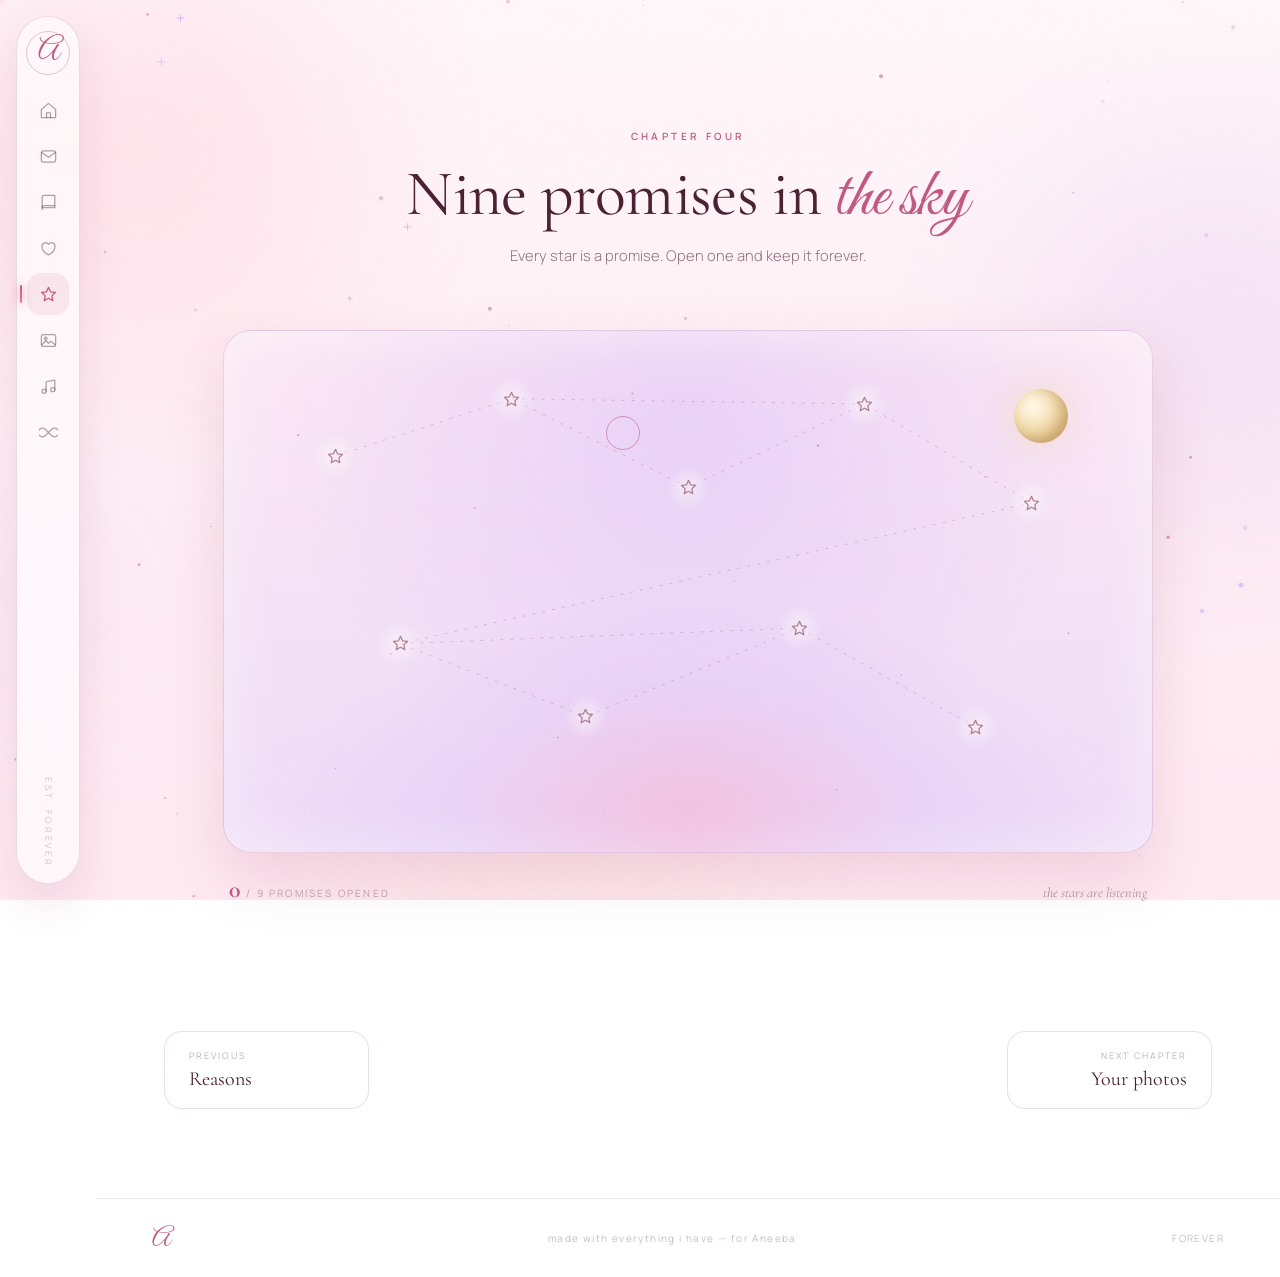
<file: promises.html>
<!DOCTYPE html>
<html lang="en">
<head>
<meta charset="utf-8" />
<meta name="viewport" content="width=device-width, initial-scale=1, viewport-fit=cover" />
<title>Promises — For Aneeba</title>
<meta name="description" content="Nine stars, nine promises." />
<meta name="theme-color" content="#fff1f6" />
<meta property="og:title" content="Promises — For Aneeba" />
<meta property="og:description" content="Nine stars, nine promises." />
<link rel="icon" href="data:image/svg+xml,%3Csvg xmlns='http://www.w3.org/2000/svg' viewBox='0 0 100 100'%3E%3Ctext y='.9em' font-size='90'%3E%E2%9D%A4%EF%B8%8F%3C/text%3E%3C/svg%3E" />
<link rel="preconnect" href="https://fonts.googleapis.com" />
<link rel="preconnect" href="https://fonts.gstatic.com" crossorigin />
<link href="https://fonts.googleapis.com/css2?family=Cormorant+Garamond:ital,wght@0,300;0,400;0,500;0,600;1,300;1,400;1,500&family=Great+Vibes&family=Manrope:wght@300;400;500;600;700&display=swap" rel="stylesheet" />
<link rel="stylesheet" href="css/style.css?v=10" />
<noscript><style>[data-reveal]{opacity:1!important;transform:none!important}.veil{display:none!important}body{overflow:auto!important}</style></noscript>
</head>
<body>

<a class="skip" href="#main">Skip to content</a>

<svg class="sprite" aria-hidden="true" focusable="false">
  <symbol id="i-home" viewBox="0 0 24 24"><path d="M3 10.7 12 3l9 7.7V21H3z"/><path d="M9.5 21v-6h5v6"/></symbol>
  <symbol id="i-mail" viewBox="0 0 24 24"><rect x="3" y="5" width="18" height="14" rx="2.5"/><path d="m3.5 7 8.5 6 8.5-6"/></symbol>
  <symbol id="i-book" viewBox="0 0 24 24"><path d="M4 5.5A2.5 2.5 0 0 1 6.5 3H20v15.5H6.5A2.5 2.5 0 0 0 4 21z"/><path d="M4 18.5A2.5 2.5 0 0 1 6.5 16H20"/></symbol>
  <symbol id="i-heart" viewBox="0 0 24 24"><path d="M12 20.3S3.8 15.6 3.8 9.7A4.4 4.4 0 0 1 12 7a4.4 4.4 0 0 1 8.2 2.7c0 5.9-8.2 10.6-8.2 10.6z"/></symbol>
  <symbol id="i-star" viewBox="0 0 24 24"><path d="m12 3 2.6 5.6 6.1.8-4.5 4.3 1.2 6-5.4-3-5.4 3 1.2-6L3.3 9.4l6.1-.8z"/></symbol>
  <symbol id="i-image" viewBox="0 0 24 24"><rect x="3" y="4.5" width="18" height="15" rx="2.5"/><circle cx="8.5" cy="9.5" r="1.6"/><path d="m4 17 4.7-4.7 3.3 3.2 2.9-2.7L20 17"/></symbol>
  <symbol id="i-music" viewBox="0 0 24 24"><path d="M9 18V6l11-2v12"/><circle cx="6.5" cy="18" r="2.6"/><circle cx="17.5" cy="16" r="2.6"/></symbol>
  <symbol id="i-infinity" viewBox="0 0 24 24"><path d="M8.2 8.2a5.4 5.4 0 1 0 0 7.6c2.3-2.3 5.3-5.3 7.6-7.6a5.4 5.4 0 1 1 0 7.6c-2.3-2.3-5.3-5.3-7.6-7.6z"/></symbol>
  <symbol id="i-play" viewBox="0 0 24 24"><path d="M8 5.5v13l11-6.5z" fill="currentColor" stroke="none"/></symbol>
  <symbol id="i-pause" viewBox="0 0 24 24"><rect x="6.5" y="5" width="3.6" height="14" rx="1" fill="currentColor" stroke="none"/><rect x="13.9" y="5" width="3.6" height="14" rx="1" fill="currentColor" stroke="none"/></symbol>
  <symbol id="i-prev" viewBox="0 0 24 24"><path d="M6 5v14"/><path d="M19 5.5v13L9 12z" fill="currentColor" stroke="none"/></symbol>
  <symbol id="i-next" viewBox="0 0 24 24"><path d="M18 5v14"/><path d="M5 5.5v13L15 12z" fill="currentColor" stroke="none"/></symbol>
  <symbol id="i-close" viewBox="0 0 24 24"><path d="m5.5 5.5 13 13M18.5 5.5l-13 13"/></symbol>
  <symbol id="i-plus" viewBox="0 0 24 24"><path d="M12 5v14M5 12h14"/></symbol>
  <symbol id="i-down" viewBox="0 0 24 24"><path d="M12 4v15M6 13l6 6 6-6"/></symbol>
  <symbol id="i-left" viewBox="0 0 24 24"><path d="m14.5 5-7 7 7 7"/></symbol>
  <symbol id="i-right" viewBox="0 0 24 24"><path d="m9.5 5 7 7-7 7"/></symbol>
  <symbol id="i-menu" viewBox="0 0 24 24"><path d="M4 8h16M4 16h16"/></symbol>
  <symbol id="i-sparkle" viewBox="0 0 24 24"><path d="M12 3.5c.8 4.4 2.1 5.7 6.5 6.5-4.4.8-5.7 2.1-6.5 6.5-.8-4.4-2.1-5.7-6.5-6.5 4.4-.8 5.7-2.1 6.5-6.5z"/><path d="M18.5 15.5c.4 2.1 1 2.7 3.1 3.1-2.1.4-2.7 1-3.1 3.1-.4-2.1-1-2.7-3.1-3.1 2.1-.4 2.7-1 3.1-3.1z"/></symbol>
  <symbol id="i-lock" viewBox="0 0 24 24"><rect x="4.5" y="10" width="15" height="10.5" rx="2.5"/><path d="M8 10V7.5a4 4 0 0 1 8 0V10"/></symbol>
</svg>

<div class="aurora" aria-hidden="true">
  <span class="orb orb--1"></span>
  <span class="orb orb--2"></span>
  <span class="orb orb--3"></span>
  <span class="orb orb--4"></span>
  <div class="aurora__grain"></div>
</div>
<canvas id="canvas" aria-hidden="true"></canvas>
<div class="cursor" id="cursor" aria-hidden="true"><span class="cursor__dot"></span><span class="cursor__ring"></span></div>
<div class="progress" aria-hidden="true"><span id="progressFill"></span></div>

<aside class="rail" aria-label="Main navigation">
  <a class="rail__logo" href="index.html" aria-label="Back to the start"><span>A</span></a>
  <nav class="rail__nav">
    <a class="rail__link" href="index.html" aria-label="Home"><svg class="ico"><use href="#i-home"/></svg><span class="rail__tip">Home</span></a>
    <a class="rail__link" href="letter.html" aria-label="Letter"><svg class="ico"><use href="#i-mail"/></svg><span class="rail__tip">Letter</span></a>
    <a class="rail__link" href="story.html" aria-label="Our story"><svg class="ico"><use href="#i-book"/></svg><span class="rail__tip">Our story</span></a>
    <a class="rail__link" href="reasons.html" aria-label="Reasons"><svg class="ico"><use href="#i-heart"/></svg><span class="rail__tip">Reasons</span></a>
    <a class="rail__link is-active" href="promises.html" aria-label="Promises" aria-current="page"><svg class="ico"><use href="#i-star"/></svg><span class="rail__tip">Promises</span></a>
    <a class="rail__link" href="gallery.html" aria-label="Gallery"><svg class="ico"><use href="#i-image"/></svg><span class="rail__tip">Gallery</span></a>
    <a class="rail__link" href="music.html" aria-label="Music"><svg class="ico"><use href="#i-music"/></svg><span class="rail__tip">Music</span></a>
    <a class="rail__link" href="forever.html" aria-label="Forever"><svg class="ico"><use href="#i-infinity"/></svg><span class="rail__tip">Forever</span></a>
  </nav>
  <span class="rail__foot">est. forever</span>
</aside>

<header class="topbar">
  <a class="topbar__logo" href="index.html" aria-label="Back to the start">A</a>
  <span class="topbar__tag">for Aneeba</span>
  <button class="topbar__burger" id="burger" aria-label="Open menu" aria-expanded="false" aria-controls="menu">
    <svg class="ico"><use href="#i-menu"/></svg>
  </button>
</header>

<div class="menu" id="menu" aria-hidden="true">
  <div class="menu__inner">
    <p class="menu__kicker">where would you like to go?</p>
    <nav class="menu__nav" aria-label="Mobile navigation">
      <a href="index.html"><em>01</em><span>Home</span></a>
      <a href="letter.html"><em>02</em><span>The letter</span></a>
      <a href="story.html"><em>03</em><span>Our story</span></a>
      <a href="reasons.html"><em>04</em><span>Reasons</span></a>
      <a href="promises.html" aria-current="page"><em>05</em><span>Promises</span></a>
      <a href="gallery.html"><em>06</em><span>Your photos</span></a>
      <a href="music.html"><em>07</em><span>Our songs</span></a>
      <a href="forever.html"><em>08</em><span>Forever</span></a>
    </nav>
    <p class="menu__foot">made with everything i have</p>
  </div>
</div>

<div class="page" id="main">

  <section class="section" id="sky">
    <div class="shell">
      <div class="head head--center">
        <p class="kicker" data-reveal><span class="kicker__line"></span>chapter four</p>
        <h2 class="head__title" data-reveal style="--d:.08s">Nine promises in <em>the sky</em></h2>
        <p class="head__sub" data-reveal style="--d:.16s">Every star is a promise. Open one and keep it forever.</p>
      </div>

      <div class="sky-wrap" data-reveal style="--d:.2s">
        <div class="sky" id="sky">
          <div class="sky__glow"></div>
          <span class="sky__moon" aria-hidden="true"></span>
          <svg class="sky__lines" id="skyLines" viewBox="0 0 100 100" preserveAspectRatio="none" aria-hidden="true"></svg>
          <div class="sky__stars" id="skyStars"></div>
        </div>
        <div class="sky__meta">
          <span class="sky__count"><b id="skyOpen">0</b> / 9 promises opened</span>
          <span class="sky__note" id="skyNote">the stars are listening</span>
        </div>
      </div>
    </div>
  </section><nav class="pagenav" aria-label="Page navigation">
  <a class="pagenav__link pagenav__link--prev" href="reasons.html"><span>previous</span><strong>Reasons</strong></a>
  <a class="pagenav__link pagenav__link--next" href="gallery.html"><span>next chapter</span><strong>Your photos</strong></a>
</nav>

  <footer class="footer">
    <span>A</span>
    <p>made with everything i have &mdash; for Aneeba</p>
    <span class="footer__year">forever</span>
  </footer>
</div>

<div class="mini" id="mini" aria-hidden="true">
  <div class="mini__cover" id="miniCover"><span class="mini__eq"><i></i><i></i><i></i></span></div>
  <div class="mini__meta">
    <strong id="miniTitle">&mdash;</strong>
    <span id="miniArtist">&mdash;</span>
  </div>
  <div class="mini__controls">
    <button class="mini__btn" type="button" id="miniPrev" aria-label="Previous song"><svg class="ico"><use href="#i-prev"/></svg></button>
    <button class="mini__btn mini__btn--play" type="button" id="miniPlay" aria-label="Play or pause"><svg class="ico" id="miniPlayIcon"><use href="#i-play"/></svg></button>
    <button class="mini__btn" type="button" id="miniNext" aria-label="Next song"><svg class="ico"><use href="#i-next"/></svg></button>
  </div>
  <div class="mini__bar" id="miniBar" role="slider" aria-label="Song progress" aria-valuemin="0" aria-valuemax="100" aria-valuenow="0" tabindex="0">
    <span id="miniFill"></span>
  </div>
</div>
<audio id="audio" preload="metadata"></audio>

<!-- letter modal -->
<div class="modal" id="letterModal" aria-hidden="true">
  <div class="modal__scrim" data-close></div>
  <article class="paper" role="dialog" aria-modal="true" aria-labelledby="letterTitle">
    <button class="modal__close" type="button" data-close aria-label="Close the letter"><svg class="ico"><use href="#i-close"/></svg></button>
    <div class="paper__grain" aria-hidden="true"></div>
    <div class="paper__inner">
      <p class="paper__kicker">a letter, in ink &amp; light</p>
      <h2 class="paper__title" id="letterTitle">Aneeba,</h2>
      <div class="paper__body" id="letterBody"></div>
      <p class="paper__sign" id="letterSign"></p>
      <span class="paper__seal" aria-hidden="true">A</span>
    </div>
  </article>
</div>

<!-- promise modal -->
<div class="modal" id="promiseModal" aria-hidden="true">
  <div class="modal__scrim" data-close></div>
  <article class="promise" role="dialog" aria-modal="true" aria-labelledby="promiseTitle">
    <button class="modal__close" type="button" data-close aria-label="Close the promise"><svg class="ico"><use href="#i-close"/></svg></button>
    <span class="promise__no" id="promiseNo">01</span>
    <span class="promise__star" aria-hidden="true"><svg class="ico"><use href="#i-star"/></svg></span>
    <h3 class="promise__title" id="promiseTitle"></h3>
    <p class="promise__text" id="promiseText"></p>
    <p class="promise__sealed"><svg class="ico"><use href="#i-lock"/></svg> sealed &amp; kept, forever</p>
  </article>
</div>

<!-- video modal -->
<div class="modal modal--video" id="videoModal" aria-hidden="true">
  <div class="modal__scrim" data-close></div>
  <div class="video" role="dialog" aria-modal="true" aria-label="Barbaad — Jubin Nautiyal, The Rish">
    <button class="modal__close" type="button" data-close aria-label="Close video"><svg class="ico"><use href="#i-close"/></svg></button>
    <div class="video__frame">
      <iframe id="videoFrame" title="Barbaad — Jubin Nautiyal, The Rish" allow="accelerometer; autoplay; clipboard-write; encrypted-media; gyroscope; picture-in-picture; web-share" allowfullscreen></iframe>
    </div>
    <p class="video__note">barbaad &middot; jubin nautiyal, the rish</p>
  </div>
</div>

<!-- lightbox -->
<div class="lightbox" id="lightbox" aria-hidden="true">
  <button class="lightbox__close" type="button" id="lbClose" aria-label="Close photo"><svg class="ico"><use href="#i-close"/></svg></button>
  <button class="lightbox__nav lightbox__nav--prev" type="button" id="lbPrev" aria-label="Previous photo"><svg class="ico"><use href="#i-left"/></svg></button>
  <figure class="lightbox__fig">
    <img id="lbImg" alt="" />
  </figure>
  <button class="lightbox__nav lightbox__nav--next" type="button" id="lbNext" aria-label="Next photo"><svg class="ico"><use href="#i-right"/></svg></button>
</div>

<input type="file" id="photoInput" accept="image/*" hidden />
<div class="toast" id="toast" role="status" aria-live="polite"></div>
<div class="hearts" id="hearts" aria-hidden="true"></div>

<script src="js/data.js?v=10"></script>
<script src="js/app.js?v=10"></script>
</body>
</html>
</file>
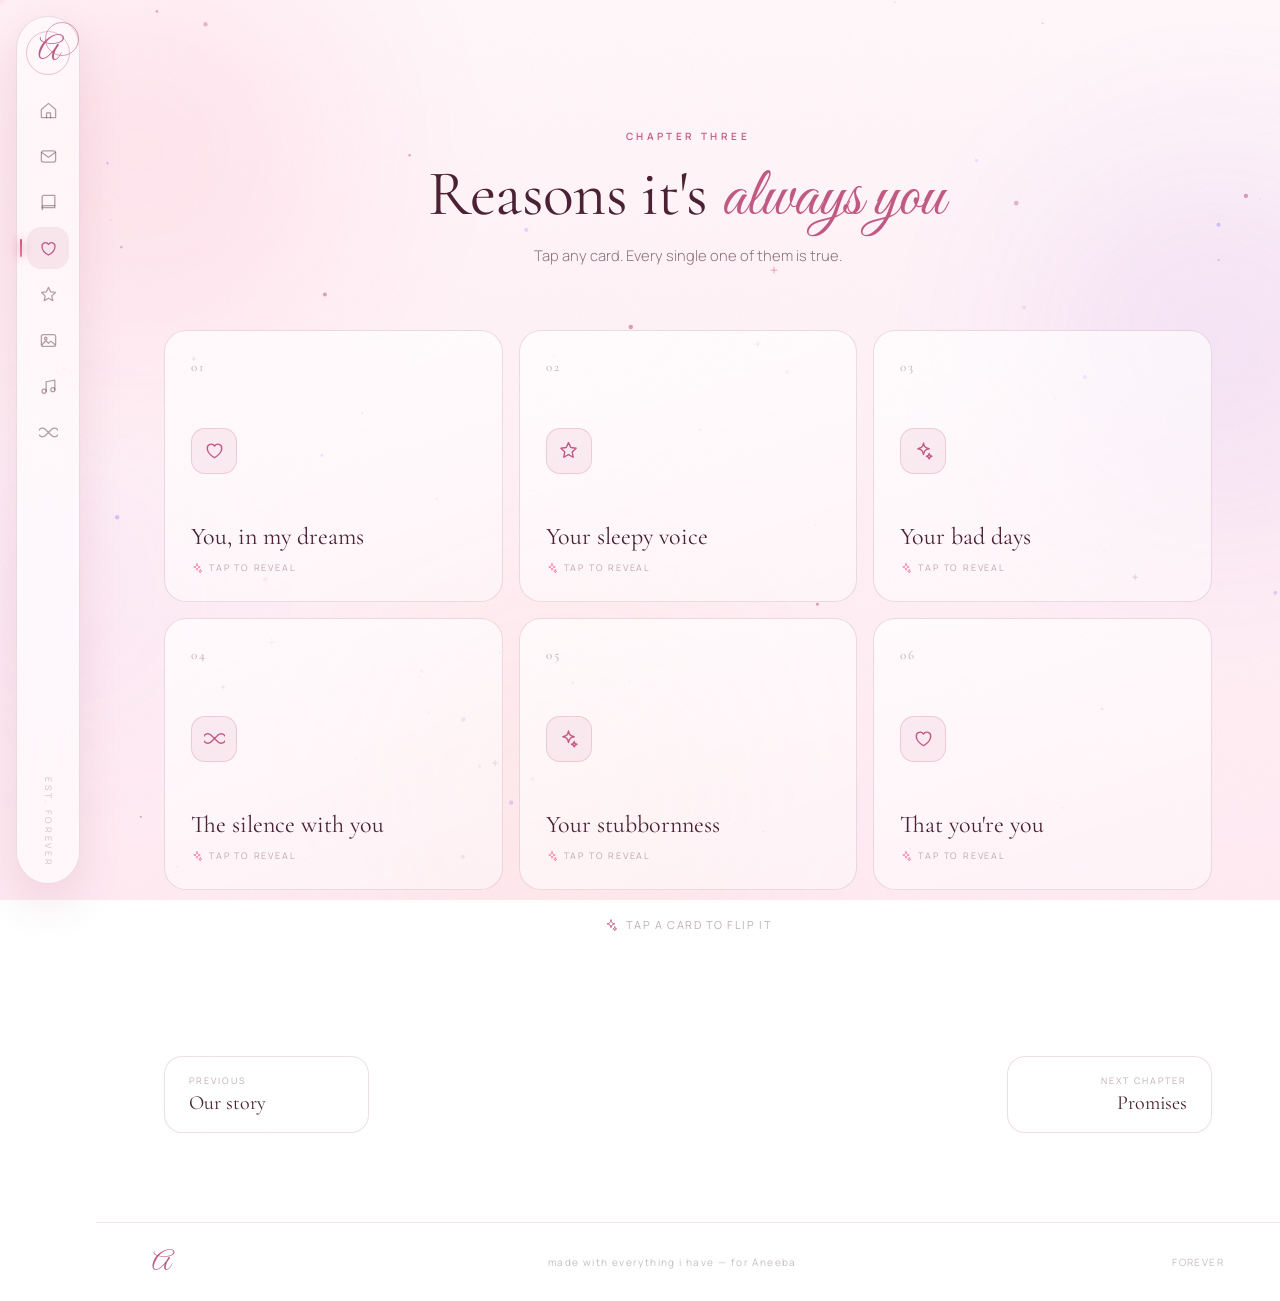
<file: reasons.html>
<!DOCTYPE html>
<html lang="en">
<head>
<meta charset="utf-8" />
<meta name="viewport" content="width=device-width, initial-scale=1, viewport-fit=cover" />
<title>Reasons — For Aneeba</title>
<meta name="description" content="Six little reasons it's always you." />
<meta name="theme-color" content="#fff1f6" />
<meta property="og:title" content="Reasons — For Aneeba" />
<meta property="og:description" content="Six little reasons it's always you." />
<link rel="icon" href="data:image/svg+xml,%3Csvg xmlns='http://www.w3.org/2000/svg' viewBox='0 0 100 100'%3E%3Ctext y='.9em' font-size='90'%3E%E2%9D%A4%EF%B8%8F%3C/text%3E%3C/svg%3E" />
<link rel="preconnect" href="https://fonts.googleapis.com" />
<link rel="preconnect" href="https://fonts.gstatic.com" crossorigin />
<link href="https://fonts.googleapis.com/css2?family=Cormorant+Garamond:ital,wght@0,300;0,400;0,500;0,600;1,300;1,400;1,500&family=Great+Vibes&family=Manrope:wght@300;400;500;600;700&display=swap" rel="stylesheet" />
<link rel="stylesheet" href="css/style.css?v=10" />
<noscript><style>[data-reveal]{opacity:1!important;transform:none!important}.veil{display:none!important}body{overflow:auto!important}</style></noscript>
</head>
<body>

<a class="skip" href="#main">Skip to content</a>

<svg class="sprite" aria-hidden="true" focusable="false">
  <symbol id="i-home" viewBox="0 0 24 24"><path d="M3 10.7 12 3l9 7.7V21H3z"/><path d="M9.5 21v-6h5v6"/></symbol>
  <symbol id="i-mail" viewBox="0 0 24 24"><rect x="3" y="5" width="18" height="14" rx="2.5"/><path d="m3.5 7 8.5 6 8.5-6"/></symbol>
  <symbol id="i-book" viewBox="0 0 24 24"><path d="M4 5.5A2.5 2.5 0 0 1 6.5 3H20v15.5H6.5A2.5 2.5 0 0 0 4 21z"/><path d="M4 18.5A2.5 2.5 0 0 1 6.5 16H20"/></symbol>
  <symbol id="i-heart" viewBox="0 0 24 24"><path d="M12 20.3S3.8 15.6 3.8 9.7A4.4 4.4 0 0 1 12 7a4.4 4.4 0 0 1 8.2 2.7c0 5.9-8.2 10.6-8.2 10.6z"/></symbol>
  <symbol id="i-star" viewBox="0 0 24 24"><path d="m12 3 2.6 5.6 6.1.8-4.5 4.3 1.2 6-5.4-3-5.4 3 1.2-6L3.3 9.4l6.1-.8z"/></symbol>
  <symbol id="i-image" viewBox="0 0 24 24"><rect x="3" y="4.5" width="18" height="15" rx="2.5"/><circle cx="8.5" cy="9.5" r="1.6"/><path d="m4 17 4.7-4.7 3.3 3.2 2.9-2.7L20 17"/></symbol>
  <symbol id="i-music" viewBox="0 0 24 24"><path d="M9 18V6l11-2v12"/><circle cx="6.5" cy="18" r="2.6"/><circle cx="17.5" cy="16" r="2.6"/></symbol>
  <symbol id="i-infinity" viewBox="0 0 24 24"><path d="M8.2 8.2a5.4 5.4 0 1 0 0 7.6c2.3-2.3 5.3-5.3 7.6-7.6a5.4 5.4 0 1 1 0 7.6c-2.3-2.3-5.3-5.3-7.6-7.6z"/></symbol>
  <symbol id="i-play" viewBox="0 0 24 24"><path d="M8 5.5v13l11-6.5z" fill="currentColor" stroke="none"/></symbol>
  <symbol id="i-pause" viewBox="0 0 24 24"><rect x="6.5" y="5" width="3.6" height="14" rx="1" fill="currentColor" stroke="none"/><rect x="13.9" y="5" width="3.6" height="14" rx="1" fill="currentColor" stroke="none"/></symbol>
  <symbol id="i-prev" viewBox="0 0 24 24"><path d="M6 5v14"/><path d="M19 5.5v13L9 12z" fill="currentColor" stroke="none"/></symbol>
  <symbol id="i-next" viewBox="0 0 24 24"><path d="M18 5v14"/><path d="M5 5.5v13L15 12z" fill="currentColor" stroke="none"/></symbol>
  <symbol id="i-close" viewBox="0 0 24 24"><path d="m5.5 5.5 13 13M18.5 5.5l-13 13"/></symbol>
  <symbol id="i-plus" viewBox="0 0 24 24"><path d="M12 5v14M5 12h14"/></symbol>
  <symbol id="i-down" viewBox="0 0 24 24"><path d="M12 4v15M6 13l6 6 6-6"/></symbol>
  <symbol id="i-left" viewBox="0 0 24 24"><path d="m14.5 5-7 7 7 7"/></symbol>
  <symbol id="i-right" viewBox="0 0 24 24"><path d="m9.5 5 7 7-7 7"/></symbol>
  <symbol id="i-menu" viewBox="0 0 24 24"><path d="M4 8h16M4 16h16"/></symbol>
  <symbol id="i-sparkle" viewBox="0 0 24 24"><path d="M12 3.5c.8 4.4 2.1 5.7 6.5 6.5-4.4.8-5.7 2.1-6.5 6.5-.8-4.4-2.1-5.7-6.5-6.5 4.4-.8 5.7-2.1 6.5-6.5z"/><path d="M18.5 15.5c.4 2.1 1 2.7 3.1 3.1-2.1.4-2.7 1-3.1 3.1-.4-2.1-1-2.7-3.1-3.1 2.1-.4 2.7-1 3.1-3.1z"/></symbol>
  <symbol id="i-lock" viewBox="0 0 24 24"><rect x="4.5" y="10" width="15" height="10.5" rx="2.5"/><path d="M8 10V7.5a4 4 0 0 1 8 0V10"/></symbol>
</svg>

<div class="aurora" aria-hidden="true">
  <span class="orb orb--1"></span>
  <span class="orb orb--2"></span>
  <span class="orb orb--3"></span>
  <span class="orb orb--4"></span>
  <div class="aurora__grain"></div>
</div>
<canvas id="canvas" aria-hidden="true"></canvas>
<div class="cursor" id="cursor" aria-hidden="true"><span class="cursor__dot"></span><span class="cursor__ring"></span></div>
<div class="progress" aria-hidden="true"><span id="progressFill"></span></div>

<aside class="rail" aria-label="Main navigation">
  <a class="rail__logo" href="index.html" aria-label="Back to the start"><span>A</span></a>
  <nav class="rail__nav">
    <a class="rail__link" href="index.html" aria-label="Home"><svg class="ico"><use href="#i-home"/></svg><span class="rail__tip">Home</span></a>
    <a class="rail__link" href="letter.html" aria-label="Letter"><svg class="ico"><use href="#i-mail"/></svg><span class="rail__tip">Letter</span></a>
    <a class="rail__link" href="story.html" aria-label="Our story"><svg class="ico"><use href="#i-book"/></svg><span class="rail__tip">Our story</span></a>
    <a class="rail__link is-active" href="reasons.html" aria-label="Reasons" aria-current="page"><svg class="ico"><use href="#i-heart"/></svg><span class="rail__tip">Reasons</span></a>
    <a class="rail__link" href="promises.html" aria-label="Promises"><svg class="ico"><use href="#i-star"/></svg><span class="rail__tip">Promises</span></a>
    <a class="rail__link" href="gallery.html" aria-label="Gallery"><svg class="ico"><use href="#i-image"/></svg><span class="rail__tip">Gallery</span></a>
    <a class="rail__link" href="music.html" aria-label="Music"><svg class="ico"><use href="#i-music"/></svg><span class="rail__tip">Music</span></a>
    <a class="rail__link" href="forever.html" aria-label="Forever"><svg class="ico"><use href="#i-infinity"/></svg><span class="rail__tip">Forever</span></a>
  </nav>
  <span class="rail__foot">est. forever</span>
</aside>

<header class="topbar">
  <a class="topbar__logo" href="index.html" aria-label="Back to the start">A</a>
  <span class="topbar__tag">for Aneeba</span>
  <button class="topbar__burger" id="burger" aria-label="Open menu" aria-expanded="false" aria-controls="menu">
    <svg class="ico"><use href="#i-menu"/></svg>
  </button>
</header>

<div class="menu" id="menu" aria-hidden="true">
  <div class="menu__inner">
    <p class="menu__kicker">where would you like to go?</p>
    <nav class="menu__nav" aria-label="Mobile navigation">
      <a href="index.html"><em>01</em><span>Home</span></a>
      <a href="letter.html"><em>02</em><span>The letter</span></a>
      <a href="story.html"><em>03</em><span>Our story</span></a>
      <a href="reasons.html" aria-current="page"><em>04</em><span>Reasons</span></a>
      <a href="promises.html"><em>05</em><span>Promises</span></a>
      <a href="gallery.html"><em>06</em><span>Your photos</span></a>
      <a href="music.html"><em>07</em><span>Our songs</span></a>
      <a href="forever.html"><em>08</em><span>Forever</span></a>
    </nav>
    <p class="menu__foot">made with everything i have</p>
  </div>
</div>

<div class="page" id="main">

  <section class="section" id="reasons">
    <div class="shell">
      <div class="head head--center">
        <p class="kicker" data-reveal><span class="kicker__line"></span>chapter three</p>
        <h2 class="head__title" data-reveal style="--d:.08s">Reasons it's <em>always you</em></h2>
        <p class="head__sub" data-reveal style="--d:.16s">Tap any card. Every single one of them is true.</p>
      </div>
      <div class="reasons" id="reasonsGrid"></div>
      <p class="hint" data-reveal><svg class="ico"><use href="#i-sparkle"/></svg> tap a card to flip it</p>
    </div>
  </section><nav class="pagenav" aria-label="Page navigation">
  <a class="pagenav__link pagenav__link--prev" href="story.html"><span>previous</span><strong>Our story</strong></a>
  <a class="pagenav__link pagenav__link--next" href="promises.html"><span>next chapter</span><strong>Promises</strong></a>
</nav>

  <footer class="footer">
    <span>A</span>
    <p>made with everything i have &mdash; for Aneeba</p>
    <span class="footer__year">forever</span>
  </footer>
</div>

<div class="mini" id="mini" aria-hidden="true">
  <div class="mini__cover" id="miniCover"><span class="mini__eq"><i></i><i></i><i></i></span></div>
  <div class="mini__meta">
    <strong id="miniTitle">&mdash;</strong>
    <span id="miniArtist">&mdash;</span>
  </div>
  <div class="mini__controls">
    <button class="mini__btn" type="button" id="miniPrev" aria-label="Previous song"><svg class="ico"><use href="#i-prev"/></svg></button>
    <button class="mini__btn mini__btn--play" type="button" id="miniPlay" aria-label="Play or pause"><svg class="ico" id="miniPlayIcon"><use href="#i-play"/></svg></button>
    <button class="mini__btn" type="button" id="miniNext" aria-label="Next song"><svg class="ico"><use href="#i-next"/></svg></button>
  </div>
  <div class="mini__bar" id="miniBar" role="slider" aria-label="Song progress" aria-valuemin="0" aria-valuemax="100" aria-valuenow="0" tabindex="0">
    <span id="miniFill"></span>
  </div>
</div>
<audio id="audio" preload="metadata"></audio>

<!-- letter modal -->
<div class="modal" id="letterModal" aria-hidden="true">
  <div class="modal__scrim" data-close></div>
  <article class="paper" role="dialog" aria-modal="true" aria-labelledby="letterTitle">
    <button class="modal__close" type="button" data-close aria-label="Close the letter"><svg class="ico"><use href="#i-close"/></svg></button>
    <div class="paper__grain" aria-hidden="true"></div>
    <div class="paper__inner">
      <p class="paper__kicker">a letter, in ink &amp; light</p>
      <h2 class="paper__title" id="letterTitle">Aneeba,</h2>
      <div class="paper__body" id="letterBody"></div>
      <p class="paper__sign" id="letterSign"></p>
      <span class="paper__seal" aria-hidden="true">A</span>
    </div>
  </article>
</div>

<!-- promise modal -->
<div class="modal" id="promiseModal" aria-hidden="true">
  <div class="modal__scrim" data-close></div>
  <article class="promise" role="dialog" aria-modal="true" aria-labelledby="promiseTitle">
    <button class="modal__close" type="button" data-close aria-label="Close the promise"><svg class="ico"><use href="#i-close"/></svg></button>
    <span class="promise__no" id="promiseNo">01</span>
    <span class="promise__star" aria-hidden="true"><svg class="ico"><use href="#i-star"/></svg></span>
    <h3 class="promise__title" id="promiseTitle"></h3>
    <p class="promise__text" id="promiseText"></p>
    <p class="promise__sealed"><svg class="ico"><use href="#i-lock"/></svg> sealed &amp; kept, forever</p>
  </article>
</div>

<!-- video modal -->
<div class="modal modal--video" id="videoModal" aria-hidden="true">
  <div class="modal__scrim" data-close></div>
  <div class="video" role="dialog" aria-modal="true" aria-label="Barbaad — Jubin Nautiyal, The Rish">
    <button class="modal__close" type="button" data-close aria-label="Close video"><svg class="ico"><use href="#i-close"/></svg></button>
    <div class="video__frame">
      <iframe id="videoFrame" title="Barbaad — Jubin Nautiyal, The Rish" allow="accelerometer; autoplay; clipboard-write; encrypted-media; gyroscope; picture-in-picture; web-share" allowfullscreen></iframe>
    </div>
    <p class="video__note">barbaad &middot; jubin nautiyal, the rish</p>
  </div>
</div>

<!-- lightbox -->
<div class="lightbox" id="lightbox" aria-hidden="true">
  <button class="lightbox__close" type="button" id="lbClose" aria-label="Close photo"><svg class="ico"><use href="#i-close"/></svg></button>
  <button class="lightbox__nav lightbox__nav--prev" type="button" id="lbPrev" aria-label="Previous photo"><svg class="ico"><use href="#i-left"/></svg></button>
  <figure class="lightbox__fig">
    <img id="lbImg" alt="" />
  </figure>
  <button class="lightbox__nav lightbox__nav--next" type="button" id="lbNext" aria-label="Next photo"><svg class="ico"><use href="#i-right"/></svg></button>
</div>

<input type="file" id="photoInput" accept="image/*" hidden />
<div class="toast" id="toast" role="status" aria-live="polite"></div>
<div class="hearts" id="hearts" aria-hidden="true"></div>

<script src="js/data.js?v=10"></script>
<script src="js/app.js?v=10"></script>
</body>
</html>
</file>
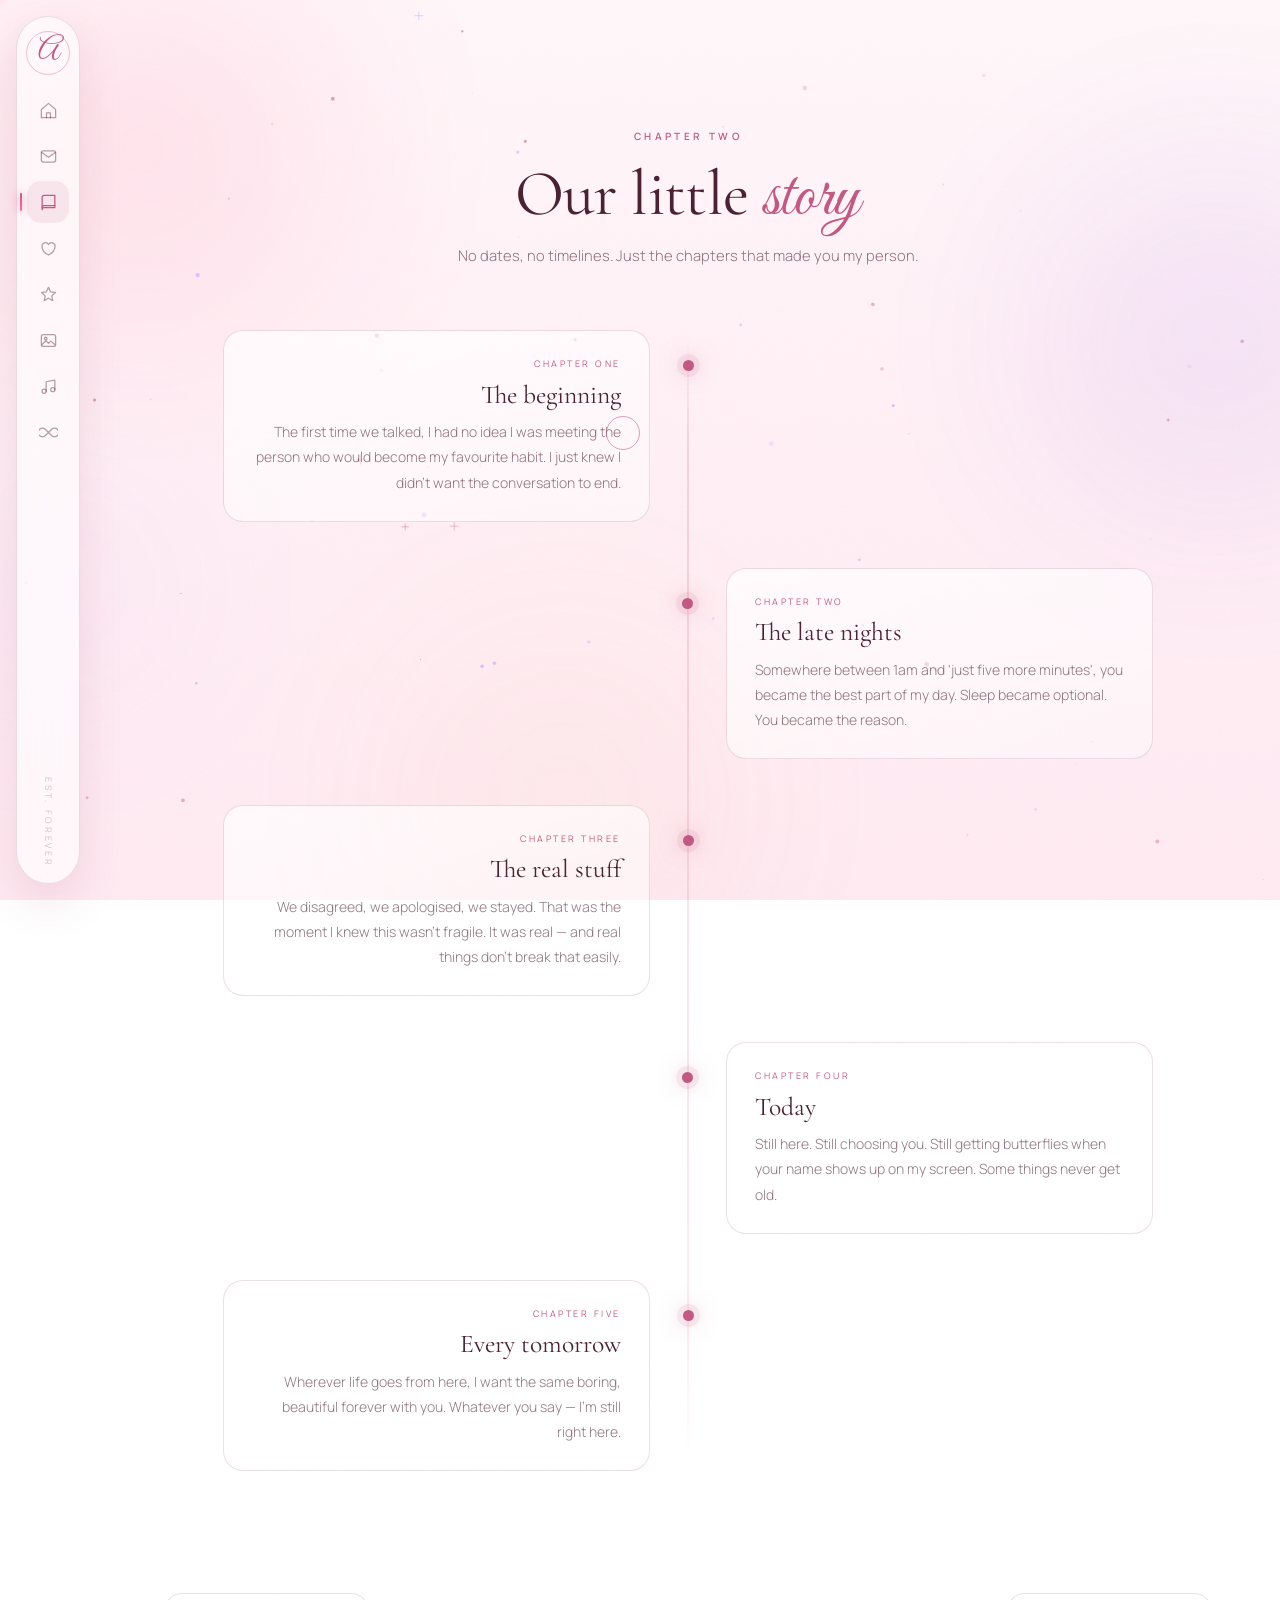
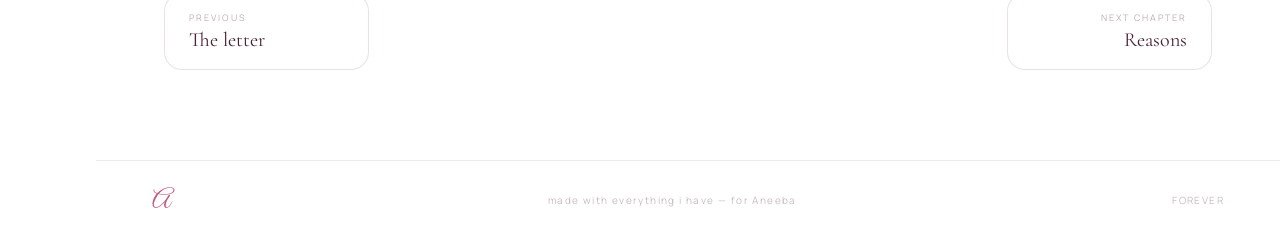
<file: story.html>
<!DOCTYPE html>
<html lang="en">
<head>
<meta charset="utf-8" />
<meta name="viewport" content="width=device-width, initial-scale=1, viewport-fit=cover" />
<title>Our story — For Aneeba</title>
<meta name="description" content="The chapters that made you my person." />
<meta name="theme-color" content="#fff1f6" />
<meta property="og:title" content="Our story — For Aneeba" />
<meta property="og:description" content="The chapters that made you my person." />
<link rel="icon" href="data:image/svg+xml,%3Csvg xmlns='http://www.w3.org/2000/svg' viewBox='0 0 100 100'%3E%3Ctext y='.9em' font-size='90'%3E%E2%9D%A4%EF%B8%8F%3C/text%3E%3C/svg%3E" />
<link rel="preconnect" href="https://fonts.googleapis.com" />
<link rel="preconnect" href="https://fonts.gstatic.com" crossorigin />
<link href="https://fonts.googleapis.com/css2?family=Cormorant+Garamond:ital,wght@0,300;0,400;0,500;0,600;1,300;1,400;1,500&family=Great+Vibes&family=Manrope:wght@300;400;500;600;700&display=swap" rel="stylesheet" />
<link rel="stylesheet" href="css/style.css?v=10" />
<noscript><style>[data-reveal]{opacity:1!important;transform:none!important}.veil{display:none!important}body{overflow:auto!important}</style></noscript>
</head>
<body>

<a class="skip" href="#main">Skip to content</a>

<svg class="sprite" aria-hidden="true" focusable="false">
  <symbol id="i-home" viewBox="0 0 24 24"><path d="M3 10.7 12 3l9 7.7V21H3z"/><path d="M9.5 21v-6h5v6"/></symbol>
  <symbol id="i-mail" viewBox="0 0 24 24"><rect x="3" y="5" width="18" height="14" rx="2.5"/><path d="m3.5 7 8.5 6 8.5-6"/></symbol>
  <symbol id="i-book" viewBox="0 0 24 24"><path d="M4 5.5A2.5 2.5 0 0 1 6.5 3H20v15.5H6.5A2.5 2.5 0 0 0 4 21z"/><path d="M4 18.5A2.5 2.5 0 0 1 6.5 16H20"/></symbol>
  <symbol id="i-heart" viewBox="0 0 24 24"><path d="M12 20.3S3.8 15.6 3.8 9.7A4.4 4.4 0 0 1 12 7a4.4 4.4 0 0 1 8.2 2.7c0 5.9-8.2 10.6-8.2 10.6z"/></symbol>
  <symbol id="i-star" viewBox="0 0 24 24"><path d="m12 3 2.6 5.6 6.1.8-4.5 4.3 1.2 6-5.4-3-5.4 3 1.2-6L3.3 9.4l6.1-.8z"/></symbol>
  <symbol id="i-image" viewBox="0 0 24 24"><rect x="3" y="4.5" width="18" height="15" rx="2.5"/><circle cx="8.5" cy="9.5" r="1.6"/><path d="m4 17 4.7-4.7 3.3 3.2 2.9-2.7L20 17"/></symbol>
  <symbol id="i-music" viewBox="0 0 24 24"><path d="M9 18V6l11-2v12"/><circle cx="6.5" cy="18" r="2.6"/><circle cx="17.5" cy="16" r="2.6"/></symbol>
  <symbol id="i-infinity" viewBox="0 0 24 24"><path d="M8.2 8.2a5.4 5.4 0 1 0 0 7.6c2.3-2.3 5.3-5.3 7.6-7.6a5.4 5.4 0 1 1 0 7.6c-2.3-2.3-5.3-5.3-7.6-7.6z"/></symbol>
  <symbol id="i-play" viewBox="0 0 24 24"><path d="M8 5.5v13l11-6.5z" fill="currentColor" stroke="none"/></symbol>
  <symbol id="i-pause" viewBox="0 0 24 24"><rect x="6.5" y="5" width="3.6" height="14" rx="1" fill="currentColor" stroke="none"/><rect x="13.9" y="5" width="3.6" height="14" rx="1" fill="currentColor" stroke="none"/></symbol>
  <symbol id="i-prev" viewBox="0 0 24 24"><path d="M6 5v14"/><path d="M19 5.5v13L9 12z" fill="currentColor" stroke="none"/></symbol>
  <symbol id="i-next" viewBox="0 0 24 24"><path d="M18 5v14"/><path d="M5 5.5v13L15 12z" fill="currentColor" stroke="none"/></symbol>
  <symbol id="i-close" viewBox="0 0 24 24"><path d="m5.5 5.5 13 13M18.5 5.5l-13 13"/></symbol>
  <symbol id="i-plus" viewBox="0 0 24 24"><path d="M12 5v14M5 12h14"/></symbol>
  <symbol id="i-down" viewBox="0 0 24 24"><path d="M12 4v15M6 13l6 6 6-6"/></symbol>
  <symbol id="i-left" viewBox="0 0 24 24"><path d="m14.5 5-7 7 7 7"/></symbol>
  <symbol id="i-right" viewBox="0 0 24 24"><path d="m9.5 5 7 7-7 7"/></symbol>
  <symbol id="i-menu" viewBox="0 0 24 24"><path d="M4 8h16M4 16h16"/></symbol>
  <symbol id="i-sparkle" viewBox="0 0 24 24"><path d="M12 3.5c.8 4.4 2.1 5.7 6.5 6.5-4.4.8-5.7 2.1-6.5 6.5-.8-4.4-2.1-5.7-6.5-6.5 4.4-.8 5.7-2.1 6.5-6.5z"/><path d="M18.5 15.5c.4 2.1 1 2.7 3.1 3.1-2.1.4-2.7 1-3.1 3.1-.4-2.1-1-2.7-3.1-3.1 2.1-.4 2.7-1 3.1-3.1z"/></symbol>
  <symbol id="i-lock" viewBox="0 0 24 24"><rect x="4.5" y="10" width="15" height="10.5" rx="2.5"/><path d="M8 10V7.5a4 4 0 0 1 8 0V10"/></symbol>
</svg>

<div class="aurora" aria-hidden="true">
  <span class="orb orb--1"></span>
  <span class="orb orb--2"></span>
  <span class="orb orb--3"></span>
  <span class="orb orb--4"></span>
  <div class="aurora__grain"></div>
</div>
<canvas id="canvas" aria-hidden="true"></canvas>
<div class="cursor" id="cursor" aria-hidden="true"><span class="cursor__dot"></span><span class="cursor__ring"></span></div>
<div class="progress" aria-hidden="true"><span id="progressFill"></span></div>

<aside class="rail" aria-label="Main navigation">
  <a class="rail__logo" href="index.html" aria-label="Back to the start"><span>A</span></a>
  <nav class="rail__nav">
    <a class="rail__link" href="index.html" aria-label="Home"><svg class="ico"><use href="#i-home"/></svg><span class="rail__tip">Home</span></a>
    <a class="rail__link" href="letter.html" aria-label="Letter"><svg class="ico"><use href="#i-mail"/></svg><span class="rail__tip">Letter</span></a>
    <a class="rail__link is-active" href="story.html" aria-label="Our story" aria-current="page"><svg class="ico"><use href="#i-book"/></svg><span class="rail__tip">Our story</span></a>
    <a class="rail__link" href="reasons.html" aria-label="Reasons"><svg class="ico"><use href="#i-heart"/></svg><span class="rail__tip">Reasons</span></a>
    <a class="rail__link" href="promises.html" aria-label="Promises"><svg class="ico"><use href="#i-star"/></svg><span class="rail__tip">Promises</span></a>
    <a class="rail__link" href="gallery.html" aria-label="Gallery"><svg class="ico"><use href="#i-image"/></svg><span class="rail__tip">Gallery</span></a>
    <a class="rail__link" href="music.html" aria-label="Music"><svg class="ico"><use href="#i-music"/></svg><span class="rail__tip">Music</span></a>
    <a class="rail__link" href="forever.html" aria-label="Forever"><svg class="ico"><use href="#i-infinity"/></svg><span class="rail__tip">Forever</span></a>
  </nav>
  <span class="rail__foot">est. forever</span>
</aside>

<header class="topbar">
  <a class="topbar__logo" href="index.html" aria-label="Back to the start">A</a>
  <span class="topbar__tag">for Aneeba</span>
  <button class="topbar__burger" id="burger" aria-label="Open menu" aria-expanded="false" aria-controls="menu">
    <svg class="ico"><use href="#i-menu"/></svg>
  </button>
</header>

<div class="menu" id="menu" aria-hidden="true">
  <div class="menu__inner">
    <p class="menu__kicker">where would you like to go?</p>
    <nav class="menu__nav" aria-label="Mobile navigation">
      <a href="index.html"><em>01</em><span>Home</span></a>
      <a href="letter.html"><em>02</em><span>The letter</span></a>
      <a href="story.html" aria-current="page"><em>03</em><span>Our story</span></a>
      <a href="reasons.html"><em>04</em><span>Reasons</span></a>
      <a href="promises.html"><em>05</em><span>Promises</span></a>
      <a href="gallery.html"><em>06</em><span>Your photos</span></a>
      <a href="music.html"><em>07</em><span>Our songs</span></a>
      <a href="forever.html"><em>08</em><span>Forever</span></a>
    </nav>
    <p class="menu__foot">made with everything i have</p>
  </div>
</div>

<div class="page" id="main">

  <section class="section" id="story">
    <div class="shell">
      <div class="head head--center">
        <p class="kicker" data-reveal><span class="kicker__line"></span>chapter two</p>
        <h2 class="head__title" data-reveal style="--d:.08s">Our little <em>story</em></h2>
        <p class="head__sub" data-reveal style="--d:.16s">No dates, no timelines. Just the chapters that made you my person.</p>
      </div>
      <div class="timeline" id="timeline"></div>
    </div>
  </section><nav class="pagenav" aria-label="Page navigation">
  <a class="pagenav__link pagenav__link--prev" href="letter.html"><span>previous</span><strong>The letter</strong></a>
  <a class="pagenav__link pagenav__link--next" href="reasons.html"><span>next chapter</span><strong>Reasons</strong></a>
</nav>

  <footer class="footer">
    <span>A</span>
    <p>made with everything i have &mdash; for Aneeba</p>
    <span class="footer__year">forever</span>
  </footer>
</div>

<div class="mini" id="mini" aria-hidden="true">
  <div class="mini__cover" id="miniCover"><span class="mini__eq"><i></i><i></i><i></i></span></div>
  <div class="mini__meta">
    <strong id="miniTitle">&mdash;</strong>
    <span id="miniArtist">&mdash;</span>
  </div>
  <div class="mini__controls">
    <button class="mini__btn" type="button" id="miniPrev" aria-label="Previous song"><svg class="ico"><use href="#i-prev"/></svg></button>
    <button class="mini__btn mini__btn--play" type="button" id="miniPlay" aria-label="Play or pause"><svg class="ico" id="miniPlayIcon"><use href="#i-play"/></svg></button>
    <button class="mini__btn" type="button" id="miniNext" aria-label="Next song"><svg class="ico"><use href="#i-next"/></svg></button>
  </div>
  <div class="mini__bar" id="miniBar" role="slider" aria-label="Song progress" aria-valuemin="0" aria-valuemax="100" aria-valuenow="0" tabindex="0">
    <span id="miniFill"></span>
  </div>
</div>
<audio id="audio" preload="metadata"></audio>

<!-- letter modal -->
<div class="modal" id="letterModal" aria-hidden="true">
  <div class="modal__scrim" data-close></div>
  <article class="paper" role="dialog" aria-modal="true" aria-labelledby="letterTitle">
    <button class="modal__close" type="button" data-close aria-label="Close the letter"><svg class="ico"><use href="#i-close"/></svg></button>
    <div class="paper__grain" aria-hidden="true"></div>
    <div class="paper__inner">
      <p class="paper__kicker">a letter, in ink &amp; light</p>
      <h2 class="paper__title" id="letterTitle">Aneeba,</h2>
      <div class="paper__body" id="letterBody"></div>
      <p class="paper__sign" id="letterSign"></p>
      <span class="paper__seal" aria-hidden="true">A</span>
    </div>
  </article>
</div>

<!-- promise modal -->
<div class="modal" id="promiseModal" aria-hidden="true">
  <div class="modal__scrim" data-close></div>
  <article class="promise" role="dialog" aria-modal="true" aria-labelledby="promiseTitle">
    <button class="modal__close" type="button" data-close aria-label="Close the promise"><svg class="ico"><use href="#i-close"/></svg></button>
    <span class="promise__no" id="promiseNo">01</span>
    <span class="promise__star" aria-hidden="true"><svg class="ico"><use href="#i-star"/></svg></span>
    <h3 class="promise__title" id="promiseTitle"></h3>
    <p class="promise__text" id="promiseText"></p>
    <p class="promise__sealed"><svg class="ico"><use href="#i-lock"/></svg> sealed &amp; kept, forever</p>
  </article>
</div>

<!-- video modal -->
<div class="modal modal--video" id="videoModal" aria-hidden="true">
  <div class="modal__scrim" data-close></div>
  <div class="video" role="dialog" aria-modal="true" aria-label="Barbaad — Jubin Nautiyal, The Rish">
    <button class="modal__close" type="button" data-close aria-label="Close video"><svg class="ico"><use href="#i-close"/></svg></button>
    <div class="video__frame">
      <iframe id="videoFrame" title="Barbaad — Jubin Nautiyal, The Rish" allow="accelerometer; autoplay; clipboard-write; encrypted-media; gyroscope; picture-in-picture; web-share" allowfullscreen></iframe>
    </div>
    <p class="video__note">barbaad &middot; jubin nautiyal, the rish</p>
  </div>
</div>

<!-- lightbox -->
<div class="lightbox" id="lightbox" aria-hidden="true">
  <button class="lightbox__close" type="button" id="lbClose" aria-label="Close photo"><svg class="ico"><use href="#i-close"/></svg></button>
  <button class="lightbox__nav lightbox__nav--prev" type="button" id="lbPrev" aria-label="Previous photo"><svg class="ico"><use href="#i-left"/></svg></button>
  <figure class="lightbox__fig">
    <img id="lbImg" alt="" />
  </figure>
  <button class="lightbox__nav lightbox__nav--next" type="button" id="lbNext" aria-label="Next photo"><svg class="ico"><use href="#i-right"/></svg></button>
</div>

<input type="file" id="photoInput" accept="image/*" hidden />
<div class="toast" id="toast" role="status" aria-live="polite"></div>
<div class="hearts" id="hearts" aria-hidden="true"></div>

<script src="js/data.js?v=10"></script>
<script src="js/app.js?v=10"></script>
</body>
</html>
</file>
<file: css/style.css>
﻿/* =========================================================
   FOR ANEEBA â€” styles
   palette: midnight plum Â· rose Â· antique gold Â· lavender
   ========================================================= */

:root{
  --bg: #fff1f6;
  --bg-2: #ffe6f0;
  --ink: #4a2233;
  --muted: rgba(74,34,51,.62);
  --faint: rgba(74,34,51,.36);
  --rose: #ff6f9c;
  --rose-2: #ff3d77;
  --gold: #c05a83;
  --gold-2: #a84b6e;
  --lav: #b18cff;
  --line: rgba(120,40,70,.14);
  --glass: linear-gradient(160deg, rgba(255,255,255,.72), rgba(255,255,255,.42));
  --shadow: 0 24px 60px rgba(160,70,105,.16);
  --font-display: "Cormorant Garamond", Georgia, serif;
  --font-script: "Great Vibes", "Segoe Script", cursive;
  --font-body: "Manrope", ui-sans-serif, system-ui, -apple-system, "Segoe UI", sans-serif;
  --rail: 96px;
  --ease: cubic-bezier(.22,.7,.22,1);
}

*,*::before,*::after{ box-sizing:border-box; }
html{ scroll-behavior:smooth; -webkit-text-size-adjust:100%; overflow-x:hidden; overflow-x:clip; }
body{
  margin:0;
  background:var(--bg);
  color:var(--ink);
  font-family:var(--font-body);
  font-size:16px;
  line-height:1.6;
  overflow-x:hidden;
  overflow-x:clip;
  -webkit-font-smoothing:antialiased;
}
body.is-loading{ overflow:hidden; }
body.no-scroll{ overflow:hidden; }
img{ max-width:100%; display:block; }
button{ font:inherit; color:inherit; }
a{ color:inherit; text-decoration:none; }
::selection{ background:rgba(255,111,156,.3); color:#4a2233; }
:focus-visible{ outline:2px solid var(--gold); outline-offset:3px; border-radius:6px; }

.sprite{ position:absolute; width:0; height:0; overflow:hidden; }
.ico{ width:18px; height:18px; fill:none; stroke:currentColor; stroke-width:1.6; stroke-linecap:round; stroke-linejoin:round; flex:none; }

.skip{
  position:fixed; top:-100px; left:16px; z-index:999;
  background:var(--gold); color:#fff; padding:10px 18px; border-radius:0 0 12px 12px;
  font-size:13px; font-weight:600; transition:top .25s;
}
.skip:focus{ top:0; }

::-webkit-scrollbar{ width:9px; }
::-webkit-scrollbar-track{ background:#ffe6f0; }
::-webkit-scrollbar-thumb{ background:linear-gradient(var(--rose),var(--lav)); border-radius:99px; border:2px solid #ffe6f0; }

/* ============ background ============ */
.aurora{ position:fixed; inset:0; z-index:0; overflow:hidden; pointer-events:none; }
.orb{ position:absolute; border-radius:50%; filter:blur(90px); opacity:.5; will-change:transform; }
.orb--1{ width:46vw; height:46vw; min-width:380px; min-height:380px; top:-16%; left:-12%; background:radial-gradient(circle, rgba(255,61,119,.42), transparent 68%); animation:drift1 24s ease-in-out infinite; }
.orb--2{ width:42vw; height:42vw; min-width:320px; min-height:320px; top:8%; right:-16%; background:radial-gradient(circle, rgba(124,58,237,.4), transparent 68%); animation:drift2 30s ease-in-out infinite; }
.orb--3{ width:44vw; height:44vw; min-width:340px; min-height:340px; bottom:-20%; left:22%; background:radial-gradient(circle, rgba(229,169,95,.24), transparent 66%); animation:drift3 34s ease-in-out infinite; }
.orb--4{ width:30vw; height:30vw; min-width:260px; min-height:260px; top:44%; left:-10%; background:radial-gradient(circle, rgba(177,140,255,.22), transparent 70%); animation:drift2 28s ease-in-out infinite reverse; }
.aurora__grain{
  position:absolute; inset:0; opacity:.05; mix-blend-mode:soft-light;
  background-image:url("data:image/svg+xml,%3Csvg xmlns='http://www.w3.org/2000/svg' width='160' height='160'%3E%3Cfilter id='n'%3E%3CfeTurbulence type='fractalNoise' baseFrequency='.85' numOctaves='3'/%3E%3C/filter%3E%3Crect width='160' height='160' filter='url(%23n)'/%3E%3C/svg%3E");
}
@keyframes drift1{ 0%,100%{transform:translate3d(0,0,0) scale(1)} 50%{transform:translate3d(6vw,4vh,0) scale(1.12)} }
@keyframes drift2{ 0%,100%{transform:translate3d(0,0,0) scale(1)} 50%{transform:translate3d(-5vw,6vh,0) scale(1.1)} }
@keyframes drift3{ 0%,100%{transform:translate3d(0,0,0) scale(1)} 50%{transform:translate3d(4vw,-5vh,0) scale(1.14)} }

#canvas{ position:fixed; inset:0; z-index:1; pointer-events:none; }

/* ============ cursor / progress ============ */
.cursor{ position:fixed; inset:0; z-index:350; pointer-events:none; display:none; }
.cursor__dot,.cursor__ring{ position:absolute; top:0; left:0; border-radius:50%; transform:translate3d(-50%,-50%,0); }
.cursor__dot{ width:6px; height:6px; background:var(--rose); box-shadow:0 0 10px var(--rose); margin:-3px 0 0 -3px; }
.cursor__ring{ width:34px; height:34px; border:1px solid rgba(192,90,131,.55); margin:-17px 0 0 -17px; transition:width .25s var(--ease), height .25s var(--ease), margin .25s var(--ease), border-color .25s; }
.cursor.is-hover .cursor__ring{ width:56px; height:56px; margin:-28px 0 0 -28px; border-color:rgba(255,111,156,.8); }
@media (pointer:fine){ .cursor{ display:block; } }

.progress{ position:fixed; top:0; left:0; right:0; height:2px; z-index:120; background:transparent; }
.progress span{ display:block; height:100%; width:0; background:linear-gradient(90deg,var(--rose),var(--gold),var(--lav)); box-shadow:0 0 12px rgba(255,111,156,.6); }

/* ============ preloader ============ */
.veil{
  position:fixed; inset:0; z-index:400;
  display:grid; place-items:center;
  background:radial-gradient(circle at 50% 42%, #ffdfeb, #fff6fa 68%);
  transition:opacity .9s ease, visibility .9s;
}
.veil.is-done{ opacity:0; visibility:hidden; pointer-events:none; }
.veil__core{ display:flex; flex-direction:column; align-items:center; gap:10px; transition:transform 1s var(--ease), opacity .6s; }
.veil.is-done .veil__core{ transform:scale(1.12); opacity:0; }
.veil__ring{ position:relative; width:124px; height:124px; }
.veil__ring svg{ width:100%; height:100%; transform:rotate(-90deg); }
.veil__bg{ fill:none; stroke:rgba(120,40,70,.12); stroke-width:2; }
.veil__fg{ fill:none; stroke:url(#none); stroke:var(--rose); stroke-width:2; stroke-linecap:round; stroke-dasharray:339.3; stroke-dashoffset:339.3; }
.veil__mono{
  position:absolute; inset:0; display:grid; place-items:center;
  font-family:var(--font-script); font-size:58px; color:var(--gold);
  text-shadow:0 0 30px rgba(192,90,131,.6); line-height:1; padding-bottom:8px;
}
.veil__name{ margin:0; font-family:var(--font-display); font-size:22px; letter-spacing:.28em; text-transform:uppercase; color:var(--muted); }
.veil__pct{ margin:0; font-size:11px; letter-spacing:.3em; color:var(--faint); }

/* ============ desktop rail ============ */
.rail{
  position:fixed; left:16px; top:16px; bottom:16px; width:64px; z-index:90;
  display:flex; flex-direction:column; align-items:center; gap:8px;
  padding:14px 0 16px; border-radius:34px;
  background:rgba(255,255,255,.62); border:1px solid var(--line);
  backdrop-filter:blur(20px); -webkit-backdrop-filter:blur(20px);
  box-shadow:0 18px 44px rgba(160,70,105,.14);
}
.rail__logo{
  width:44px; height:44px; display:grid; place-items:center; flex:none;
  font-family:var(--font-script); font-size:30px; color:var(--gold); line-height:1;
  border:1px solid rgba(192,90,131,.35); border-radius:50%;
  padding-bottom:5px; transition:transform .4s var(--ease), box-shadow .4s;
}
.rail__logo:hover{ transform:rotate(-8deg) scale(1.06); box-shadow:0 0 26px rgba(192,90,131,.3); }
.rail__nav{ display:flex; flex-direction:column; gap:4px; padding:6px 0; }
.rail__link{
  position:relative; width:42px; height:42px; display:grid; place-items:center;
  border-radius:14px; color:rgba(74,34,51,.42); transition:color .3s, background .3s, transform .3s;
}
.rail__link .ico{ width:19px; height:19px; }
.rail__link:hover{ color:var(--ink); background:rgba(192,90,131,.09); transform:translateY(-1px); }
.rail__link.is-active{ color:var(--gold); background:rgba(192,90,131,.11); }
.rail__link.is-active::before{
  content:""; position:absolute; left:-7px; top:50%; width:2px; height:18px;
  transform:translateY(-50%); border-radius:2px;
  background:linear-gradient(var(--gold),var(--rose)); box-shadow:0 0 10px var(--gold);
}
.rail__tip{
  position:absolute; left:calc(100% + 12px); top:50%; transform:translate(-6px,-50%);
  padding:7px 12px; border-radius:9px; white-space:nowrap;
  background:rgba(255,255,255,.95); border:1px solid var(--line);
  font-size:11px; letter-spacing:.08em; color:var(--ink); pointer-events:none;
  opacity:0; transition:opacity .25s, transform .25s;
}
.rail__link:hover .rail__tip{ opacity:1; transform:translate(0,-50%); }
.rail__foot{ margin-top:auto; writing-mode:vertical-rl; font-size:9px; letter-spacing:.3em; text-transform:uppercase; color:rgba(74,34,51,.25); }

/* ============ mobile topbar + menu ============ */
.topbar{ display:none; }
.menu{
  position:fixed; inset:0; z-index:105; padding:24px;
  background:rgba(255,241,246,.88); backdrop-filter:blur(24px); -webkit-backdrop-filter:blur(24px);
  opacity:0; visibility:hidden; transition:opacity .45s, visibility .45s;
}
.menu.is-open{ opacity:1; visibility:visible; }
.menu__inner{
  height:100%; max-width:560px; margin:0 auto; display:flex; flex-direction:column; justify-content:center; gap:24px;
  overflow-y:auto; scrollbar-width:none; padding-block:24px;
  transform:translateY(24px); transition:transform .55s var(--ease);
}
.menu__inner::-webkit-scrollbar{ display:none; }
.menu.is-open .menu__inner{ transform:none; }
.menu__kicker{ margin:0; text-align:center; font-size:10px; letter-spacing:.3em; text-transform:uppercase; color:var(--gold); }
.menu__nav{ display:flex; flex-direction:column; }
.menu__nav a{
  display:flex; align-items:baseline; gap:18px; padding:12px 6px;
  border-bottom:1px solid rgba(120,40,70,.1);
  font-family:var(--font-display); font-size:clamp(28px,7vw,40px); line-height:1.15;
  transition:color .3s, padding-left .3s, border-color .3s;
}
.menu__nav a em{ font-family:var(--font-body); font-style:normal; font-size:10px; letter-spacing:.14em; color:var(--faint); }
.menu__nav a:hover,.menu__nav a:focus-visible{ color:var(--gold); padding-left:12px; border-color:rgba(192,90,131,.4); }
.menu__foot{ margin:0; text-align:center; font-size:10px; letter-spacing:.28em; text-transform:uppercase; color:var(--faint); }

/* ============ shared ============ */
.page{ position:relative; z-index:2; margin-left:var(--rail); }
.shell{ width:100%; max-width:1160px; margin:0 auto; padding-inline:clamp(20px,4.4vw,56px); }
.section{ position:relative; padding-block:clamp(76px,9.5vw,138px); }
.section[id]{ scroll-margin-top:24px; }

.kicker{
  display:flex; align-items:center; gap:12px; margin:0 0 16px;
  font-size:10px; font-weight:600; letter-spacing:.34em; text-transform:uppercase; color:var(--gold);
}
.kicker__line{ display:block; width:34px; height:1px; background:linear-gradient(90deg,transparent,var(--gold)); }
.head--center .kicker{ justify-content:center; }
.head--center .kicker__line{ background:linear-gradient(90deg,transparent,var(--gold)); }
.head--center .kicker__line:last-child{ display:none; }

.head{ margin-bottom:clamp(38px,5vw,62px); }
.head--center{ text-align:center; }
.head__title{
  margin:0 0 14px; font-family:var(--font-display); font-weight:400;
  font-size:clamp(2.35rem,5.4vw,4rem); line-height:1.06; letter-spacing:-.01em;
}
.head__title em{ font-family:var(--font-script); font-style:normal; color:var(--gold); font-size:1.08em; line-height:.8; padding-right:.04em; }
.head__sub{ margin:0 auto; max-width:56ch; color:var(--muted); font-size:clamp(.92rem,1.15vw,1.02rem); font-weight:300; line-height:1.8; }

.btn{
  position:relative; display:inline-flex; align-items:center; justify-content:center; gap:10px;
  padding:15px 26px; border:0; border-radius:999px; cursor:pointer;
  font-family:var(--font-body); font-size:11px; font-weight:700; letter-spacing:.16em; text-transform:uppercase;
  transition:transform .35s var(--ease), box-shadow .35s, background .35s, border-color .35s, color .35s;
  overflow:hidden;
}
.btn .ico{ width:16px; height:16px; }
.btn--primary{
  color:#fff; background:linear-gradient(120deg,#ff5f92,#c44dff);
  box-shadow:0 14px 34px rgba(255,79,140,.28), inset 0 1px 0 rgba(255,255,255,.32);
}
.btn--primary::after{
  content:""; position:absolute; inset:0; border-radius:inherit;
  background:linear-gradient(120deg,transparent 20%,rgba(255,255,255,.35) 50%,transparent 80%);
  transform:translateX(-120%); transition:transform .7s var(--ease);
}
.btn--primary:hover{ transform:translateY(-2px); box-shadow:0 20px 44px rgba(255,79,140,.4), inset 0 1px 0 rgba(255,255,255,.32); }
.btn--primary:hover::after{ transform:translateX(120%); }
.btn--ghost{ color:var(--ink); background:rgba(255,255,255,.55); border:1px solid rgba(120,40,70,.18); }
.btn--ghost:hover{ transform:translateY(-2px); border-color:rgba(255,111,156,.55); background:rgba(255,111,156,.08); }
.btn--tiny{ padding:10px 18px; font-size:10px; letter-spacing:.14em; background:rgba(192,90,131,.1); border:1px solid rgba(192,90,131,.32); color:var(--gold); border-radius:999px; cursor:pointer; }
.btn--tiny:hover{ background:rgba(192,90,131,.18); }
.btn--heart{
  padding:17px 30px; color:#fff; background:linear-gradient(120deg,#e2638f,#c05a83);
  box-shadow:0 16px 40px rgba(192,90,131,.25), inset 0 1px 0 rgba(255,255,255,.5);
  gap:12px;
}
.btn--heart .ico{ fill:currentColor; stroke:none; }
.btn--heart:hover{ transform:translateY(-3px) scale(1.02); box-shadow:0 22px 50px rgba(192,90,131,.36), inset 0 1px 0 rgba(255,255,255,.5); }

.hint{ display:flex; align-items:center; justify-content:center; gap:8px; margin:26px 0 0; font-size:11px; letter-spacing:.14em; text-transform:uppercase; color:var(--faint); }
.hint .ico{ width:14px; height:14px; color:var(--gold); }

[data-reveal]{ opacity:0; transform:translateY(28px); transition:opacity .95s var(--ease), transform .95s var(--ease); transition-delay:var(--d,0s); }
[data-reveal].is-in{ opacity:1; transform:none; }

/* ============ hero ============ */
.hero{
  position:relative; min-height:100svh; display:flex; align-items:center; overflow:hidden;
  padding-block:clamp(100px,12vh,150px) clamp(80px,10vh,110px);
}
.hero__grid{ display:grid; grid-template-columns:1.06fr .94fr; align-items:center; gap:clamp(32px,5vw,76px); }
.hero__title{ margin:0 0 22px; display:flex; flex-direction:column; }
.hero__pre{ font-family:var(--font-display); font-style:italic; font-weight:300; font-size:clamp(2rem,3.4vw,3rem); line-height:1; color:var(--muted); letter-spacing:.02em; }
.hero__name{
  font-family:var(--font-script); font-weight:400; line-height:.9;
  font-size:clamp(4.6rem,10.5vw,8.6rem);
  background:linear-gradient(100deg,#c2185b 0%,#e05a8a 24%,#c05a83 48%,#9b5bd0 72%,#c2185b 100%);
  background-size:220% 100%;
  -webkit-background-clip:text; background-clip:text; color:transparent;
  filter:drop-shadow(0 6px 30px rgba(255,111,156,.22));
  animation:shimmer 10s linear infinite;
  padding:0 .06em .1em 0;
}
@keyframes shimmer{ to{ background-position:220% 0; } }
.hero__lede{ margin:0 0 32px; max-width:46ch; color:var(--muted); font-size:clamp(.98rem,1.2vw,1.08rem); font-weight:300; line-height:1.85; }
.hero__actions{ display:flex; flex-wrap:wrap; gap:12px; }
.hero__chips{ display:flex; flex-wrap:wrap; gap:clamp(18px,3vw,38px); margin:36px 0 0; padding:0; list-style:none; }
.hero__chips li{ display:flex; align-items:baseline; gap:7px; }
.hero__chips b{ font-family:var(--font-display); font-weight:400; font-size:clamp(1.5rem,2.4vw,2rem); color:var(--gold); line-height:1; }
.hero__chips span{ font-size:10px; letter-spacing:.2em; text-transform:uppercase; color:var(--faint); }

.hero__art{ display:flex; justify-content:center; }
.portrait{ position:relative; width:min(100%,410px); transition:transform .45s var(--ease); }
.portrait__halo{
  position:absolute; inset:-16% -12% -10%; border-radius:50%;
  background:conic-gradient(from 90deg, rgba(255,111,156,.5), rgba(177,140,255,.46), rgba(192,90,131,.5), rgba(255,111,156,.5));
  filter:blur(46px); opacity:.5; animation:spin 18s linear infinite;
}
.portrait__ring{
  position:absolute; inset:-16px -16px 10px; border-radius:300px 300px 26px 26px;
  border:1px dashed rgba(192,90,131,.28); pointer-events:none;
}
.portrait__inner{ position:relative; border-radius:260px 260px 26px 26px; padding:7px; background:linear-gradient(160deg, rgba(192,90,131,.8), rgba(255,111,156,.35) 45%, rgba(177,140,255,.65)); box-shadow:var(--shadow); }
.portrait__photo{
  position:relative; overflow:hidden; border-radius:255px 255px 20px 20px; aspect-ratio:4/5;
  background:linear-gradient(165deg,#ffe9f2,#ffd9e7 55%,#ffeef5);
  cursor:pointer;
}
.portrait__photo img{ width:100%; height:100%; object-fit:cover; position:absolute; inset:0; z-index:2; }
.portrait__photo .portrait__blur{
  inset:-6%; width:112%; height:112%; z-index:0; object-fit:cover;
  filter:blur(32px) saturate(1.25) brightness(.8); opacity:0; transition:opacity .7s;
}
.portrait__photo.is-landscape .portrait__blur{ opacity:.75; }
.portrait__photo.is-landscape img[data-photo-img]{ object-fit:contain; }
.portrait__photo img.is-missing{ display:none; }
.photo-fallback{ position:absolute; inset:0; display:flex; flex-direction:column; align-items:center; justify-content:center; gap:8px; z-index:1; }
.portrait__photo.is-filled .photo-fallback{ display:none; }
.photo-fallback__mono{
  font-family:var(--font-script); font-size:clamp(6rem,14vw,9rem); line-height:1;
  background:linear-gradient(160deg,#efb0c9,#c05a83 45%,#a84b6e);
  -webkit-background-clip:text; background-clip:text; color:transparent;
  filter:drop-shadow(0 0 32px rgba(192,90,131,.3)); padding-bottom:.08em;
}
.photo-fallback__hint{ font-size:9px; letter-spacing:.26em; text-transform:uppercase; color:var(--faint); }
.portrait__sheen{ position:absolute; inset:0; z-index:3; pointer-events:none; background:linear-gradient(115deg,transparent 40%,rgba(255,255,255,.14) 50%,transparent 60%); transform:translateX(-60%); animation:sheen 8s ease-in-out infinite; }
@keyframes sheen{ 0%,70%{transform:translateX(-70%)} 100%{transform:translateX(70%)} }
.portrait__tag{
  position:absolute; left:-16px; bottom:44px; z-index:4;
  padding:12px 18px; border-radius:16px; transform:rotate(-3deg);
  background:rgba(255,255,255,.82); border:1px solid rgba(192,90,131,.24);
  backdrop-filter:blur(14px); box-shadow:0 16px 36px rgba(160,70,105,.18);
}
.portrait__tag span{ display:block; font-size:8.5px; letter-spacing:.22em; text-transform:uppercase; color:var(--faint); }
.portrait__tag strong{ display:block; font-family:var(--font-script); font-weight:400; font-size:26px; line-height:1.15; color:var(--gold); }
.portrait__add{
  position:absolute; top:24px; right:-10px; z-index:4; display:inline-flex; align-items:center; gap:6px;
  padding:9px 14px; border-radius:999px; cursor:pointer;
  background:rgba(255,255,255,.8); border:1px solid var(--line); color:var(--muted);
  font-size:9px; letter-spacing:.18em; text-transform:uppercase;
  backdrop-filter:blur(12px); transition:color .3s, border-color .3s, transform .3s;
}
.portrait__add .ico{ width:12px; height:12px; }
.portrait__add:hover{ color:var(--gold); border-color:rgba(192,90,131,.5); transform:translateY(-2px); }
.portrait__orbit{ position:absolute; z-index:4; display:grid; place-items:center; color:var(--rose); text-shadow:0 0 18px rgba(255,111,156,.7); animation:floaty 6s ease-in-out infinite; }
.portrait__orbit--a{ top:16%; right:-5%; font-size:26px; animation-delay:.2s; }
.portrait__orbit--b{ top:44%; left:-9%; font-size:19px; color:var(--gold); animation-delay:1.4s; }
.portrait__orbit--c{ bottom:20%; right:-7%; font-size:22px; color:var(--lav); animation-delay:2.6s; }
@keyframes floaty{ 0%,100%{transform:translateY(0) rotate(0)} 50%{transform:translateY(-12px) rotate(6deg)} }
@keyframes spin{ to{ transform:rotate(360deg); } }

.scroll-cue{
  position:absolute; left:50%; bottom:26px; transform:translateX(-50%);
  display:flex; flex-direction:column; align-items:center; gap:8px;
  font-size:9px; letter-spacing:.28em; text-transform:uppercase; color:var(--faint);
}
.scroll-cue .ico{ width:14px; height:14px; animation:bounce 2.2s ease-in-out infinite; }
@keyframes bounce{ 0%,100%{transform:translateY(0); opacity:.5} 50%{transform:translateY(7px); opacity:1} }

/* ============ marquee ============ */
.band{
  position:relative; overflow:hidden; padding:16px 0;
  border-top:1px solid rgba(120,40,70,.08); border-bottom:1px solid rgba(120,40,70,.08);
  background:linear-gradient(90deg,rgba(255,111,156,.05),rgba(177,140,255,.06),rgba(192,90,131,.05));
  mask-image:linear-gradient(90deg,transparent,#000 8%,#000 92%,transparent);
  -webkit-mask-image:linear-gradient(90deg,transparent,#000 8%,#000 92%,transparent);
}
.band__track{ display:flex; align-items:center; gap:30px; width:max-content; animation:marquee 30s linear infinite; }
.band:hover .band__track{ animation-play-state:paused; }
.band__track span{ font-family:var(--font-display); font-style:italic; font-size:19px; letter-spacing:.06em; color:rgba(74,34,51,.5); white-space:nowrap; }
.band__track i{ color:var(--gold); font-style:normal; font-size:11px; opacity:.7; }
@keyframes marquee{ to{ transform:translateX(-50%); } }

/* ============ envelope / letter ============ */
.envelope-wrap{ display:flex; flex-direction:column; align-items:center; }
.envelope{
  position:relative; display:block; width:min(100%,540px); aspect-ratio:3/2;
  padding:0; border:0; background:none; cursor:pointer; perspective:1000px;
  filter:drop-shadow(0 30px 55px rgba(160,70,105,.28));
  transition:transform .6s var(--ease);
}
.envelope:hover{ transform:translateY(-8px) rotateX(2deg); }
.envelope__back{ position:absolute; inset:0; border-radius:18px; background:linear-gradient(160deg,#ffd3e2,#f7b8cf); border:1px solid rgba(192,90,131,.18); }
.envelope__letter{
  position:absolute; left:6%; right:6%; top:8%; height:84%; z-index:2;
  display:flex; flex-direction:column; align-items:center; gap:9px; padding:24px;
  border-radius:10px; background:linear-gradient(175deg,#fbf3e2,#f2e4c8);
  color:#3a2230; transition:transform .7s var(--ease);
  box-shadow:0 -6px 24px rgba(160,70,105,.18);
}
.envelope__script{ font-family:var(--font-script); font-size:clamp(26px,4.4vw,40px); line-height:1; color:#a8305a; }
.envelope__line{ display:block; width:72%; height:1px; background:rgba(58,34,48,.18); }
.envelope__line--short{ width:48%; }
.envelope:hover .envelope__letter{ transform:translateY(-22%); }
.envelope__front{
  position:absolute; inset:0; z-index:3; border-radius:18px; overflow:hidden;
  background:linear-gradient(160deg,#fcc4d8,#f4a9c4);
  clip-path:polygon(0 100%,0 34%,50% 63%,100% 34%,100% 100%);
  border-bottom:1px solid rgba(120,40,70,.06);
}
.envelope__flap{
  position:absolute; left:0; top:0; width:100%; height:66%; z-index:4;
  background:linear-gradient(170deg,#ffd0e0,#f7b3cb);
  clip-path:polygon(0 0,100% 0,50% 100%);
  transform-origin:top center; transition:transform .8s var(--ease);
  border-radius:18px 18px 0 0;
}
.envelope:hover .envelope__flap{ transform:rotateX(-26deg); }
.envelope__seal{
  position:absolute; top:calc(50% - 27px); left:50%; transform:translateX(-50%); z-index:5;
  width:54px; height:54px; display:grid; place-items:center; border-radius:50%;
  font-family:var(--font-script); font-size:31px; line-height:1; padding-bottom:6px;
  color:#ffe6c7; background:radial-gradient(circle at 34% 28%,#d94a6a,#8d1b3c 70%);
  box-shadow:0 8px 20px rgba(141,27,60,.55), inset 0 2px 6px rgba(255,255,255,.35), inset 0 -4px 10px rgba(0,0,0,.35);
  transition:transform .5s var(--ease), box-shadow .5s;
}
.envelope:hover .envelope__seal{ transform:translateX(-50%) scale(1.1) rotate(-8deg); box-shadow:0 12px 28px rgba(141,27,60,.7), inset 0 2px 6px rgba(255,255,255,.35); }
.envelope__caption{ margin:22px 0 0; font-size:10px; letter-spacing:.26em; text-transform:uppercase; color:var(--faint); }

/* ============ timeline ============ */
.timeline{ position:relative; max-width:930px; margin:0 auto; }
.timeline::before{
  content:""; position:absolute; left:50%; top:6px; bottom:6px; width:1px; transform:translateX(-50%);
  background:linear-gradient(180deg,transparent,rgba(192,90,131,.4) 10%,rgba(255,111,156,.28) 88%,transparent);
}
.tl-item{ position:relative; width:calc(50% - 38px); margin-bottom:46px; }
.tl-item:last-child{ margin-bottom:0; }
.tl-item:nth-child(odd){ text-align:right; }
.tl-item:nth-child(even){ margin-left:calc(50% + 38px); }
.tl-dot{
  position:absolute; top:30px; width:11px; height:11px; border-radius:50%;
  background:var(--gold); box-shadow:0 0 0 6px rgba(192,90,131,.1), 0 0 22px rgba(192,90,131,.65);
}
.tl-item:nth-child(odd) .tl-dot{ right:-44px; }
.tl-item:nth-child(even) .tl-dot{ left:-44px; }
.tl-card{
  position:relative; padding:26px 28px; border-radius:20px; background:var(--glass);
  border:1px solid var(--line); backdrop-filter:blur(12px);
  transition:transform .5s var(--ease), border-color .4s, background .4s;
}
.tl-card:hover{ transform:translateY(-4px); border-color:rgba(192,90,131,.3); }
.tl-tag{ display:block; margin-bottom:8px; font-size:9px; letter-spacing:.28em; text-transform:uppercase; color:var(--gold); }
.tl-title{ margin:0 0 10px; font-family:var(--font-display); font-weight:400; font-size:clamp(1.3rem,2vw,1.65rem); line-height:1.15; }
.tl-text{ margin:0; color:var(--muted); font-size:14px; font-weight:300; line-height:1.8; }

/* ============ reasons ============ */
.reasons{ display:grid; grid-template-columns:repeat(3,1fr); gap:16px; }
.reason{
  position:relative; display:block; height:272px; padding:0; border:0; background:none; cursor:pointer;
  perspective:1200px; text-align:left;
}
.reason__inner{ position:relative; display:block; width:100%; height:100%; transform-style:preserve-3d; transition:transform .85s var(--ease); }
.reason.is-flipped .reason__inner{ transform:rotateY(180deg); }
.reason__face{
  position:absolute; inset:0; display:flex; flex-direction:column; padding:26px;
  border-radius:22px; backface-visibility:hidden; -webkit-backface-visibility:hidden;
  border:1px solid var(--line); background:var(--glass); overflow:hidden;
}
.reason__front{ justify-content:space-between; transition:border-color .4s, box-shadow .4s; }
.reason:hover .reason__front{ border-color:rgba(255,111,156,.35); box-shadow:0 18px 44px rgba(160,70,105,.14); }
.reason__front::before{
  content:""; position:absolute; inset:0; opacity:0; transition:opacity .5s;
  background:radial-gradient(circle at 80% 0%,rgba(255,111,156,.18),transparent 60%);
}
.reason:hover .reason__front::before{ opacity:1; }
.reason__no{ font-family:var(--font-display); font-size:13px; letter-spacing:.16em; color:var(--faint); }
.reason__ico{
  width:46px; height:46px; display:grid; place-items:center; border-radius:14px;
  color:var(--gold); background:rgba(192,90,131,.09); border:1px solid rgba(192,90,131,.22);
}
.reason__ico .ico{ width:21px; height:21px; }
.reason__foot{ display:flex; flex-direction:column; gap:2px; }
.reason__title{ display:block; margin:0; font-family:var(--font-display); font-weight:400; font-size:24px; line-height:1.15; }
.reason__hint{ display:flex; align-items:center; gap:6px; margin-top:8px; font-size:9px; letter-spacing:.2em; text-transform:uppercase; color:var(--faint); }
.reason__hint .ico{ width:12px; height:12px; color:var(--rose); }
.reason__back{
  transform:rotateY(180deg); justify-content:center; gap:14px;
  background:linear-gradient(150deg,rgba(255,61,119,.16),rgba(177,140,255,.1) 60%,rgba(192,90,131,.08));
  border-color:rgba(255,111,156,.28);
}
.reason__back .reason__title{ color:var(--gold); font-size:22px; }
.reason__text{ margin:0; color:rgba(74,34,51,.82); font-size:13.5px; font-weight:300; line-height:1.75; }
.reason__back .reason__ico{ position:absolute; top:22px; right:22px; width:34px; height:34px; border-radius:10px; }

/* ============ sky / promises ============ */
.sky-wrap{ max-width:930px; margin:0 auto; }
.sky{
  position:relative; aspect-ratio:16/9; border-radius:28px; overflow:hidden;
  background:radial-gradient(ellipse at 50% 18%,rgba(177,140,255,.22),transparent 62%),linear-gradient(180deg,#fbe7f4,#efdcf7);
  border:1px solid rgba(120,40,70,.12); box-shadow:var(--shadow), inset 0 0 60px rgba(255,255,255,.5);
}
.sky::before{
  content:""; position:absolute; inset:0; opacity:.75;
  background-image:
    radial-gradient(1.4px 1.4px at 8% 20%,#b8507a,transparent),
    radial-gradient(1.2px 1.2px at 18% 62%,#c76a92,transparent),
    radial-gradient(1.6px 1.6px at 27% 34%,#d97fa1,transparent),
    radial-gradient(1.1px 1.1px at 36% 78%,#b8507a,transparent),
    radial-gradient(1.4px 1.4px at 44% 12%,#c76a92,transparent),
    radial-gradient(1.2px 1.2px at 55% 48%,#b18cff,transparent),
    radial-gradient(1.5px 1.5px at 64% 22%,#b8507a,transparent),
    radial-gradient(1.1px 1.1px at 73% 66%,#c76a92,transparent),
    radial-gradient(1.4px 1.4px at 82% 28%,#d97fa1,transparent),
    radial-gradient(1.2px 1.2px at 91% 58%,#b8507a,transparent),
    radial-gradient(1.3px 1.3px at 12% 84%,#b18cff,transparent),
    radial-gradient(1.1px 1.1px at 66% 88%,#c76a92,transparent);
  animation:twinkle 6s ease-in-out infinite alternate;
}
@keyframes twinkle{ from{opacity:.45} to{opacity:.95} }
.sky__glow{ position:absolute; left:50%; bottom:-32%; width:90%; aspect-ratio:2/1; transform:translateX(-50%); background:radial-gradient(ellipse,rgba(255,111,156,.24),rgba(177,140,255,.1) 42%,transparent 70%); filter:blur(12px); pointer-events:none; }
.sky__moon{ position:absolute; top:11%; right:9%; width:clamp(34px,4.6vw,54px); aspect-ratio:1; border-radius:50%; background:radial-gradient(circle at 36% 32%,#fff9e9,#f3d9a6 55%,#d9b579); box-shadow:0 0 34px rgba(243,217,166,.55), inset -7px -5px 14px rgba(140,96,40,.35); }
.sky__lines{ position:absolute; inset:0; width:100%; height:100%; pointer-events:none; }
.sky__lines path{ fill:none; stroke:rgba(120,40,70,.22); stroke-width:1; vector-effect:non-scaling-stroke; stroke-dasharray:3 7; animation:lineShift 24s linear infinite; }
@keyframes lineShift{ to{ stroke-dashoffset:-30; } }
.sky__stars{ position:absolute; inset:0; }
.star{
  position:absolute; transform:translate(-50%,-50%); width:44px; height:44px; padding:0;
  display:grid; place-items:center; border:0; border-radius:50%; cursor:pointer;
  background:radial-gradient(circle,rgba(255,255,255,.65),transparent 70%);
  color:rgba(120,40,70,.55); transition:transform .35s var(--ease), color .35s, background .35s;
}
.star .ico{ width:19px; height:19px; transition:transform .35s var(--ease); filter:drop-shadow(0 0 6px rgba(120,40,70,.25)); }
.star::after{
  content:""; position:absolute; inset:6px; border-radius:50%;
  border:1px solid rgba(120,40,70,.2); opacity:0; transform:scale(.7); transition:opacity .35s, transform .35s;
}
.star:hover{ transform:translate(-50%,-50%) scale(1.22); color:#8c2f57; background:radial-gradient(circle,rgba(255,111,156,.28),transparent 70%); }
.star:hover .ico{ transform:rotate(18deg) scale(1.1); }
.star:hover::after{ opacity:1; transform:scale(1); }
.star.is-open{ color:var(--gold); background:radial-gradient(circle,rgba(192,90,131,.3),transparent 70%); }
.star.is-open .ico{ fill:rgba(192,90,131,.28); filter:drop-shadow(0 0 10px rgba(192,90,131,.8)); }
.star.is-open::before{
  content:""; position:absolute; inset:-6px; border-radius:50%;
  background:radial-gradient(circle,rgba(192,90,131,.28),transparent 68%);
  animation:pulse 2.6s ease-out infinite;
}
@keyframes pulse{ 0%{transform:scale(.7);opacity:.9} 100%{transform:scale(1.5);opacity:0} }
.sky__meta{ display:flex; align-items:baseline; justify-content:space-between; gap:16px; margin-top:18px; padding-inline:6px; flex-wrap:wrap; }
.sky__count{ font-size:10px; letter-spacing:.22em; text-transform:uppercase; color:var(--faint); }
.sky__count b{ font-family:var(--font-display); font-size:24px; letter-spacing:0; color:var(--gold); margin-right:2px; }
.sky__note{ font-family:var(--font-display); font-style:italic; font-size:14px; color:rgba(74,34,51,.45); }

/* ============ gallery ============ */
.gallery-bar{ display:flex; align-items:center; justify-content:space-between; gap:16px; margin-bottom:20px; flex-wrap:wrap; }
.gallery-bar__hint{ display:flex; align-items:center; gap:8px; font-size:11px; color:var(--faint); }
.gallery-bar__hint .ico{ width:13px; height:13px; color:var(--gold); }
.gallery{ display:grid; grid-template-columns:repeat(4,1fr); grid-auto-rows:178px; gap:14px; }
.tile{
  position:relative; display:block; width:100%; height:100%; padding:0; margin:0;
  border-radius:18px; border:1px solid var(--line); overflow:hidden; cursor:pointer;
  background:linear-gradient(150deg,rgba(255,111,156,.09),rgba(177,140,255,.07) 60%,rgba(192,90,131,.06));
  transition:transform .5s var(--ease), border-color .4s, box-shadow .4s;
}
.tile--tall{ grid-row:span 2; }
.tile--wide{ grid-column:span 2; }
.tile:hover{ transform:translateY(-4px); border-color:rgba(192,90,131,.35); box-shadow:0 20px 46px rgba(160,70,105,.2); }
.tile__img{ position:absolute; inset:0; width:100%; height:100%; object-fit:cover; opacity:0; transition:opacity .6s, transform .8s var(--ease); }
.tile.is-filled .tile__img{ opacity:1; }
.tile.is-filled:hover .tile__img{ transform:scale(1.05); }
.tile__fallback{
  position:absolute; inset:10px; display:flex; flex-direction:column; align-items:center; justify-content:center; gap:10px;
  border:1px dashed rgba(120,40,70,.22); border-radius:12px; color:rgba(74,34,51,.35);
  transition:border-color .4s, color .4s, background .4s;
}
.tile:hover .tile__fallback{ border-color:rgba(192,90,131,.4); color:var(--gold); background:rgba(192,90,131,.03); }
.tile__plus{ width:38px; height:38px; display:grid; place-items:center; border-radius:50%; border:1px solid currentColor; }
.tile__plus .ico{ width:16px; height:16px; }
.tile__fallback span{ font-size:9px; letter-spacing:.22em; text-transform:uppercase; }
.tile.is-filled .tile__fallback{ display:none; }
.tile__zoom{
  position:absolute; top:12px; right:12px; z-index:2; width:32px; height:32px; display:grid; place-items:center;
  border-radius:50%; background:rgba(10,4,20,.55); border:1px solid rgba(255,255,255,.16); color:#fff;
  opacity:0; transform:scale(.8); transition:opacity .35s, transform .35s;
}
.tile__zoom .ico{ width:14px; height:14px; }
.tile:hover .tile__zoom{ opacity:1; transform:scale(1); }
.gallery__note{ margin:18px 0 0; text-align:center; font-size:10px; letter-spacing:.12em; color:rgba(74,34,51,.28); }

/* ============ music ============ */
.playlist{ display:grid; grid-template-columns:repeat(3,1fr); gap:14px; }
.track{
  position:relative; display:flex; align-items:center; gap:14px; padding:13px;
  border-radius:18px; border:1px solid var(--line); background:var(--glass);
  cursor:pointer; text-align:left; overflow:hidden;
  transition:transform .4s var(--ease), border-color .4s, background .4s;
}
.track:hover{ transform:translateY(-3px); border-color:rgba(255,111,156,.35); }
.track.is-active{ border-color:rgba(192,90,131,.45); background:linear-gradient(150deg,rgba(192,90,131,.12),rgba(255,111,156,.07)); }
.track__cover{
  position:relative; flex:none; width:56px; height:56px; border-radius:14px; display:grid; place-items:center;
  background:linear-gradient(140deg,var(--from,#ff6f9c),var(--to,#7b2ff7));
  box-shadow:0 8px 20px rgba(160,70,105,.26), inset 0 1px 0 rgba(255,255,255,.35);
  color:rgba(255,255,255,.95);
}
.track__cover .ico{ width:17px; height:17px; opacity:.95; }
.track__eq{ position:absolute; inset:0; display:none; align-items:flex-end; justify-content:center; gap:2.5px; padding-bottom:17px; background:rgba(10,4,20,.3); }
.track__eq i{ display:block; width:3px; border-radius:2px; background:#fff; height:8px; animation:eq .9s ease-in-out infinite; }
.track__eq i:nth-child(2){ animation-delay:.2s; }
.track__eq i:nth-child(3){ animation-delay:.4s; }
@keyframes eq{ 0%,100%{height:6px} 50%{height:20px} }
.track.is-active .track__cover .ico{ display:none; }
.track.is-active .track__eq{ display:flex; }
.track__meta{ min-width:0; flex:1; }
.track__title{ display:block; font-size:13.5px; font-weight:600; white-space:nowrap; overflow:hidden; text-overflow:ellipsis; }
.track__artist{ display:block; font-size:10.5px; color:var(--faint); white-space:nowrap; overflow:hidden; text-overflow:ellipsis; margin-top:1px; }
.track__at{ flex:none; font-size:9px; letter-spacing:.1em; color:var(--faint); padding:4px 7px; border-radius:6px; background:rgba(192,90,131,.08); }
.track.is-active .track__at{ color:var(--gold); background:rgba(192,90,131,.12); }

/* ============ forever ============ */
.forever{ position:relative; overflow:hidden; padding-block:clamp(110px,15vw,190px); text-align:center; }
.forever__glow{ position:absolute; left:50%; top:50%; width:min(900px,120vw); aspect-ratio:1.4; transform:translate(-50%,-50%); background:radial-gradient(ellipse,rgba(255,61,119,.16),rgba(177,140,255,.09) 45%,transparent 70%); filter:blur(20px); pointer-events:none; }
.forever__inner{ position:relative; display:flex; flex-direction:column; align-items:center; }
.forever .kicker{ justify-content:center; }
.forever__title{ margin:6px 0 24px; font-family:var(--font-display); font-weight:300; font-size:clamp(2.6rem,6.6vw,5.2rem); line-height:1.02; }
.forever__title span{
  font-family:var(--font-script); font-size:1.55em; line-height:.85; display:inline-block; padding:0 .06em .12em;
  background:linear-gradient(100deg,#c2185b,#e05a8a 30%,#c05a83 58%,#9b5bd0 82%,#c2185b);
  background-size:220% 100%; -webkit-background-clip:text; background-clip:text; color:transparent;
  animation:shimmer 10s linear infinite;
}
.forever__text{ max-width:56ch; margin:0 0 30px; color:var(--muted); font-size:clamp(.95rem,1.2vw,1.05rem); font-weight:300; line-height:1.95; }
.forever__sign{ margin:0 0 34px; font-family:var(--font-script); font-size:clamp(26px,3.4vw,34px); line-height:1.4; color:var(--muted); }
.forever__sign span{ color:var(--gold); font-size:1.15em; }
.forever__foot{ margin:54px 0 0; max-width:40ch; font-family:var(--font-display); font-style:italic; font-size:clamp(1rem,1.5vw,1.2rem); color:rgba(74,34,51,.42); }

/* ============ footer ============ */
.footer{
  display:flex; align-items:center; justify-content:space-between; gap:16px; flex-wrap:wrap;
  padding:26px clamp(20px,4.4vw,56px); border-top:1px solid rgba(120,40,70,.1);
  color:rgba(74,34,51,.3); font-size:10px; letter-spacing:.14em;
}
.footer span:first-child{ font-family:var(--font-script); font-size:26px; color:var(--gold); line-height:1; }
.footer p{ margin:0; }
.footer__year{ text-transform:uppercase; }

/* ============ mini player ============ */
.mini{
  position:fixed; right:22px; bottom:22px; z-index:150;
  display:grid; grid-template-columns:46px minmax(90px,1fr) auto; align-items:center; gap:12px;
  width:min(390px,calc(100vw - 44px)); padding:10px 12px 16px; border-radius:20px;
  background:rgba(255,255,255,.86); border:1px solid rgba(192,90,131,.22);
  backdrop-filter:blur(20px); -webkit-backdrop-filter:blur(20px);
  box-shadow:0 22px 50px rgba(160,70,105,.24);
  transform:translateY(150%); opacity:0; visibility:hidden;
  transition:transform .6s var(--ease), opacity .5s, visibility .5s;
}
.mini.is-visible{ transform:none; opacity:1; visibility:visible; }
.mini__cover{
  position:relative; width:46px; height:46px; border-radius:12px; display:grid; place-items:center;
  background:linear-gradient(140deg,var(--from,#ff6f9c),var(--to,#7b2ff7)); overflow:hidden;
  box-shadow:inset 0 1px 0 rgba(255,255,255,.3);
}
.mini__eq{ display:flex; align-items:flex-end; gap:2px; height:16px; }
.mini__eq i{ width:3px; background:#fff; border-radius:2px; animation:eq .9s ease-in-out infinite; }
.mini__eq i:nth-child(2){ animation-delay:.18s; }
.mini__eq i:nth-child(3){ animation-delay:.36s; }
.mini.is-paused .mini__eq i{ animation-play-state:paused; height:6px; }
.mini__meta{ min-width:0; }
.mini__meta strong{ display:block; font-size:12.5px; font-weight:600; white-space:nowrap; overflow:hidden; text-overflow:ellipsis; }
.mini__meta span{ display:block; font-size:10px; color:var(--faint); white-space:nowrap; overflow:hidden; text-overflow:ellipsis; }
.mini__controls{ display:flex; align-items:center; gap:2px; }
.mini__btn{
  width:30px; height:30px; display:grid; place-items:center; border:0; border-radius:50%;
  background:transparent; color:var(--muted); cursor:pointer; transition:color .3s, background .3s, transform .3s;
}
.mini__btn .ico{ width:14px; height:14px; }
.mini__btn:hover{ color:var(--ink); background:rgba(192,90,131,.1); }
.mini__btn--play{ width:38px; height:38px; background:linear-gradient(130deg,var(--rose),#b45cff); color:#fff; box-shadow:0 6px 16px rgba(255,79,140,.35); }
.mini__btn--play:hover{ transform:scale(1.06); background:linear-gradient(130deg,var(--rose),#b45cff); }
.mini__btn--play .ico{ width:15px; height:15px; }
.mini__bar{ position:absolute; left:14px; right:14px; bottom:7px; height:3px; border-radius:99px; background:rgba(120,40,70,.12); cursor:pointer; }
.mini__bar span{ display:block; height:100%; width:0; border-radius:99px; background:linear-gradient(90deg,var(--rose),var(--gold)); box-shadow:0 0 8px rgba(255,111,156,.6); }

/* ============ modal base ============ */
.modal{ position:fixed; inset:0; z-index:320; display:grid; place-items:center; padding:18px; opacity:0; visibility:hidden; transition:opacity .45s, visibility .45s; }
.modal.is-open{ opacity:1; visibility:visible; }
.modal__scrim{ position:absolute; inset:0; background:rgba(255,240,246,.82); backdrop-filter:blur(14px); -webkit-backdrop-filter:blur(14px); }
.modal__close{
  position:absolute; top:14px; right:14px; z-index:5; width:38px; height:38px; display:grid; place-items:center;
  border-radius:50%; border:1px solid rgba(0,0,0,.12); background:rgba(255,255,255,.5); color:#3a2230;
  cursor:pointer; transition:background .3s, transform .3s;
}
.modal__close:hover{ background:#fff; transform:rotate(90deg); }
.modal__close .ico{ width:17px; height:17px; }

/* ============ letter paper ============ */
.paper{
  position:relative; width:min(660px,100%); max-height:88svh; overflow:hidden; border-radius:12px;
  background:linear-gradient(165deg,#fbf4e6,#f4e7cf 62%,#efdfc2);
  color:#33202c; box-shadow:0 40px 90px rgba(160,70,105,.32), inset 0 0 0 1px rgba(255,255,255,.7);
  transform:translateY(26px) scale(.97); transition:transform .6s var(--ease);
}
.modal.is-open .paper{ transform:none; }
.paper__inner{ max-height:88svh; overflow-y:auto; overscroll-behavior:contain; scrollbar-width:thin; }
.paper__grain{
  position:absolute; inset:0; pointer-events:none; opacity:.4; mix-blend-mode:multiply;
  background-image:url("data:image/svg+xml,%3Csvg xmlns='http://www.w3.org/2000/svg' width='140' height='140'%3E%3Cfilter id='p'%3E%3CfeTurbulence type='fractalNoise' baseFrequency='.9' numOctaves='2'/%3E%3C/filter%3E%3Crect width='140' height='140' filter='url(%23p)' opacity='.18'/%3E%3C/svg%3E");
}
.paper__inner{ position:relative; padding:clamp(30px,5.4vw,58px) clamp(24px,5vw,54px) clamp(36px,5vw,54px); }
.paper__kicker{ margin:0 0 18px; font-size:9px; font-weight:700; letter-spacing:.3em; text-transform:uppercase; color:#a8305a; }
.paper__title{ margin:0 0 22px; font-family:var(--font-display); font-weight:500; font-size:clamp(1.9rem,4vw,2.6rem); line-height:1.1; color:#3a1d2c; }
.paper__body{ font-family:var(--font-display); font-size:clamp(1.08rem,1.6vw,1.24rem); line-height:1.95; color:#4a3240; }
.paper__body p{ margin:0 0 17px; }
.paper__body em{ color:#a8305a; }
.paper__body strong{ color:#8d1b3c; font-weight:600; }
.paper__sign{ margin:26px 0 0; font-family:var(--font-script); font-size:clamp(28px,4vw,38px); color:#a8305a; text-align:right; }
.paper__seal{
  position:absolute; right:clamp(24px,5vw,52px); bottom:clamp(18px,3vw,28px); width:52px; height:52px;
  display:grid; place-items:center; border-radius:50%; padding-bottom:5px;
  font-family:var(--font-script); font-size:30px; color:#ffe6c7;
  background:radial-gradient(circle at 34% 28%,#d94a6a,#8d1b3c 70%);
  box-shadow:0 8px 20px rgba(141,27,60,.45), inset 0 2px 4px rgba(255,255,255,.3);
  transform:rotate(-10deg); opacity:.92;
}

/* ============ promise modal ============ */
.promise{
  position:relative; width:min(470px,100%); padding:44px 34px 36px; border-radius:26px; text-align:center;
  background:linear-gradient(160deg,rgba(255,255,255,.98),rgba(255,238,246,.99));
  border:1px solid rgba(192,90,131,.26); box-shadow:0 40px 90px rgba(160,70,105,.32), inset 0 1px 0 rgba(255,255,255,.7);
  transform:translateY(24px) scale(.97); transition:transform .55s var(--ease);
}
.modal.is-open .promise{ transform:none; }
.promise__no{ position:absolute; top:18px; left:22px; font-family:var(--font-display); font-size:13px; letter-spacing:.18em; color:rgba(192,90,131,.55); }
.promise__star{ display:grid; place-items:center; width:64px; height:64px; margin:0 auto 18px; border-radius:50%; color:var(--gold); background:radial-gradient(circle at 40% 30%,rgba(192,90,131,.24),rgba(192,90,131,.04)); border:1px solid rgba(192,90,131,.3); box-shadow:0 0 40px rgba(192,90,131,.22); }
.promise__star .ico{ width:26px; height:26px; fill:rgba(192,90,131,.25); }
.promise__title{ margin:0 0 14px; font-family:var(--font-display); font-weight:400; font-size:clamp(1.5rem,3.4vw,2rem); line-height:1.15; color:var(--gold); }
.promise__text{ margin:0 auto; max-width:34ch; color:rgba(74,34,51,.74); font-size:14px; font-weight:300; line-height:1.85; }
.promise__sealed{ display:flex; align-items:center; justify-content:center; gap:7px; margin:26px 0 0; font-size:9px; letter-spacing:.22em; text-transform:uppercase; color:rgba(192,90,131,.6); }
.promise__sealed .ico{ width:12px; height:12px; }

/* ============ video modal ============ */
.video{
  position:relative; width:min(860px,100%); border-radius:20px; overflow:hidden;
  background:#ffeaf2; border:1px solid rgba(192,90,131,.24);
  box-shadow:0 40px 90px rgba(160,70,105,.32), inset 0 1px 0 rgba(255,255,255,.7);
  transform:translateY(22px) scale(.98); transition:transform .5s var(--ease);
}
.modal.is-open .video{ transform:none; }
.video__frame{ position:relative; width:100%; aspect-ratio:16/9; background:#000; }
.video__frame iframe{ position:absolute; inset:0; width:100%; height:100%; border:0; }
.video__note{ margin:0; padding:11px 18px 13px; font-size:9.5px; letter-spacing:.2em; text-transform:uppercase; color:rgba(74,34,51,.42); }
.modal--video .modal__close{ background:rgba(10,4,20,.78); border-color:rgba(255,255,255,.22); color:#fff; }
.track--yt .track__at{ color:rgba(255,120,150,.75); letter-spacing:.14em; text-transform:uppercase; }

/* ============ lightbox ============ */
.lightbox{
  position:fixed; inset:0; z-index:340; display:flex; align-items:center; justify-content:center;
  background:rgba(255,240,246,.94); backdrop-filter:blur(16px); -webkit-backdrop-filter:blur(16px);
  opacity:0; visibility:hidden; transition:opacity .4s, visibility .4s; padding:20px;
}
.lightbox.is-open{ opacity:1; visibility:visible; }
.lightbox__fig{ position:relative; margin:0; display:flex; flex-direction:column; align-items:center; gap:16px; max-width:min(1000px,92vw); }
.lightbox__fig img{ max-height:74svh; max-width:100%; border-radius:16px; box-shadow:0 30px 80px rgba(160,70,105,.35); transform:scale(.97); transition:transform .5s var(--ease); }
.lightbox.is-open .lightbox__fig img{ transform:scale(1); }
.lightbox__close,.lightbox__nav{
  position:absolute; z-index:2; display:grid; place-items:center; border-radius:50%; cursor:pointer;
  background:rgba(255,255,255,.82); border:1px solid rgba(120,40,70,.2); color:var(--ink);
  transition:background .3s, transform .3s; backdrop-filter:blur(8px);
}
.lightbox__close{ top:20px; right:20px; width:44px; height:44px; }
.lightbox__nav{ top:50%; width:48px; height:48px; transform:translateY(-50%); }
.lightbox__nav--prev{ left:18px; }
.lightbox__nav--next{ right:18px; }
.lightbox__close:hover,.lightbox__nav:hover{ background:rgba(255,111,156,.24); border-color:rgba(255,111,156,.5); }
.lightbox__nav--prev:hover{ transform:translateY(-50%) translateX(-3px); }
.lightbox__nav--next:hover{ transform:translateY(-50%) translateX(3px); }
.lightbox .ico{ width:19px; height:19px; }

/* ============ toast + hearts ============ */
.toast{
  position:fixed; left:50%; bottom:94px; z-index:360; transform:translate(-50%,16px);
  padding:11px 20px; border-radius:999px; background:rgba(255,255,255,.94); border:1px solid rgba(192,90,131,.3);
  font-size:11px; letter-spacing:.08em; color:var(--ink); box-shadow:0 14px 34px rgba(160,70,105,.2);
  opacity:0; visibility:hidden; transition:opacity .35s, transform .35s, visibility .35s; max-width:calc(100vw - 32px); text-align:center;
}
.toast.is-on{ opacity:1; visibility:visible; transform:translate(-50%,0); }
.hearts{ position:fixed; inset:0; z-index:355; pointer-events:none; overflow:hidden; }
.heart-fly{ position:absolute; bottom:-40px; font-size:22px; line-height:1; will-change:transform,opacity; animation:flyUp var(--dur,3.6s) ease-out forwards; filter:drop-shadow(0 0 8px rgba(255,111,156,.5)); }
@keyframes flyUp{ 0%{transform:translateY(0) rotate(0) scale(.6); opacity:0} 12%{opacity:1} 100%{transform:translateY(-105vh) rotate(var(--rot,40deg)) scale(1.15); opacity:0} }

/* ============ responsive ============ */
@media (max-width:1180px){
  .playlist{ grid-template-columns:repeat(2,1fr); }
}
@media (max-width:1024px){
  .reasons{ grid-template-columns:repeat(2,1fr); }
  .gallery{ grid-template-columns:repeat(3,1fr); grid-auto-rows:166px; }
  .hero__grid{ gap:34px; }
  .portrait__tag{ left:-6px; }
}
@media (max-width:900px){
  :root{ --rail:0px; }
  .rail{ display:none; }
  .page{ margin-left:0; }
  .topbar{
    position:fixed; top:0; left:0; right:0; z-index:110;
    display:flex; align-items:center; gap:12px;
    padding:12px 18px; padding-top:max(12px,env(safe-area-inset-top));
    background:linear-gradient(rgba(255,241,246,.92),rgba(255,241,246,.55) 70%,transparent);
    backdrop-filter:blur(8px); -webkit-backdrop-filter:blur(8px);
  }
  .topbar__logo{
    width:38px; height:38px; display:grid; place-items:center; flex:none; padding-bottom:4px;
    font-family:var(--font-script); font-size:26px; color:var(--gold); line-height:1;
    border:1px solid rgba(192,90,131,.34); border-radius:50%;
  }
  .topbar__tag{ flex:1; font-size:9px; letter-spacing:.28em; text-transform:uppercase; color:var(--faint); }
  .topbar__burger{ width:42px; height:42px; display:grid; place-items:center; border-radius:12px; border:1px solid var(--line); background:rgba(255,255,255,.55); color:var(--ink); cursor:pointer; }
  .topbar__burger .ico{ width:20px; height:20px; }
  body.menu-open{ overflow:hidden; }
  .hero{ padding-top:118px; min-height:auto; padding-bottom:64px; }
  .hero__grid{ grid-template-columns:1fr; gap:46px; }
  .hero__copy{ order:2; text-align:center; }
  .hero__title{ align-items:center; }
  .hero__lede{ margin-inline:auto; }
  .hero__actions{ justify-content:center; }
  .hero__chips{ justify-content:center; gap:22px; }
  .hero__art{ order:1; }
  .portrait{ width:min(78vw,340px); }
  .portrait__tag{ left:-14px; bottom:30px; }
  .scroll-cue{ display:none; }
  .section[id]{ scroll-margin-top:76px; }
  .head__title em{ font-size:1.02em; }
  .gallery{ grid-template-columns:repeat(3,1fr); }
}
@media (max-width:720px){
  .playlist{ grid-template-columns:1fr; }
  .reasons{ grid-template-columns:1fr; }
  .reason{ height:248px; }
  .gallery{ grid-template-columns:repeat(2,1fr); grid-auto-rows:148px; gap:11px; }
  .tile--wide{ grid-column:span 2; }
  .timeline::before{ left:15px; }
  .tl-item,.tl-item:nth-child(even){ width:100%; margin-left:0; padding-left:44px; text-align:left; margin-bottom:30px; }
  .tl-item:nth-child(odd) .tl-dot,.tl-item:nth-child(even) .tl-dot{ left:15px; right:auto; transform:translateX(-50%); top:28px; }
  .tl-card{ padding:22px; }
  .sky{ aspect-ratio:4/3.2; border-radius:22px; }
  .star{ width:40px; height:40px; }
  .sky__meta{ justify-content:center; text-align:center; }
  .sky__note{ width:100%; }
  .mini{ right:12px; left:12px; bottom:12px; width:auto; }
  .toast{ bottom:86px; }
  .lightbox__nav{ width:40px; height:40px; }
  .lightbox__nav--prev{ left:8px; }
  .lightbox__nav--next{ right:8px; }
  .footer{ justify-content:center; text-align:center; }
  .footer p{ width:100%; order:3; }
  .portrait__ring{ inset:-12px -12px 8px; }
}
@media (max-width:520px){
  .hero__actions .btn{ flex:1 1 100%; }
  .hero__chips{ gap:16px 22px; }
  .hero__chips b{ font-size:1.4rem; }
  .head__title{ font-size:clamp(2.1rem,9vw,2.8rem); }
  .gallery-bar{ flex-direction:column; align-items:flex-start; gap:10px; }
  .envelope__caption{ letter-spacing:.16em; text-align:center; }
  .paper__seal{ width:44px; height:44px; font-size:25px; }
  .promise{ padding:38px 22px 30px; }
  .sky__stars .star .ico{ width:16px; height:16px; }
  .track__at{ display:none; }
  .footer span:first-child{ font-size:22px; }
}

@media (max-height:640px){
  .rail__link{ width:38px; height:34px; }
  .rail__logo{ width:38px; height:38px; font-size:25px; }
  .rail__nav{ gap:2px; }
  .rail__foot{ display:none; }
}
@media (prefers-reduced-motion:reduce){
  *,*::before,*::after{ animation-duration:.001ms !important; animation-iteration-count:1 !important; transition-duration:.001ms !important; scroll-behavior:auto !important; }
  [data-reveal]{ opacity:1; transform:none; }
  #canvas{ display:none; }
  .cursor{ display:none; }
}

/* ============ mobile / low-power performance ============ */
@media (max-width:900px), (pointer:coarse){
  /* drop the full-page grain + animated blurs (the biggest scroll cost on phones) */
  .aurora__grain{ display:none; }
  .orb{ filter:none; animation:none; will-change:auto; opacity:.42; }
  .portrait__halo{ filter:blur(24px); animation:none; opacity:.4; }
  .portrait__sheen{ display:none; }
  .portrait__blur{ filter:blur(18px) saturate(1.1) brightness(.82); }
  .sky__glow,.forever__glow{ filter:none; }
  .sky__lines path{ animation:none; }

  /* no backdrop blur on anything that moves with the page */
  .rail,.menu,.topbar,.tl-card,.mini,.modal__scrim,.lightbox,
  .lightbox__close,.lightbox__nav,.portrait__tag,.portrait__add{
    backdrop-filter:none; -webkit-backdrop-filter:none;
  }
  .menu{ background:rgba(255,241,246,.98); }
  .topbar{ background:linear-gradient(rgba(255,241,246,.97),rgba(255,241,246,.72) 70%,transparent); }
  .modal__scrim{ background:rgba(255,240,246,.92); }
  .lightbox{ background:rgba(255,240,246,.98); }
  .mini{ background:rgba(255,255,255,.97); box-shadow:0 12px 30px rgba(160,70,105,.2); }

  /* cheaper effects: no text-shimmer, no drop-shadow filters, no pulsing rings */
  .hero__name,.forever__title span{ animation:none; filter:none; }
  .star .ico,.heart-fly{ filter:none; }
  .star.is-open::before{ animation:none; opacity:.45; }
  .band__track{ animation-duration:52s; }
  .portrait__tag{ box-shadow:0 10px 24px rgba(160,70,105,.18); }
  .hero__name{ background-position:30% 0; }

  /* ---- extra smooth mode: kill every looping animation on phones ---- */
  #canvas{ display:none !important; }
  .portrait__halo{ display:none; }
  .portrait__blur{ display:none; }
  .portrait__photo.is-landscape img[data-photo-img]{ object-fit:cover; }
  .band__track,
  .scroll-cue .ico,
  .track__eq i,
  .mini__eq i,
  .portrait__orbit,
  .sky::before,
  .sky__lines path,
  .star::before,
  .star.is-open::before,
  .hero__name,
  .forever__title span{ animation:none !important; }
  .star .ico{ filter:none; }
  .track__cover .ico{ transition:none; }
}

/* ============ multi-page chrome ============ */
body{ background:linear-gradient(180deg,#fff7fa 0%,#fff1f6 42%,#ffeaf2 100%); background-attachment:fixed; }
.orb{ opacity:.32; }
.aurora__grain{ opacity:.025; }
.page{ animation:pageIn .5s var(--ease) both; }
@keyframes pageIn{ from{ opacity:0; transform:translateY(8px); } to{ opacity:1; transform:none; } }
.page > .section:first-child:not(.forever){ padding-top:clamp(96px,10vw,146px); }

/* chapter picker on the home page */
.chapters{ display:grid; grid-template-columns:repeat(3,minmax(0,1fr)); gap:14px; }
.chapter-card{
  position:relative; display:flex; flex-direction:column; gap:9px; min-width:0; min-height:186px;
  padding:24px 22px 20px; border-radius:22px;
  border:1px solid var(--line); background:var(--glass); overflow:hidden;
  transition:transform .45s var(--ease), border-color .35s, box-shadow .35s, background .35s;
}
.chapter-card::before{
  content:""; position:absolute; inset:0; opacity:0; pointer-events:none; transition:opacity .5s;
  background:radial-gradient(circle at 82% 0%,rgba(255,111,156,.18),transparent 62%);
}
.chapter-card:hover{ transform:translateY(-4px); border-color:rgba(192,90,131,.42); box-shadow:0 20px 44px rgba(160,70,105,.16); }
.chapter-card:hover::before{ opacity:1; }
.chapter-card__no{ font-family:var(--font-display); font-size:12px; letter-spacing:.18em; color:var(--faint); }
.chapter-card__ico{
  width:42px; height:42px; display:grid; place-items:center; border-radius:13px;
  color:var(--gold); background:rgba(192,90,131,.09); border:1px solid rgba(192,90,131,.24);
}
.chapter-card__ico .ico{ width:19px; height:19px; }
.chapter-card__title{ font-family:var(--font-display); font-weight:400; font-size:23px; line-height:1.15; }
.chapter-card__line{ font-size:12.5px; font-weight:300; line-height:1.7; color:var(--muted); }
.chapter-card__go{
  display:inline-flex; align-items:center; gap:6px; margin-top:auto; padding-top:10px;
  font-size:9px; font-weight:600; letter-spacing:.2em; text-transform:uppercase; color:var(--gold);
}
.chapter-card__go .ico{ width:13px; height:13px; transition:transform .35s var(--ease); }
.chapter-card:hover .chapter-card__go .ico{ transform:translateX(4px); }

/* page to page navigation */
.pagenav{
  display:flex; align-items:stretch; justify-content:space-between; gap:14px; flex-wrap:wrap;
  width:100%; max-width:1160px; margin:0 auto; padding:0 clamp(20px,4.4vw,56px) clamp(48px,7vw,92px);
}
.pagenav__link{
  display:flex; flex-direction:column; gap:3px; min-width:205px; padding:17px 24px; border-radius:18px;
  border:1px solid var(--line); background:var(--glass);
  transition:transform .4s var(--ease), border-color .35s, box-shadow .35s;
}
.pagenav__link span{ font-size:9px; letter-spacing:.22em; text-transform:uppercase; color:var(--faint); }
.pagenav__link strong{ font-family:var(--font-display); font-weight:400; font-size:20px; line-height:1.2; color:var(--ink); }
.pagenav__link--next{ margin-left:auto; text-align:right; }
.pagenav__link:hover{ transform:translateY(-3px); border-color:rgba(192,90,131,.42); box-shadow:0 16px 36px rgba(160,70,105,.14); }

@media (max-width:1024px){
  .chapters{ grid-template-columns:repeat(2,minmax(0,1fr)); }
}
@media (max-width:640px){
  .chapters{ grid-template-columns:1fr; }
  .chapter-card{ min-height:0; }
  .pagenav{ flex-direction:column; }
  .pagenav__link{ width:100%; }
  .pagenav__link--next{ margin-left:0; text-align:right; }
  .page > .section:first-child:not(.forever){ padding-top:96px; }
}
@media (prefers-reduced-motion:reduce){
  .page{ animation:none; }
}
</file>
